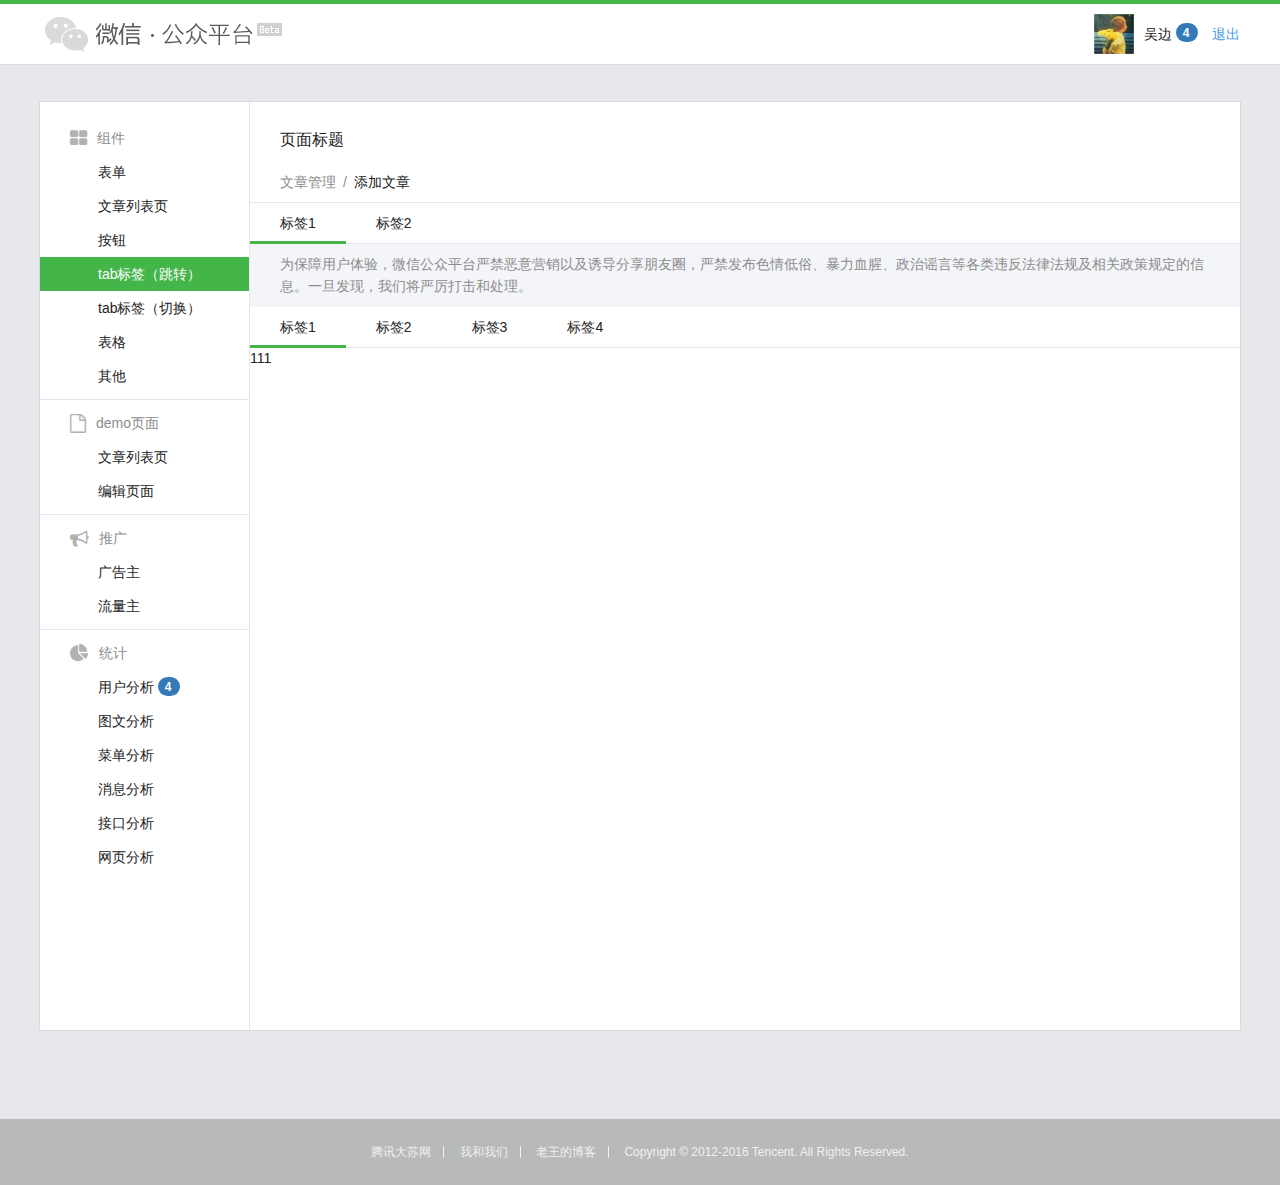
<file: index.html>
<!DOCTYPE html>
<html>
<head>
    <meta charset="utf-8">
    <meta http-equiv="X-UA-Compatible" content="IE=edge,chrome=1">
    <meta name="renderer" content="webkit">
    <title>管理后台</title>
    <link href="images/favicon.ico" rel="Shortcut Icon">
    <link rel="stylesheet" href="css/style.css">
    <link rel="stylesheet" href="css/font-awesome.min.css">
    <script src="js/jquery-1.7.1.min.js"></script>
    <script src="js/layer/layer.js"></script>
</head>
<body>
    <div class="header">
        <div class="header-wrap f-ma">
            <div class="logo f-oh f-fl">
                <a href=""><img src="images/logo.png" alt="logo" /></a>
            </div>
            <div class="user-info f-fr">
                <div class="user-avatar f-fl">
                    <img src="images/avatar.jpg" alt="avatar" />
                </div>
                <div class="user-name f-fl f-dt">
                    <p>吴边<span class="badge badge-primary">4</span></p>
                </div>
                <div class="user-action f-fl">
                    <a href="javascript:void(0)">退出</a>
                </div>
            </div>
        </div>
    </div>

    <div class="bd f-ma">
        <div class="container f-cb">
            <div class="sidebar">
                <div class="menu-box">
                    <dl class="menu no-extra">
                        <dt class="menu-title f-toe"><i class="fa fa-th-large fa-lg"></i>组件</dt>
                        <dd class="menu-item"><a href="form.html">表单</a></dd>
                        <dd class="menu-item"><a href="list.html">文章列表页</a></dd>
                        <dd class="menu-item"><a href="button.html">按钮</a></dd>
                        <dd class="menu-item selected"><a href="tab_link.html">tab标签（跳转）</a></dd>
                        <dd class="menu-item"><a href="tab.html">tab标签（切换）</a></dd>
                        <dd class="menu-item"><a href="table.html">表格</a></dd>
                        <dd class="menu-item"><a href="others.html">其他</a></dd>
                    </dl>
                    <dl class="menu">
                        <dt class="menu-title f-toe"><i class="fa fa-file-o fa-lg"></i>demo页面</dt>
                        <dd class="menu-item"><a href="article.html">文章列表页</a></dd>
                        <dd class="menu-item"><a href="edit.html">编辑页面</a></dd>
                    </dl>
                    <dl class="menu">
                        <dt class="menu-title f-toe"><i class="fa fa-bullhorn fa-lg"></i>推广</dt>
                        <dd class="menu-item"><a href="#">广告主</a></dd>
                        <dd class="menu-item"><a href="#">流量主</a></dd>
                    </dl>
                    <dl class="menu">
                        <dt class="menu-title f-toe"><i class="fa fa-pie-chart fa-lg"></i>统计</dt>
                        <dd class="menu-item"><a href="#">用户分析<span class="badge badge-primary">4</span></a></dd>
                        <dd class="menu-item"><a href="#">图文分析</a></dd>
                        <dd class="menu-item"><a href="#">菜单分析</a></dd>
                        <dd class="menu-item"><a href="#">消息分析</a></dd>
                        <dd class="menu-item"><a href="#">接口分析</a></dd>
                        <dd class="menu-item"><a href="#">网页分析</a></dd>
                    </dl>
                </div>
            </div>



<div class="main">
    <div class="page-title">
        <h2>页面标题</h2>
    </div>
    <!-- 面包屑导航 -->
    <div class="bread">
        <a href="#">文章管理</a>
        <span>/</span>
        添加文章
    </div>
    <!-- tab标签 -->
    <div class="link-tabs">
        <span class="link-tab selected">
            <a href="#">标签1</a>
        </span>
        <span class="link-tab">
            <a href="#">标签2</a>
        </span>
    </div>
    <!-- 提示信息区域 -->
    <div class="info-area">
        <p color>为保障用户体验，微信公众平台严禁恶意营销以及诱导分享朋友圈，严禁发布色情低俗、暴力血腥、政治谣言等各类违反法律法规及相关政策规定的信息。一旦发现，我们将严厉打击和处理。</p>
    </div>

    <div class="tab-group" data-role="tab-group">
        <div class="tab-wrap" data-role="tab-wrap">
            <span class="tab selected" data-role="tab">
                标签1
            </span>
            <span class="tab" data-role="tab">
                标签2
            </span>
            <span class="tab" data-role="tab">
                标签3
            </span>
            <span class="tab" data-role="tab">
                标签4
            </span>
        </div>
        <div class="tab-body" data-role="tab-body">
            <div class="tab-content active" data-role="tab-content">
                111
            </div>
            <div class="tab-content" data-role="tab-content">
                222
            </div>
            <div class="tab-content" data-role="tab-content">
                333
            </div>
            <div class="tab-content" data-role="tab-content">
                444
            </div>
        </div>
    </div>
</div>



        </div>
    </div>

    <div class="footer">
        <ul class="footer-link f-ma f-tac">
            <li><a href="#">腾讯大苏网</a></li>
            <li><a href="http://wohewomen.cn">我和我们</a></li>
            <li><a href="http://wangqiangblog.cn/">老王的博客</a></li>
            <p>Copyright © 2012-2016 Tencent. All Rights Reserved.</p>
        </ul>
    </div>
</body>
<script src="js/common.js"></script>
</html>
</file>
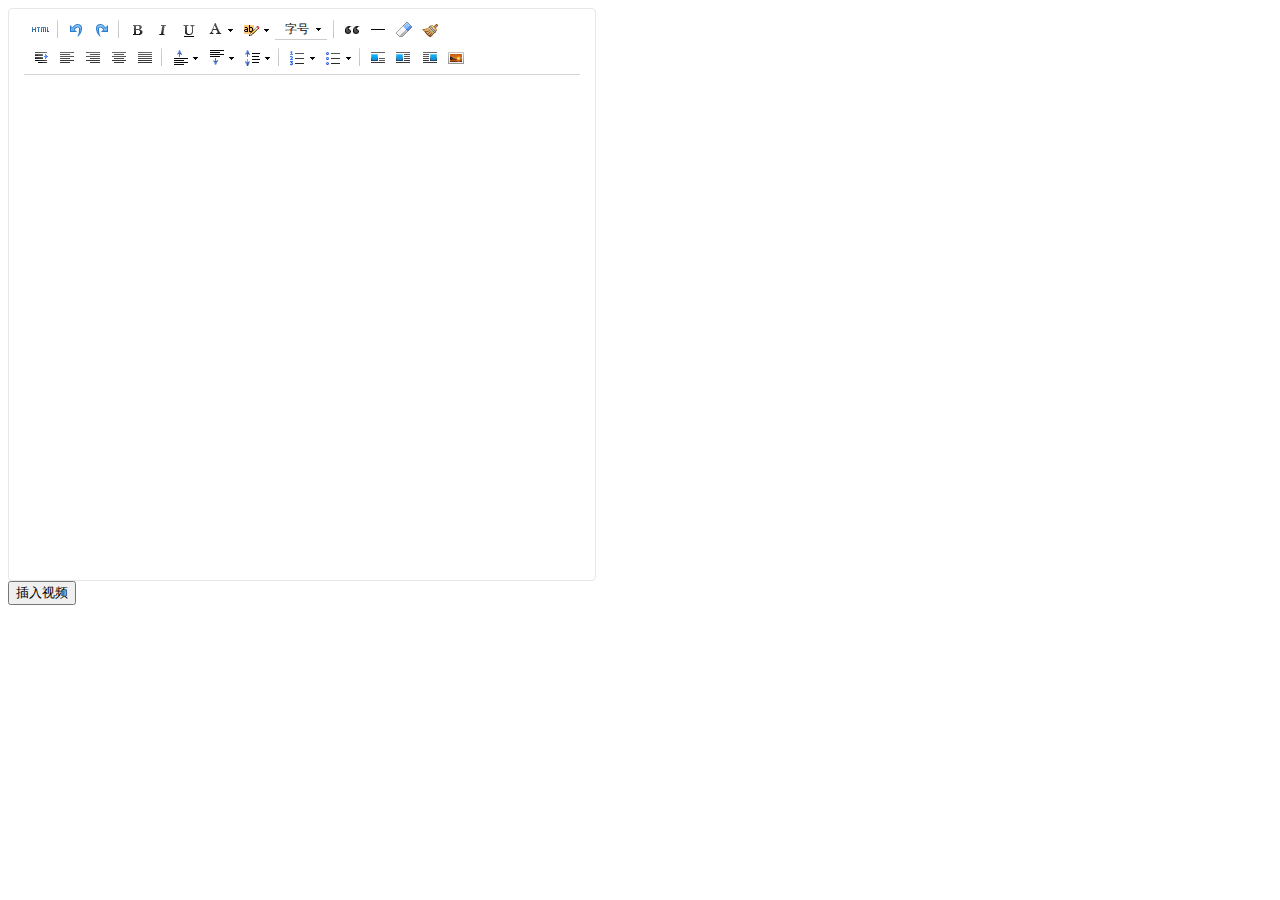
<file: js/ueditor/index.html>
<!DOCTYPE HTML PUBLIC "-//W3C//DTD HTML 4.01 Transitional//EN"
        "http://www.w3.org/TR/html4/loose.dtd">
<html>
<head>
    <title>完整demo</title>
    <meta http-equiv="Content-Type" content="text/html;charset=utf-8"/>
    <script type="text/javascript" charset="utf-8" src="ueditor.config.js"></script>
    <script type="text/javascript" charset="utf-8" src="ueditor.all.js"> </script>
    <!--建议手动加在语言，避免在ie下有时因为加载语言失败导致编辑器加载失败-->
    <!--这里加载的语言文件会覆盖你在配置项目里添加的语言类型，比如你在配置项目里配置的是英文，这里加载的中文，那最后就是中文-->
    <script type="text/javascript" charset="utf-8" src="lang/zh-cn/zh-cn.js"></script>

    <style type="text/css">
        div{
            width:100%;
        }
    </style>
</head>
<body>
<div>
    <script id="editor" type="text/plain" style="width:600px;height:500px;"></script>
</div>
<div id="btns">

    <div>
        <button onclick="insertHtml()" >插入视频</button>
    </div>

</div>

<script type="text/javascript">

    //实例化编辑器
    //建议使用工厂方法getEditor创建和引用编辑器实例，如果在某个闭包下引用该编辑器，直接调用UE.getEditor('editor')就能拿到相关的实例
    var ue = UE.getEditor('editor');


    function insertHtml() {
        var value = prompt('插入html代码', '');
        UE.getEditor('editor').execCommand('insertHtml', value)
    }
</script>
</body>
</html>
</file>
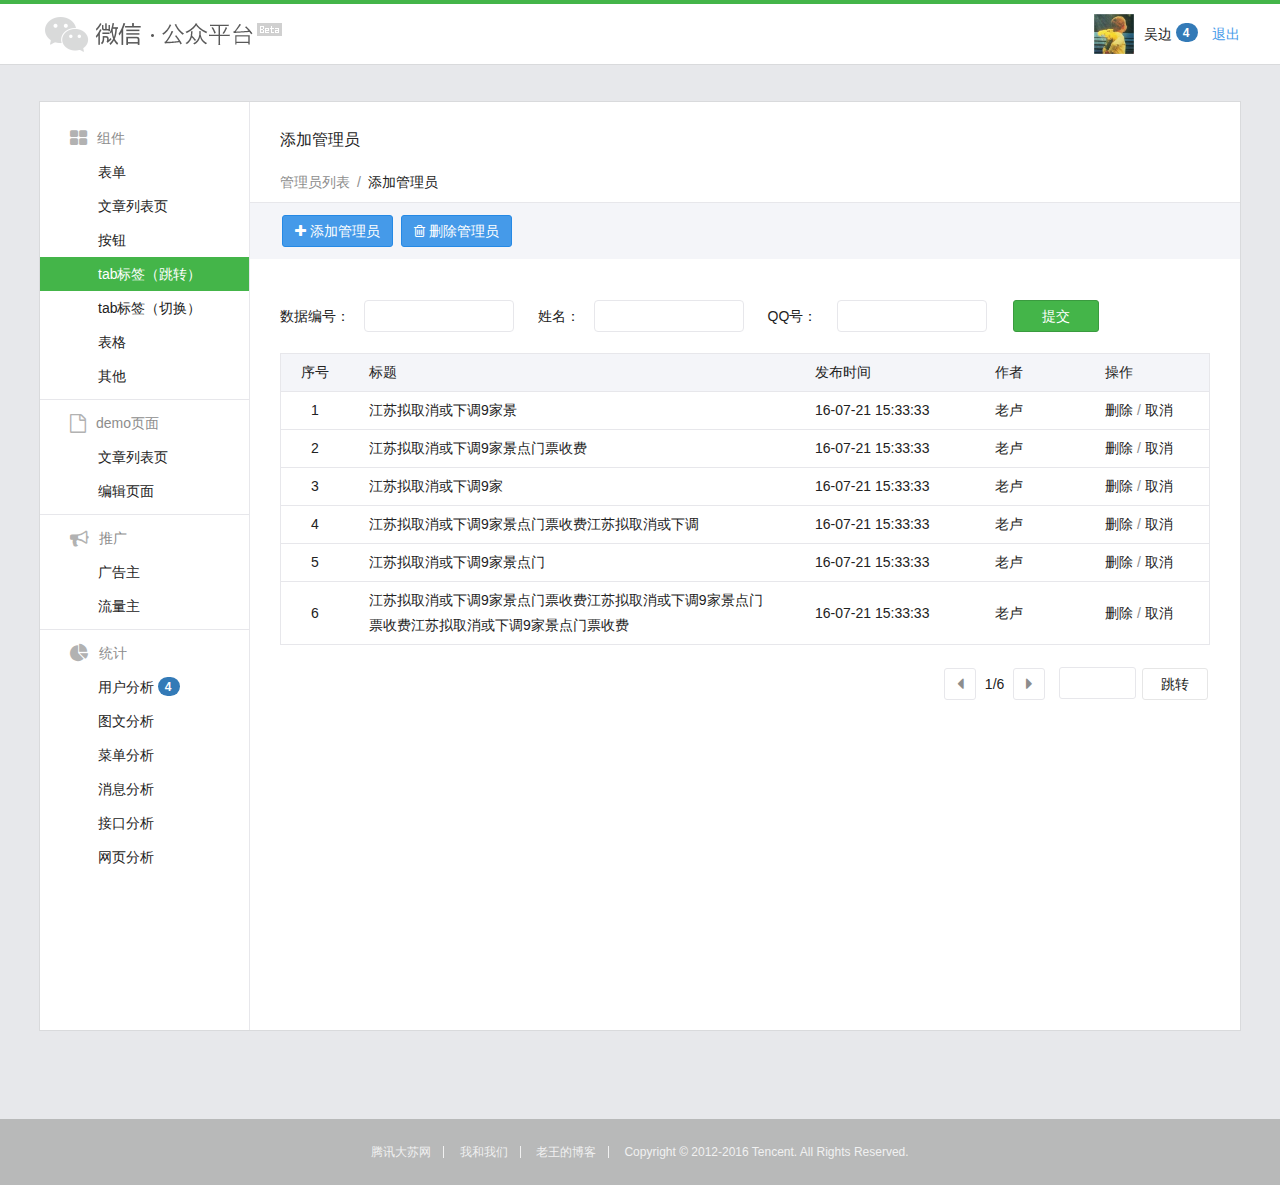
<file: article.html>
<!DOCTYPE html>
<html>
<head>
    <meta charset="utf-8">
    <meta http-equiv="X-UA-Compatible" content="IE=edge,chrome=1">
    <meta name="renderer" content="webkit">
    <title>管理后台</title>
    <link href="images/favicon.ico" rel="Shortcut Icon">
    <link rel="stylesheet" href="css/style.css">
    <link rel="stylesheet" href="css/font-awesome.min.css">
    <script src="js/jquery-1.7.1.min.js"></script>
    <script src="js/layer/layer.js"></script>
</head>
<body>
    <div class="header">
        <div class="header-wrap f-ma">
            <div class="logo f-oh f-fl">
                <a href=""><img src="images/logo.png" alt="logo" /></a>
            </div>
            <div class="user-info f-fr">
                <div class="user-avatar f-fl">
                    <img src="images/avatar.jpg" alt="avatar" />
                </div>
                <div class="user-name f-fl f-dt">
                    <p>吴边<span class="badge badge-primary">4</span></p>
                </div>
                <div class="user-action f-fl">
                    <a href="javascript:void(0)">退出</a>
                </div>
            </div>
        </div>
    </div>

    <div class="bd f-ma">
        <div class="container f-cb">
            <div class="sidebar">
                <div class="menu-box">
                    <dl class="menu no-extra">
                        <dt class="menu-title f-toe"><i class="fa fa-th-large fa-lg"></i>组件</dt>
                        <dd class="menu-item"><a href="form.html">表单</a></dd>
                        <dd class="menu-item"><a href="list.html">文章列表页</a></dd>
                        <dd class="menu-item"><a href="button.html">按钮</a></dd>
                        <dd class="menu-item selected"><a href="tab_link.html">tab标签（跳转）</a></dd>
                        <dd class="menu-item"><a href="tab.html">tab标签（切换）</a></dd>
                        <dd class="menu-item"><a href="table.html">表格</a></dd>
                        <dd class="menu-item"><a href="others.html">其他</a></dd>
                    </dl>
                    <dl class="menu">
                        <dt class="menu-title f-toe"><i class="fa fa-file-o fa-lg"></i>demo页面</dt>
                        <dd class="menu-item"><a href="article.html">文章列表页</a></dd>
                        <dd class="menu-item"><a href="edit.html">编辑页面</a></dd>
                    </dl>
                    <dl class="menu">
                        <dt class="menu-title f-toe"><i class="fa fa-bullhorn fa-lg"></i>推广</dt>
                        <dd class="menu-item"><a href="#">广告主</a></dd>
                        <dd class="menu-item"><a href="#">流量主</a></dd>
                    </dl>
                    <dl class="menu">
                        <dt class="menu-title f-toe"><i class="fa fa-pie-chart fa-lg"></i>统计</dt>
                        <dd class="menu-item"><a href="#">用户分析<span class="badge badge-primary">4</span></a></dd>
                        <dd class="menu-item"><a href="#">图文分析</a></dd>
                        <dd class="menu-item"><a href="#">菜单分析</a></dd>
                        <dd class="menu-item"><a href="#">消息分析</a></dd>
                        <dd class="menu-item"><a href="#">接口分析</a></dd>
                        <dd class="menu-item"><a href="#">网页分析</a></dd>
                    </dl>
                </div>
            </div>


<div class="main">
    <div class="page-title">
        <h2>添加管理员</h2>
    </div>

    <div class="bread">
        <a href="#">管理员列表</a>
        <span>/</span>
        添加管理员
    </div>

    <!-- 提示信息区域 -->
    <div class="info-area">
        <a href="#" class="btn btn-info"><i class="fa fa-plus"></i> 添加管理员</a>
        <a href="#" class="btn btn-info"><i class="fa fa-trash-o"></i> 删除管理员</a>
    </div>


    <div class="main-bd">
        <div class="form-block">
            <div class="form-group">
                <label for="" class="form-label f-w5">数据编号：</label>
                <span class="form-input-box size-small">
                    <input type="text" />
                </span>
            </div>
            <div class="form-group">
                <label for="" class="form-label f-w3">姓名：</label>
                <span class="form-input-box size-small">
                    <input type="text" />
                </span>
            </div>
            <div class="form-group">
                <label for="" class="form-label f-w4">QQ号：</label>
                <span class="form-input-box size-small">
                    <input type="text" />
                </span>
            </div>
            <button class="btn btn-default">提交</button>
        </div>

        <div class="table-wrap">
            <table class="table table-border" cellspacing="0">
                <thead>
                    <tr>
                        <th class="f-w2 f-tac">序号</th>
                        <th>标题</th>
                        <th class="f-w10">发布时间</th>
                        <th class="f-w5">作者</th>
                        <th class="f-w6">操作</th>
                    </tr>
                </thead>
                <tbody>
                    <tr>
                        <td class="f-tac">1</td>
                        <td>江苏拟取消或下调9家景</td>
                        <td>16-07-21 15:33:33</td>
                        <td>老卢</td>
                        <td>
                            <a href="#">删除</a>
                            <span class="divider">/</span>
                            <a href="#">取消</a>
                        </td>
                    </tr>
                    <tr>
                        <td class="f-tac">2</td>
                        <td>江苏拟取消或下调9家景点门票收费</td>
                        <td>16-07-21 15:33:33</td>
                        <td>老卢</td>
                        <td>
                            <a href="#">删除</a>
                            <span class="divider">/</span>
                            <a href="#">取消</a>
                        </td>
                    </tr>
                    <tr>
                        <td class="f-tac">3</td>
                        <td>江苏拟取消或下调9家</td>
                        <td>16-07-21 15:33:33</td>
                        <td>老卢</td>
                        <td>
                            <a href="#">删除</a>
                            <span class="divider">/</span>
                            <a href="#">取消</a>
                        </td>
                    </tr>
                    <tr>
                        <td class="f-tac">4</td>
                        <td>江苏拟取消或下调9家景点门票收费江苏拟取消或下调</td>
                        <td>16-07-21 15:33:33</td>
                        <td>老卢</td>
                        <td>
                            <a href="#">删除</a>
                            <span class="divider">/</span>
                            <a href="#">取消</a>
                        </td>
                    </tr>
                    <tr>
                        <td class="f-tac">5</td>
                        <td>江苏拟取消或下调9家景点门</td>
                        <td>16-07-21 15:33:33</td>
                        <td>老卢</td>
                        <td>
                            <a href="#">删除</a>
                            <span class="divider">/</span>
                            <a href="#">取消</a>
                        </td>
                    </tr>
                    <tr>
                        <td class="f-tac">6</td>
                        <td>江苏拟取消或下调9家景点门票收费江苏拟取消或下调9家景点门票收费江苏拟取消或下调9家景点门票收费</td>
                        <td>16-07-21 15:33:33</td>
                        <td>老卢</td>
                        <td>
                            <a href="#">删除</a>
                            <span class="divider">/</span>
                            <a href="#">取消</a>
                        </td>
                    </tr>
                </tbody>
            </table>
        </div>

        <div class="page-wrap f-tar">
            <div class="page-con">
                <span class="page-nav-area">
                    <a href="javascript:void(0);" class="page-prev"><i class="fa fa-caret-left"></i></a>
                    <span class="page-num">1/6</span>
                    <a href="javascript:void(0);" class="page-next"><i class="fa fa-caret-right"></i></a>
                </span>
                <span class="page-go-area">
                    <input type="text" />
                    <a href="javascript:void(0)" class="btn btn-short">跳转</a>
                </span>
            </div>
        </div>
    </div>
</div>

        </div>
    </div>

    <div class="footer">
        <ul class="footer-link f-ma f-tac">
            <li><a href="#">腾讯大苏网</a></li>
            <li><a href="http://wohewomen.cn">我和我们</a></li>
            <li><a href="http://wangqiangblog.cn/">老王的博客</a></li>
            <p>Copyright © 2012-2016 Tencent. All Rights Reserved.</p>
        </ul>
    </div>
</body>
<script src="js/common.js"></script>
</html>
</file>
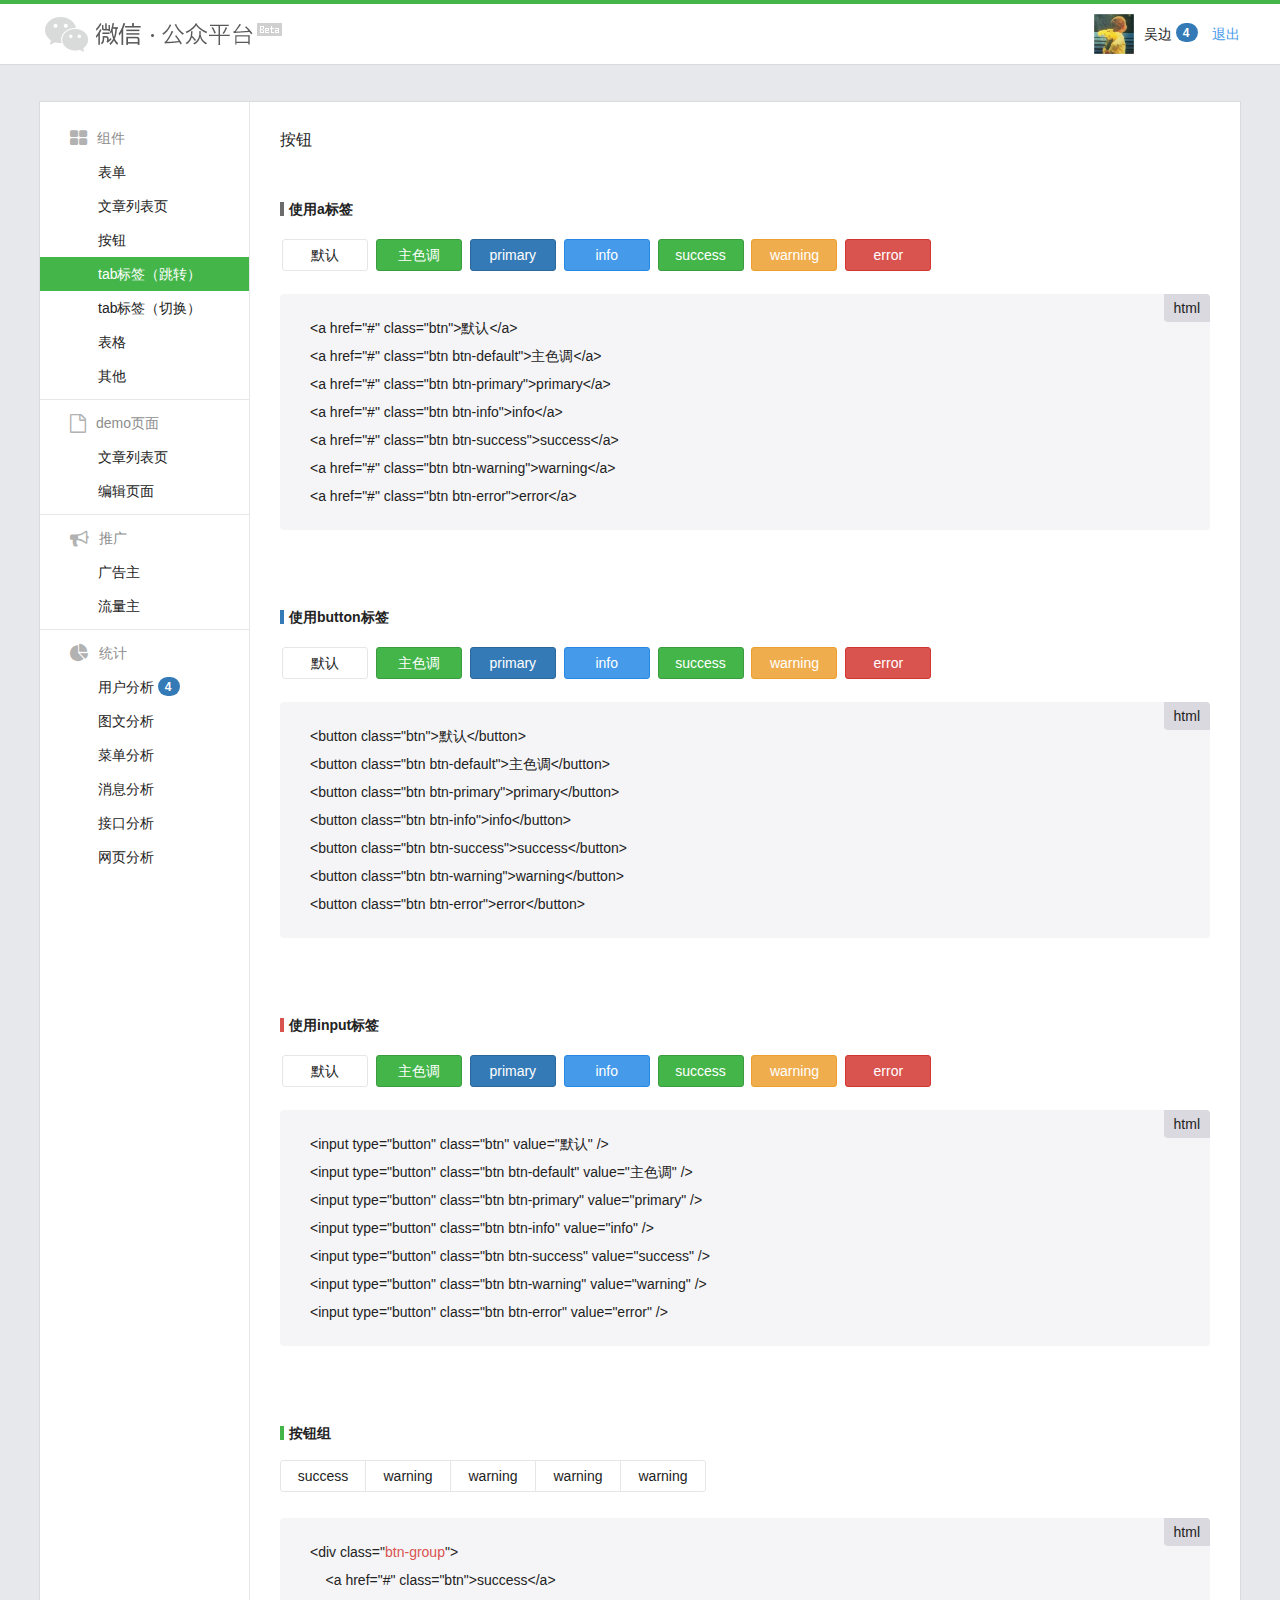
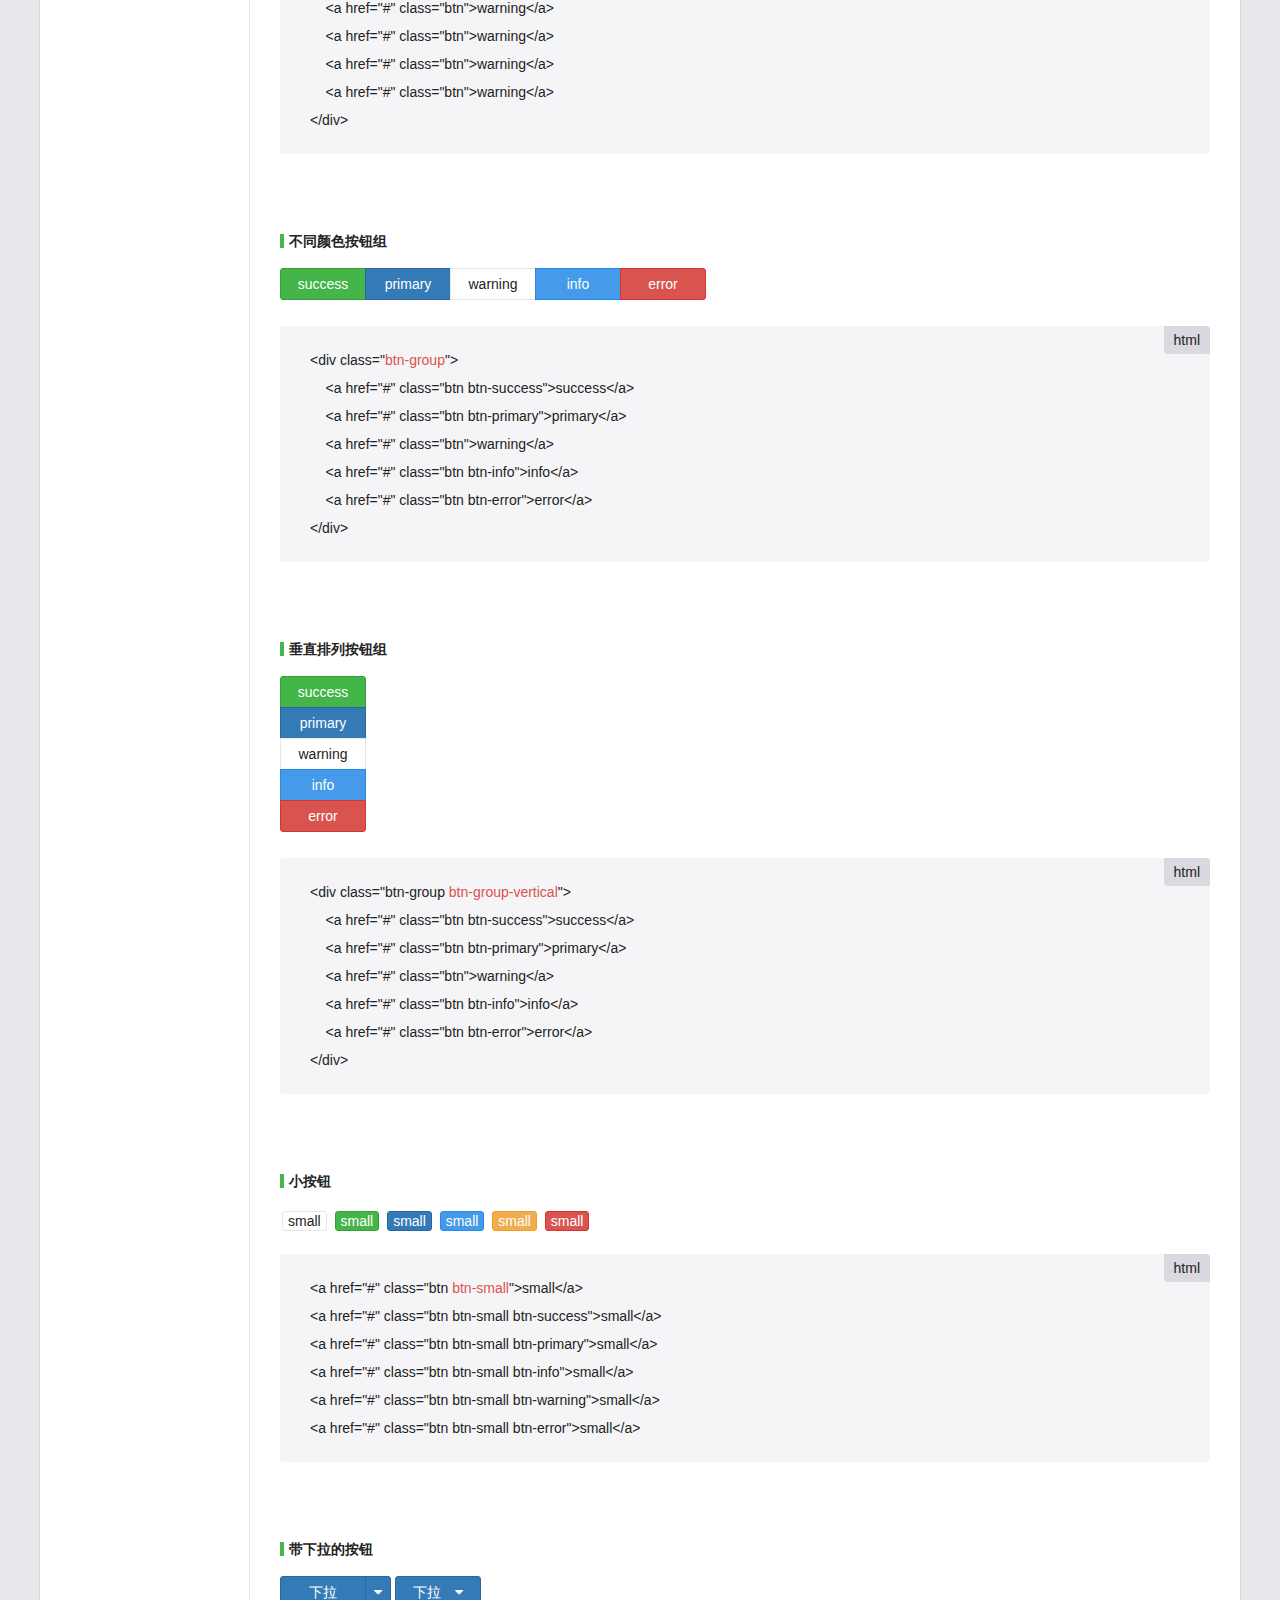
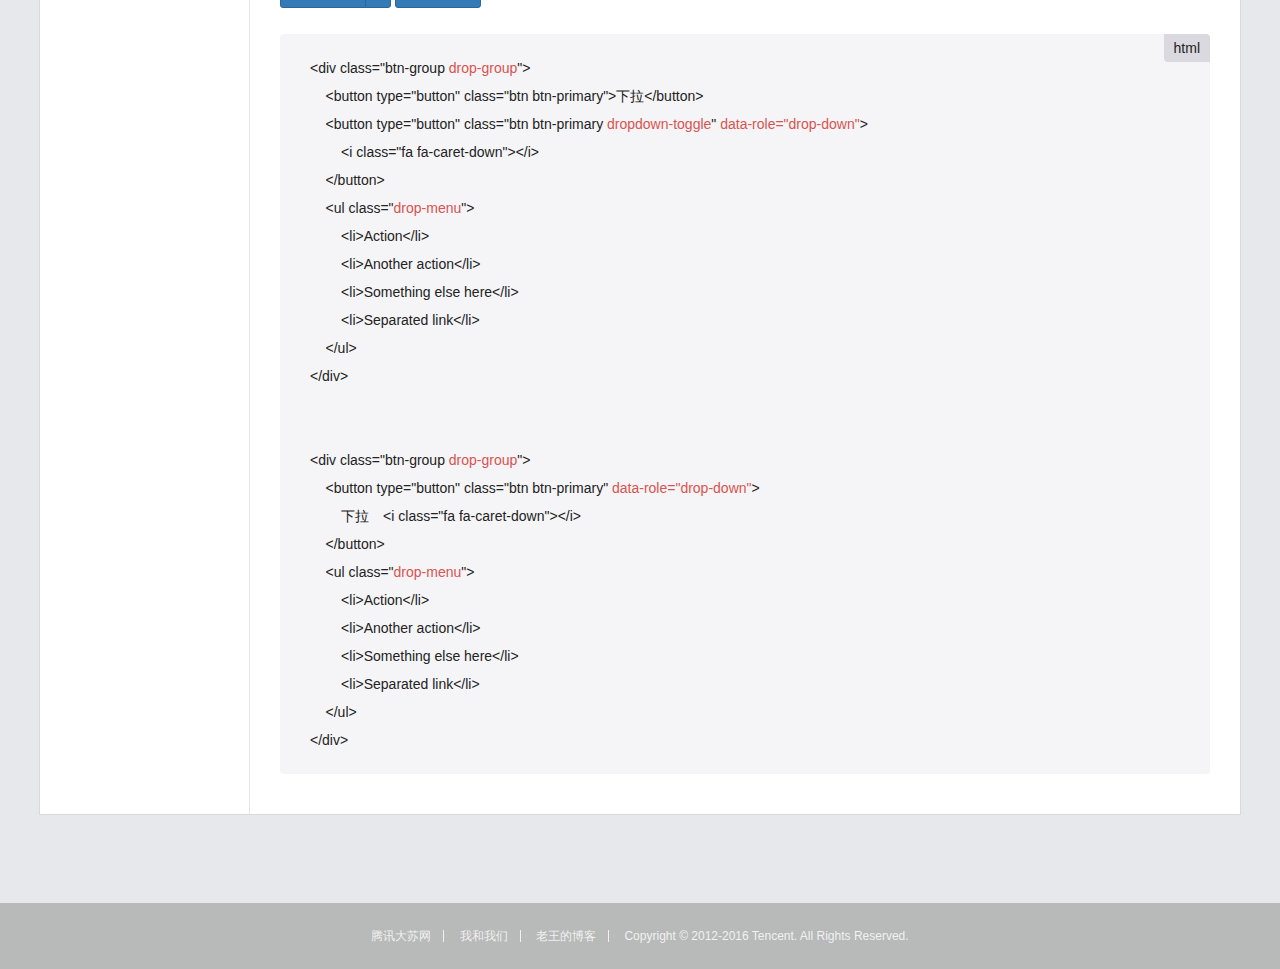
<file: button.html>
<!DOCTYPE html>
<html>
<head>
    <meta charset="utf-8">
    <meta http-equiv="X-UA-Compatible" content="IE=edge,chrome=1">
    <meta name="renderer" content="webkit">
    <title>管理后台</title>
    <link href="images/favicon.ico" rel="Shortcut Icon">
    <link rel="stylesheet" href="css/style.css">
    <link rel="stylesheet" href="css/font-awesome.min.css">
    <script src="js/jquery-1.7.1.min.js"></script>
    <script src="js/layer/layer.js"></script>
</head>
<body>
    <div class="header">
        <div class="header-wrap f-ma">
            <div class="logo f-oh f-fl">
                <a href=""><img src="images/logo.png" alt="logo" /></a>
            </div>
            <div class="user-info f-fr">
                <div class="user-avatar f-fl">
                    <img src="images/avatar.jpg" alt="avatar" />
                </div>
                <div class="user-name f-fl f-dt">
                    <p>吴边<span class="badge badge-primary">4</span></p>
                </div>
                <div class="user-action f-fl">
                    <a href="javascript:void(0)">退出</a>
                </div>
            </div>
        </div>
    </div>

    <div class="bd f-ma">
        <div class="container f-cb">
            <div class="sidebar">
                <div class="menu-box">
                    <dl class="menu no-extra">
                        <dt class="menu-title f-toe"><i class="fa fa-th-large fa-lg"></i>组件</dt>
                        <dd class="menu-item"><a href="form.html">表单</a></dd>
                        <dd class="menu-item"><a href="list.html">文章列表页</a></dd>
                        <dd class="menu-item"><a href="button.html">按钮</a></dd>
                        <dd class="menu-item selected"><a href="tab_link.html">tab标签（跳转）</a></dd>
                        <dd class="menu-item"><a href="tab.html">tab标签（切换）</a></dd>
                        <dd class="menu-item"><a href="table.html">表格</a></dd>
                        <dd class="menu-item"><a href="others.html">其他</a></dd>
                    </dl>
                    <dl class="menu">
                        <dt class="menu-title f-toe"><i class="fa fa-file-o fa-lg"></i>demo页面</dt>
                        <dd class="menu-item"><a href="article.html">文章列表页</a></dd>
                        <dd class="menu-item"><a href="edit.html">编辑页面</a></dd>
                    </dl>
                    <dl class="menu">
                        <dt class="menu-title f-toe"><i class="fa fa-bullhorn fa-lg"></i>推广</dt>
                        <dd class="menu-item"><a href="#">广告主</a></dd>
                        <dd class="menu-item"><a href="#">流量主</a></dd>
                    </dl>
                    <dl class="menu">
                        <dt class="menu-title f-toe"><i class="fa fa-pie-chart fa-lg"></i>统计</dt>
                        <dd class="menu-item"><a href="#">用户分析<span class="badge badge-primary">4</span></a></dd>
                        <dd class="menu-item"><a href="#">图文分析</a></dd>
                        <dd class="menu-item"><a href="#">菜单分析</a></dd>
                        <dd class="menu-item"><a href="#">消息分析</a></dd>
                        <dd class="menu-item"><a href="#">接口分析</a></dd>
                        <dd class="menu-item"><a href="#">网页分析</a></dd>
                    </dl>
                </div>
            </div>


<div class="main">
    <div class="page-title">
        <h2>按钮</h2>
    </div>


    <div class="main-bd">
        <div class="sub-title">
            <h2>使用a标签</h2>
        </div>
        <a href="#" class="btn">默认</a>
        <a href="#" class="btn btn-default">主色调</a>
        <a href="#" class="btn btn-primary">primary</a>
        <a href="#" class="btn btn-info">info</a>
        <a href="#" class="btn btn-success">success</a>
        <a href="#" class="btn btn-warning">warning</a>
        <a href="#" class="btn btn-error">error</a>

        <pre>
&lt;a href="#" class="btn">默认&lt;/a&gt;
&lt;a href="#" class="btn btn-default"&gt;主色调&lt;/a&gt;
&lt;a href="#" class="btn btn-primary"&gt;primary&lt;/a&gt;
&lt;a href="#" class="btn btn-info"&gt;info&lt;/a&gt;
&lt;a href="#" class="btn btn-success"&gt;success&lt;/a&gt;
&lt;a href="#" class="btn btn-warning"&gt;warning&lt;/a&gt;
&lt;a href="#" class="btn btn-error"&gt;error&lt;/a&gt;
<span class="code-type">html</span></pre>


    </div>
    <div class="main-bd">
        <div class="sub-title sub-title-primary">
            <h2>使用button标签</h2>
        </div>
        <button class="btn">默认</button>
        <button class="btn btn-default">主色调</button>
        <button class="btn btn-primary">primary</button>
        <button class="btn btn-info">info</button>
        <button class="btn btn-success">success</button>
        <button class="btn btn-warning">warning</button>
        <button class="btn btn-error">error</button>

        <pre>
&lt;button class="btn">默认&lt;/button&gt;
&lt;button class="btn btn-default"&gt;主色调&lt;/button&gt;
&lt;button class="btn btn-primary"&gt;primary&lt;/button&gt;
&lt;button class="btn btn-info"&gt;info&lt;/button&gt;
&lt;button class="btn btn-success"&gt;success&lt;/button&gt;
&lt;button class="btn btn-warning"&gt;warning&lt;/button&gt;
&lt;button class="btn btn-error"&gt;error&lt;/button&gt;
<span class="code-type">html</span></pre>
    </div>
    <div class="main-bd">
        <div class="sub-title sub-title-error">
            <h2>使用input标签</h2>
        </div>
        <input type="button" class="btn" value="默认" />
        <input type="button" class="btn btn-default" value="主色调" />
        <input type="button" class="btn btn-primary" value="primary" />
        <input type="button" class="btn btn-info" value="info" />
        <input type="button" class="btn btn-success" value="success" />
        <input type="button" class="btn btn-warning" value="warning" />
        <input type="button" class="btn btn-error" value="error" />

        <pre>
&lt;input type="button" class="btn" value="默认" /&gt;
&lt;input type="button" class="btn btn-default" value="主色调" /&gt;
&lt;input type="button" class="btn btn-primary" value="primary" /&gt;
&lt;input type="button" class="btn btn-info" value="info" /&gt;
&lt;input type="button" class="btn btn-success" value="success" /&gt;
&lt;input type="button" class="btn btn-warning" value="warning" /&gt;
&lt;input type="button" class="btn btn-error" value="error" /&gt;
<span class="code-type">html</span></pre>

    </div>

    <div class="main-bd">
        <div class="sub-title sub-title-success">
            <h2>按钮组</h2>
        </div>

        <div class="btn-group">
            <a href="#" class="btn">success</a>
            <a href="#" class="btn">warning</a>
            <a href="#" class="btn">warning</a>
            <a href="#" class="btn">warning</a>
            <a href="#" class="btn">warning</a>
        </div>

        <pre>
&lt;div class="<font class="c-error">btn-group</font>"&gt;
    &lt;a href="#" class="btn"&gt;success&lt;/a&gt;
    &lt;a href="#" class="btn"&gt;warning&lt;/a&gt;
    &lt;a href="#" class="btn"&gt;warning&lt;/a&gt;
    &lt;a href="#" class="btn"&gt;warning&lt;/a&gt;
    &lt;a href="#" class="btn"&gt;warning&lt;/a&gt;
&lt;/div&gt;
<span class="code-type">html</span></pre>
    </div>

    <div class="main-bd">
        <div class="sub-title sub-title-success">
            <h2>不同颜色按钮组</h2>
        </div>

        <div class="btn-group">
            <a href="#" class="btn btn-success">success</a>
            <a href="#" class="btn btn-primary">primary</a>
            <a href="#" class="btn">warning</a>
            <a href="#" class="btn btn-info">info</a>
            <a href="#" class="btn btn-error">error</a>
        </div>

        <pre>
&lt;div class="<font class="c-error">btn-group</font>"&gt;
    &lt;a href="#" class="btn btn-success"&gt;success&lt;/a&gt;
    &lt;a href="#" class="btn btn-primary"&gt;primary&lt;/a&gt;
    &lt;a href="#" class="btn"&gt;warning&lt;/a&gt;
    &lt;a href="#" class="btn btn-info"&gt;info&lt;/a&gt;
    &lt;a href="#" class="btn btn-error"&gt;error&lt;/a&gt;
&lt;/div&gt;
<span class="code-type">html</span></pre>

    </div>

    <div class="main-bd">
        <div class="sub-title sub-title-success">
            <h2>垂直排列按钮组</h2>
        </div>

        <div class="btn-group btn-group-vertical">
            <a href="#" class="btn btn-success">success</a>
            <a href="#" class="btn btn-primary">primary</a>
            <a href="#" class="btn">warning</a>
            <a href="#" class="btn btn-info">info</a>
            <a href="#" class="btn btn-error">error</a>
        </div>

        <pre>
&lt;div class="btn-group <font class="c-error">btn-group-vertical</font>"&gt;
    &lt;a href="#" class="btn btn-success"&gt;success&lt;/a&gt;
    &lt;a href="#" class="btn btn-primary"&gt;primary&lt;/a&gt;
    &lt;a href="#" class="btn"&gt;warning&lt;/a&gt;
    &lt;a href="#" class="btn btn-info"&gt;info&lt;/a&gt;
    &lt;a href="#" class="btn btn-error"&gt;error&lt;/a&gt;
&lt;/div&gt;
<span class="code-type">html</span></pre>
    </div>

    <div class="main-bd">
        <div class="sub-title sub-title-success">
            <h2>小按钮</h2>
        </div>

        <a href="#" class="btn btn-small">small</a>
        <a href="#" class="btn btn-small btn-success">small</a>
        <a href="#" class="btn btn-small btn-primary">small</a>
        <a href="#" class="btn btn-small btn-info">small</a>
        <a href="#" class="btn btn-small btn-warning">small</a>
        <a href="#" class="btn btn-small btn-error">small</a>

        <pre>
&lt;a href="#" class="btn <font class="c-error">btn-small</font>"&gt;small&lt;/a&gt;
&lt;a href="#" class="btn btn-small btn-success"&gt;small&lt;/a&gt;
&lt;a href="#" class="btn btn-small btn-primary"&gt;small&lt;/a&gt;
&lt;a href="#" class="btn btn-small btn-info"&gt;small&lt;/a&gt;
&lt;a href="#" class="btn btn-small btn-warning"&gt;small&lt;/a&gt;
&lt;a href="#" class="btn btn-small btn-error"&gt;small&lt;/a&gt;
<span class="code-type">html</span></pre>
    </div>

    <div class="main-bd">
        <div class="sub-title sub-title-success">
            <h2>带下拉的按钮</h2>
        </div>

        <div class="btn-group drop-group">
            <button type="button" class="btn btn-primary">下拉</button>
            <button type="button" class="btn btn-primary dropdown-toggle" data-role="drop-down">
                <i class="fa fa-caret-down"></i>
            </button>
            <ul class="drop-menu">
                <li>Action</li>
                <li>Another action</li>
                <li>Something else here</li>
                <li>Separated link</li>
            </ul>
        </div>
        <div class="btn-group drop-group">
            <button type="button" class="btn btn-primary" data-role="drop-down">
                下拉　<i class="fa fa-caret-down"></i>
            </button>
            <ul class="drop-menu">
                <li>Action</li>
                <li>Another action</li>
                <li>Something else here</li>
                <li>Separated link</li>
            </ul>
        </div>

        <pre>
&lt;div class="btn-group <font class="c-error">drop-group</font>"&gt;
    &lt;button type="button" class="btn btn-primary"&gt;下拉&lt;/button&gt;
    &lt;button type="button" class="btn btn-primary <font class="c-error">dropdown-toggle</font>" <font class="c-error">data-role="drop-down"</font>&gt;
        &lt;i class="fa fa-caret-down"&gt;&lt;/i&gt;
    &lt;/button&gt;
    &lt;ul class="<font class="c-error">drop-menu</font>"&gt;
        &lt;li&gt;Action&lt;/li&gt;
        &lt;li&gt;Another action&lt;/li&gt;
        &lt;li&gt;Something else here&lt;/li&gt;
        &lt;li&gt;Separated link&lt;/li&gt;
    &lt;/ul&gt;
&lt;/div&gt;


&lt;div class="btn-group <font class="c-error">drop-group</font>"&gt;
    &lt;button type="button" class="btn btn-primary" <font class="c-error">data-role="drop-down"</font>&gt;
        下拉　&lt;i class="fa fa-caret-down"&gt;&lt;/i&gt;
    &lt;/button&gt;
    &lt;ul class="<font class="c-error">drop-menu</font>"&gt;
        &lt;li&gt;Action&lt;/li&gt;
        &lt;li&gt;Another action&lt;/li&gt;
        &lt;li&gt;Something else here&lt;/li&gt;
        &lt;li&gt;Separated link&lt;/li&gt;
    &lt;/ul&gt;
&lt;/div&gt;
<span class="code-type">html</span></pre>

    </div>
</div>

        </div>
    </div>

    <div class="footer">
        <ul class="footer-link f-ma f-tac">
            <li><a href="#">腾讯大苏网</a></li>
            <li><a href="http://wohewomen.cn">我和我们</a></li>
            <li><a href="http://wangqiangblog.cn/">老王的博客</a></li>
            <p>Copyright © 2012-2016 Tencent. All Rights Reserved.</p>
        </ul>
    </div>
</body>
<script src="js/common.js"></script>
</html>
</file>
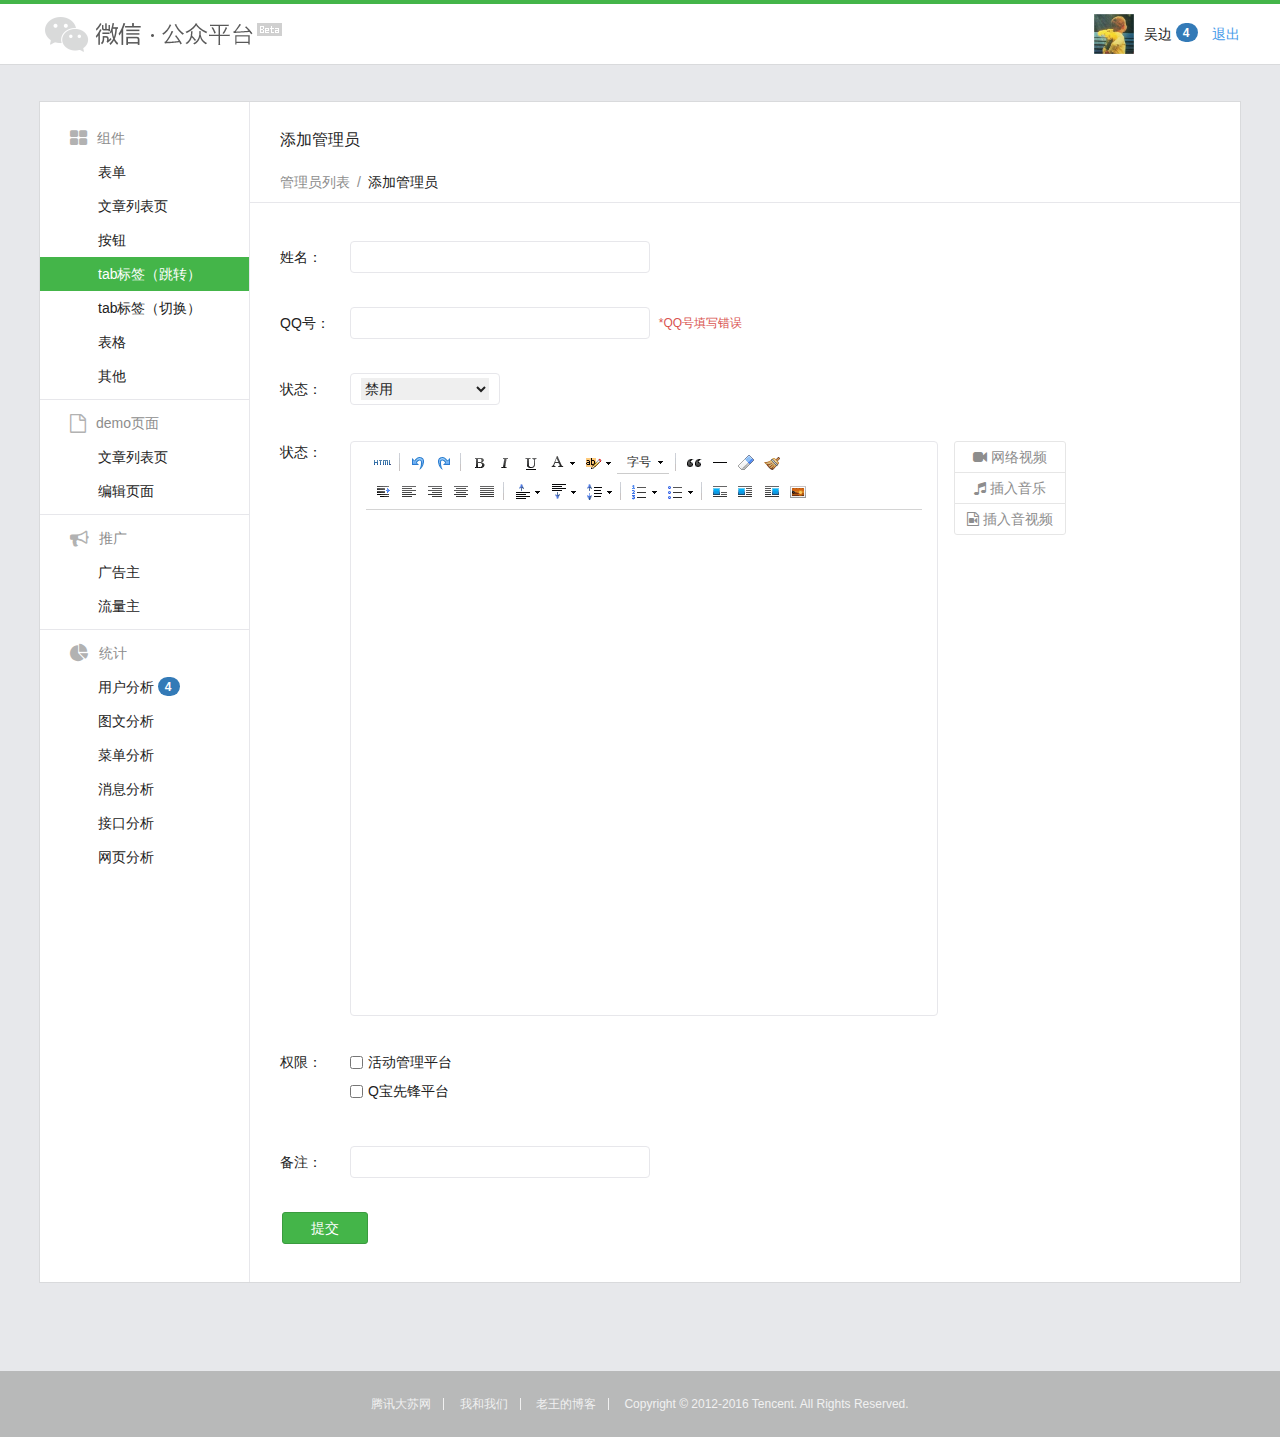
<file: edit.html>
<!DOCTYPE html>
<html>
<head>
    <meta charset="utf-8">
    <meta http-equiv="X-UA-Compatible" content="IE=edge,chrome=1">
    <meta name="renderer" content="webkit">
    <title>管理后台</title>
    <link href="images/favicon.ico" rel="Shortcut Icon">
    <link rel="stylesheet" href="css/style.css">
    <link rel="stylesheet" href="css/font-awesome.min.css">
    <script src="js/jquery-1.7.1.min.js"></script>
    <script src="js/layer/layer.js"></script>
</head>
<body>
    <div class="header">
        <div class="header-wrap f-ma">
            <div class="logo f-oh f-fl">
                <a href=""><img src="images/logo.png" alt="logo" /></a>
            </div>
            <div class="user-info f-fr">
                <div class="user-avatar f-fl">
                    <img src="images/avatar.jpg" alt="avatar" />
                </div>
                <div class="user-name f-fl f-dt">
                    <p>吴边<span class="badge badge-primary">4</span></p>
                </div>
                <div class="user-action f-fl">
                    <a href="javascript:void(0)">退出</a>
                </div>
            </div>
        </div>
    </div>

    <div class="bd f-ma">
        <div class="container f-cb">
            <div class="sidebar">
                <div class="menu-box">
                    <dl class="menu no-extra">
                        <dt class="menu-title f-toe"><i class="fa fa-th-large fa-lg"></i>组件</dt>
                        <dd class="menu-item"><a href="form.html">表单</a></dd>
                        <dd class="menu-item"><a href="list.html">文章列表页</a></dd>
                        <dd class="menu-item"><a href="button.html">按钮</a></dd>
                        <dd class="menu-item selected"><a href="tab_link.html">tab标签（跳转）</a></dd>
                        <dd class="menu-item"><a href="tab.html">tab标签（切换）</a></dd>
                        <dd class="menu-item"><a href="table.html">表格</a></dd>
                        <dd class="menu-item"><a href="others.html">其他</a></dd>
                    </dl>
                    <dl class="menu">
                        <dt class="menu-title f-toe"><i class="fa fa-file-o fa-lg"></i>demo页面</dt>
                        <dd class="menu-item"><a href="article.html">文章列表页</a></dd>
                        <dd class="menu-item"><a href="edit.html">编辑页面</a></dd>
                    </dl>
                    <dl class="menu">
                        <dt class="menu-title f-toe"><i class="fa fa-bullhorn fa-lg"></i>推广</dt>
                        <dd class="menu-item"><a href="#">广告主</a></dd>
                        <dd class="menu-item"><a href="#">流量主</a></dd>
                    </dl>
                    <dl class="menu">
                        <dt class="menu-title f-toe"><i class="fa fa-pie-chart fa-lg"></i>统计</dt>
                        <dd class="menu-item"><a href="#">用户分析<span class="badge badge-primary">4</span></a></dd>
                        <dd class="menu-item"><a href="#">图文分析</a></dd>
                        <dd class="menu-item"><a href="#">菜单分析</a></dd>
                        <dd class="menu-item"><a href="#">消息分析</a></dd>
                        <dd class="menu-item"><a href="#">接口分析</a></dd>
                        <dd class="menu-item"><a href="#">网页分析</a></dd>
                    </dl>
                </div>
            </div>


<div class="main">
    <div class="page-title">
        <h2>添加管理员</h2>
    </div>

    <div class="bread">
        <a href="#">管理员列表</a>
        <span>/</span>
        添加管理员
    </div>

    <div class="main-bd">
        <div class="form-block">
            <label for="" class="form-label f-w4">姓名：</label>
            <span class="form-input-box">
                <input type="text" value="" />
                <div class="form-tips c-error"></div>
            </span>
        </div>
        <div class="form-block">
            <label for="" class="form-label f-w4">QQ号：</label>
            <span class="form-input-box">
                <input type="text" value="" />
                <div class="form-tips c-error">*QQ号填写错误</div>
            </span>
        </div>
        <div class="form-block">
            <label for="" class="form-label f-w4">状态：</label>
            <span class="form-select-box size-small">
                <select name="" id="">
                    <option value="1">禁用</option>
                    <option value="2">启用</option>
                </select>
            </span>
        </div>
        <script type="text/javascript" charset="utf-8" src="js/ueditor/ueditor.config.js"></script>
        <script type="text/javascript" charset="utf-8" src="js/ueditor/ueditor.all.js"> </script>
        <!--建议手动加在语言，避免在ie下有时因为加载语言失败导致编辑器加载失败-->
        <!--这里加载的语言文件会覆盖你在配置项目里添加的语言类型，比如你在配置项目里配置的是英文，这里加载的中文，那最后就是中文-->
        <script type="text/javascript" charset="utf-8" src="js/ueditor/lang/zh-cn/zh-cn.js"></script>
        <div class="form-block">
            <label for="" class="form-label f-w4">状态：</label>
            <span class="form-textarea-box size-small">
                <script id="editor" type="text/plain" style="width:600px;height:500px;"></script>
            </span>
            <span class="form-textarea-box size-small">
                <div class="btn-group btn-group-vertical">
                    <a href="javascript:insertHtml();" class="btn c-gray"><i class="fa fa-video-camera"></i> 网络视频</a>
                    <a href="javascript:openMusic();" class="btn c-gray"><i class="fa fa-music"></i> 插入音乐</a>
                    <a href="javascript:insertVideo();" class="btn c-gray"><i class="fa fa-file-video-o"></i> 插入音视频</a>
                </div>
            </span>
        </div>
        <div class="form-block">
            <label for="" class="form-label f-vat f-w4">权限：</label>
            <span class="form-radio-check-box form-vertical">
                <label for="checkbox1">
                    <input type="checkbox" name="checkbox" id="checkbox1" />活动管理平台
                </label>
                <label for="checkbox2">
                    <input type="checkbox" name="checkbox" id="checkbox2" />Q宝先锋平台
                </label>
            </span>
        </div>
        <div class="form-block">
            <label for="" class="form-label f-w4">备注：</label>
            <span class="form-input-box">
                <input type="text" value="" />
                <div class="form-tips c-error"></div>
            </span>
        </div>

        <div class="main-block">
            <button class="btn btn-default">提交</button>
        </div>
    </div>
</div>

<script type="text/javascript">

    var ue = UE.getEditor('editor');

</script>

        </div>
    </div>

    <div class="footer">
        <ul class="footer-link f-ma f-tac">
            <li><a href="#">腾讯大苏网</a></li>
            <li><a href="http://wohewomen.cn">我和我们</a></li>
            <li><a href="http://wangqiangblog.cn/">老王的博客</a></li>
            <p>Copyright © 2012-2016 Tencent. All Rights Reserved.</p>
        </ul>
    </div>
</body>
<script src="js/common.js"></script>
</html>
</file>
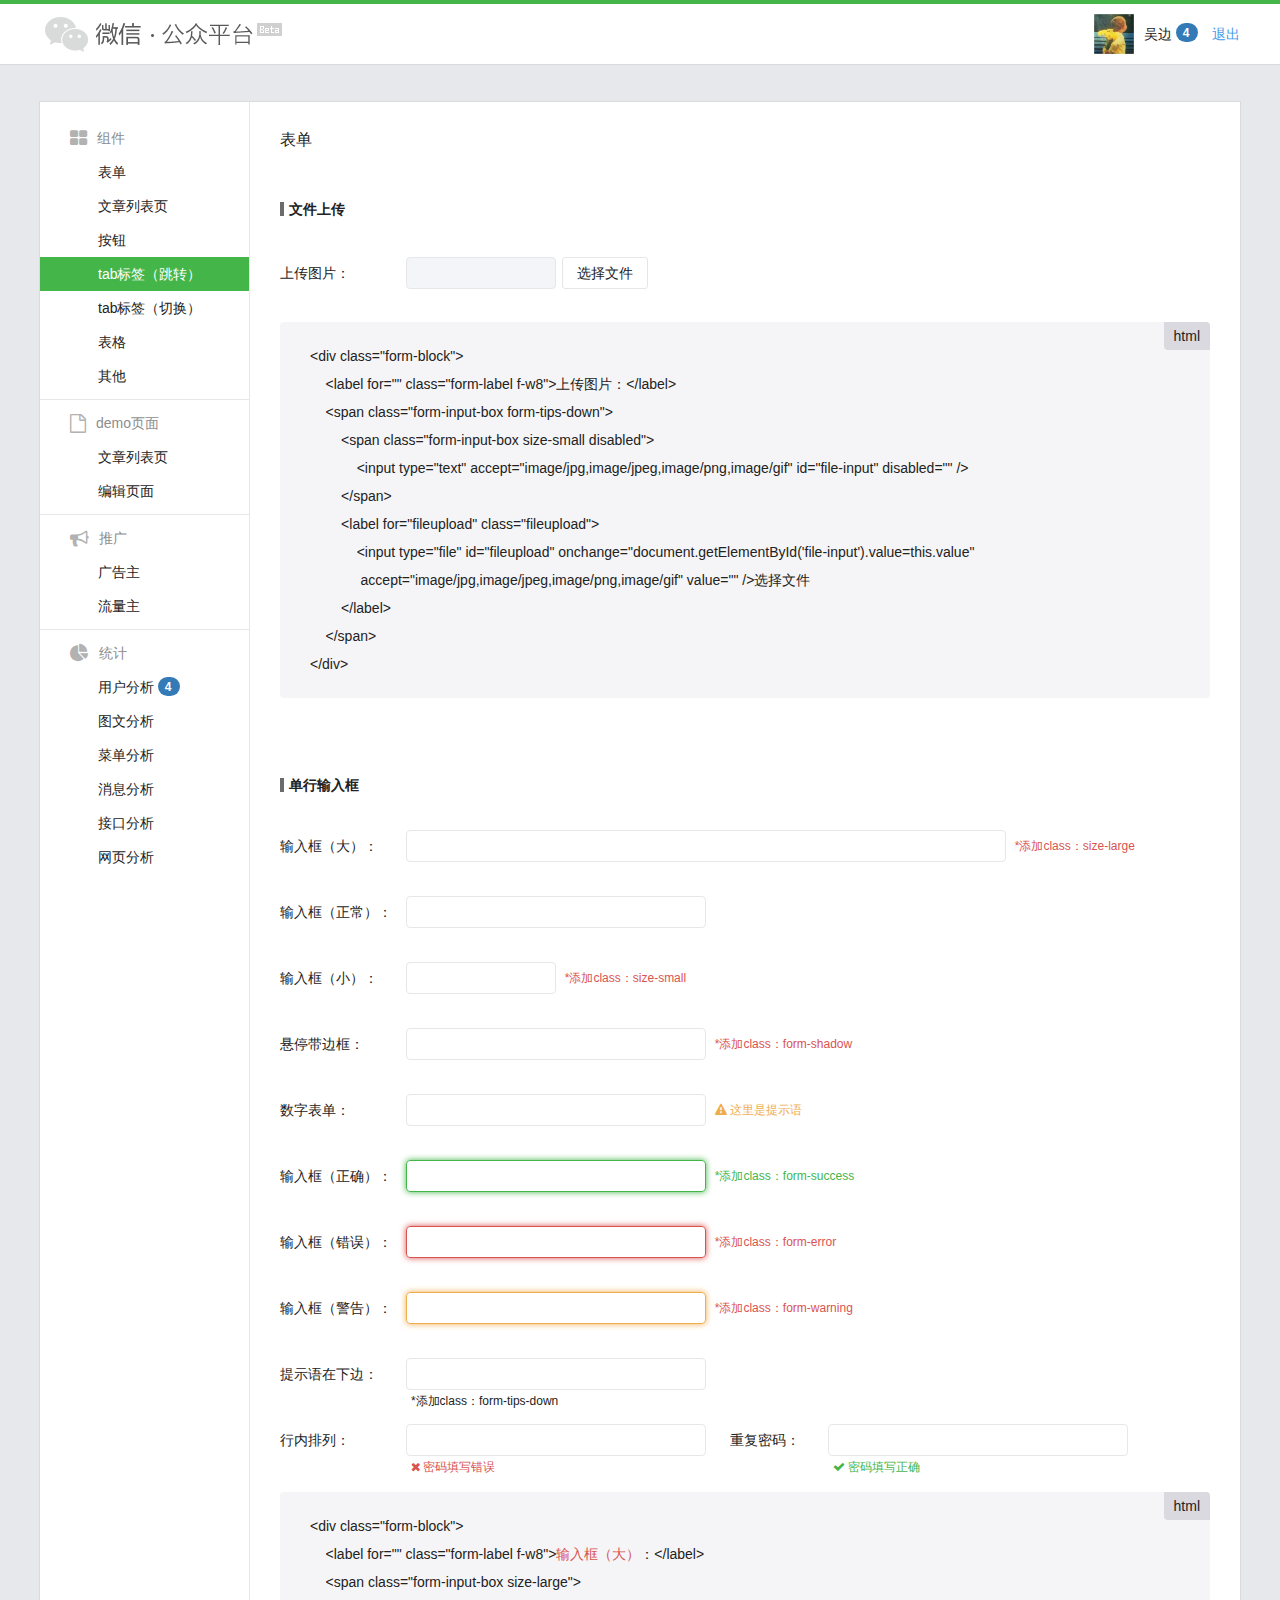
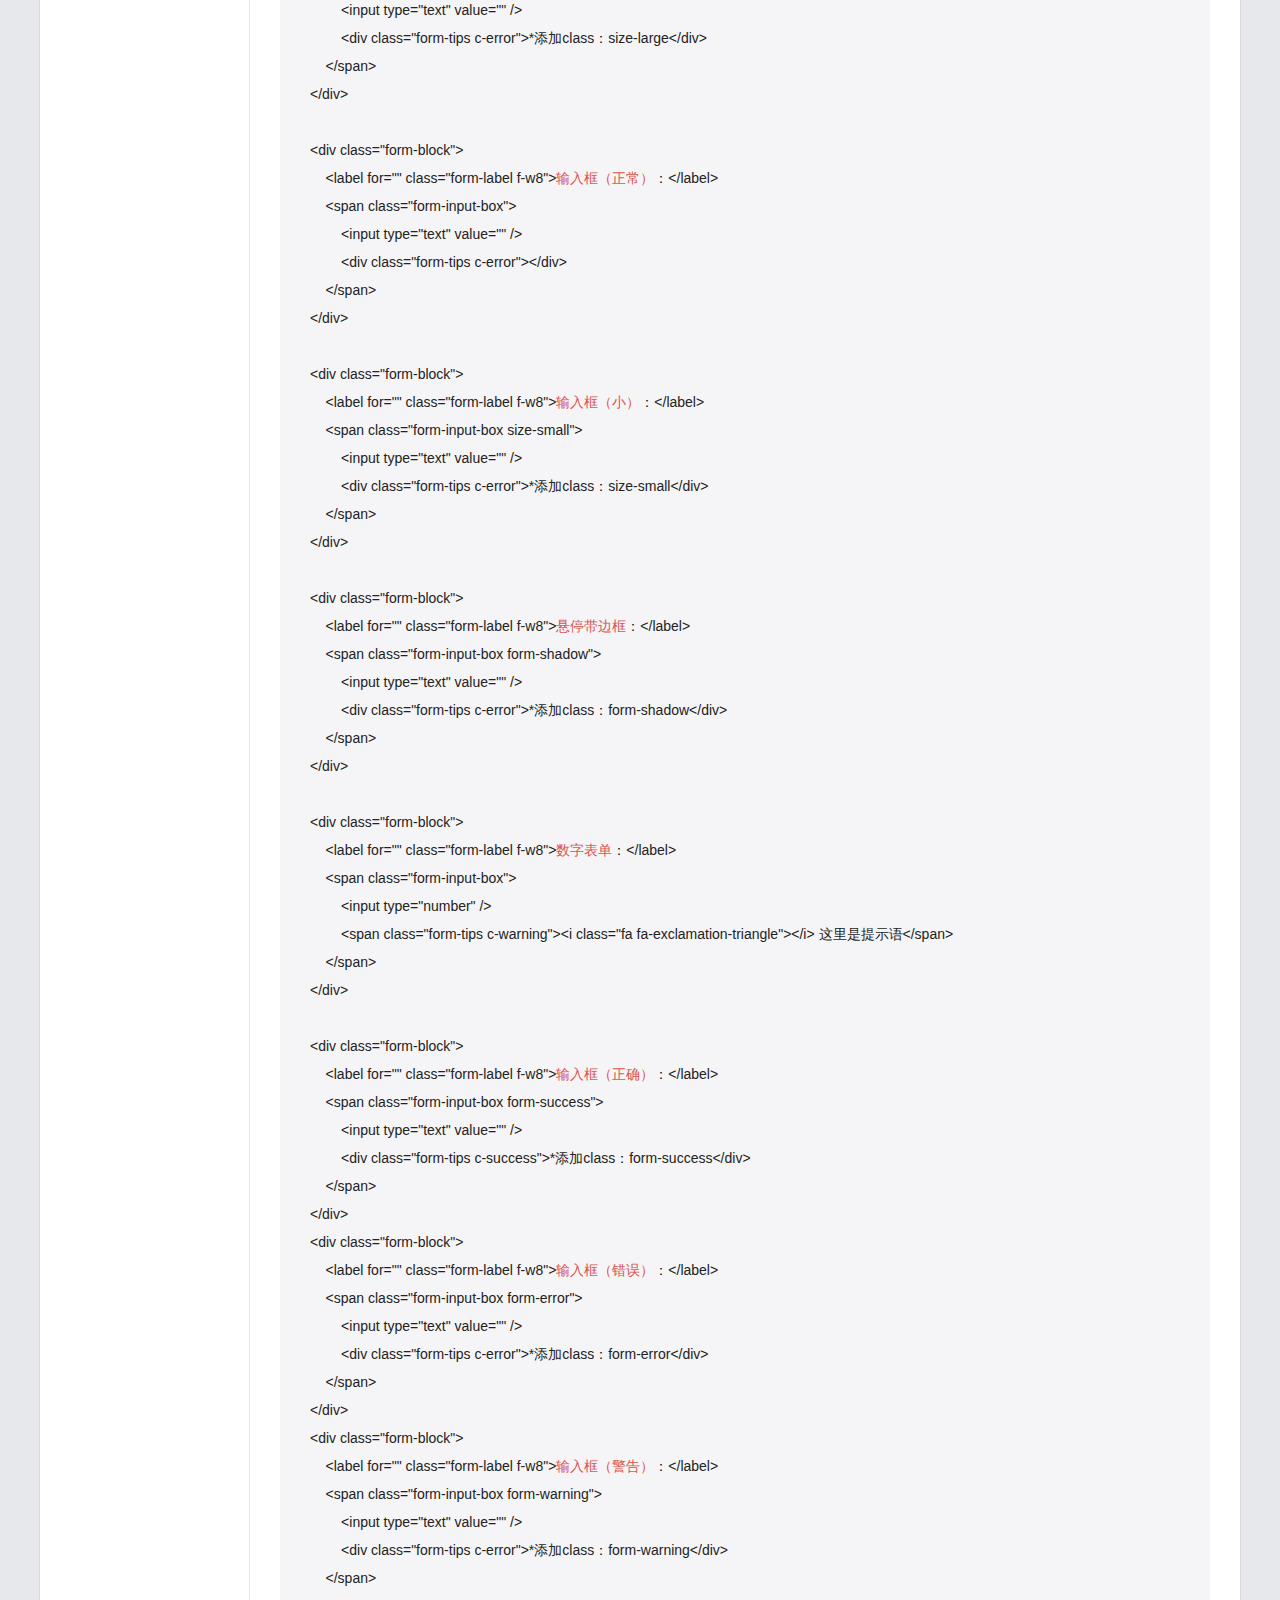
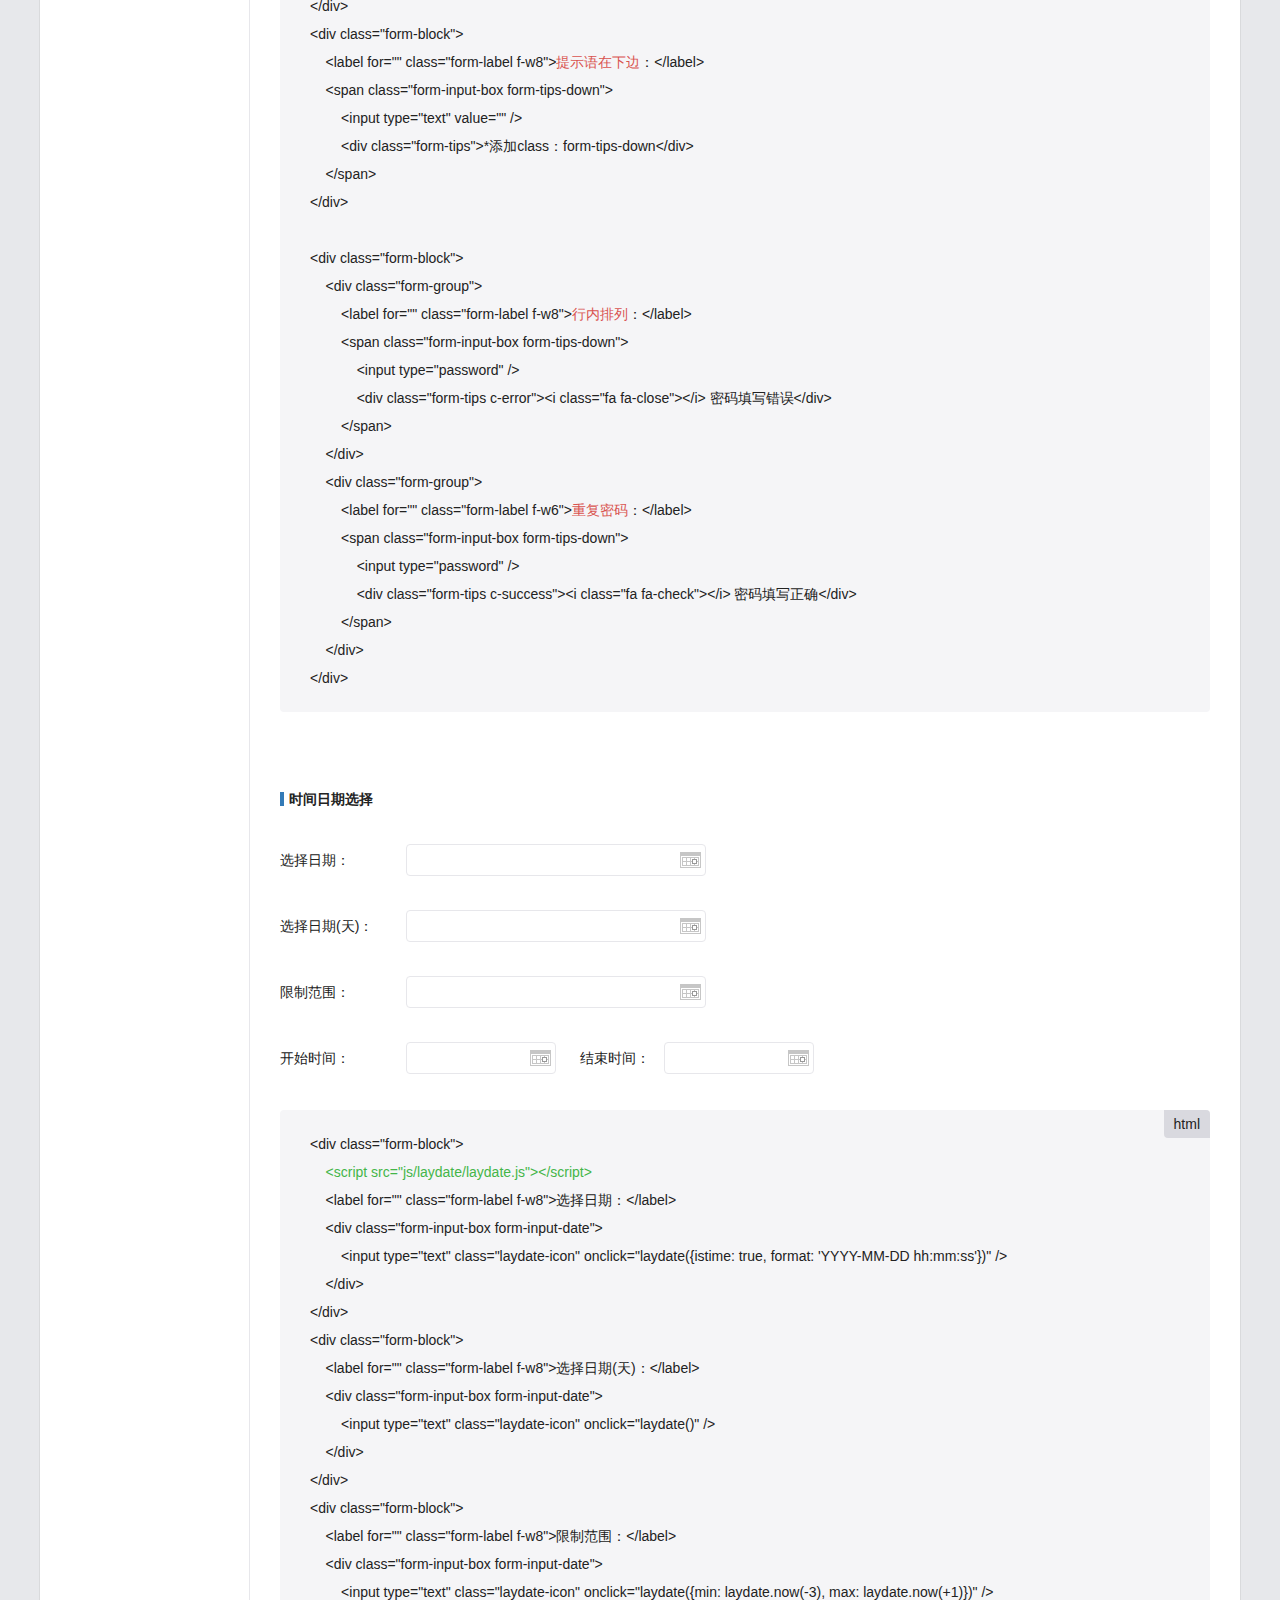
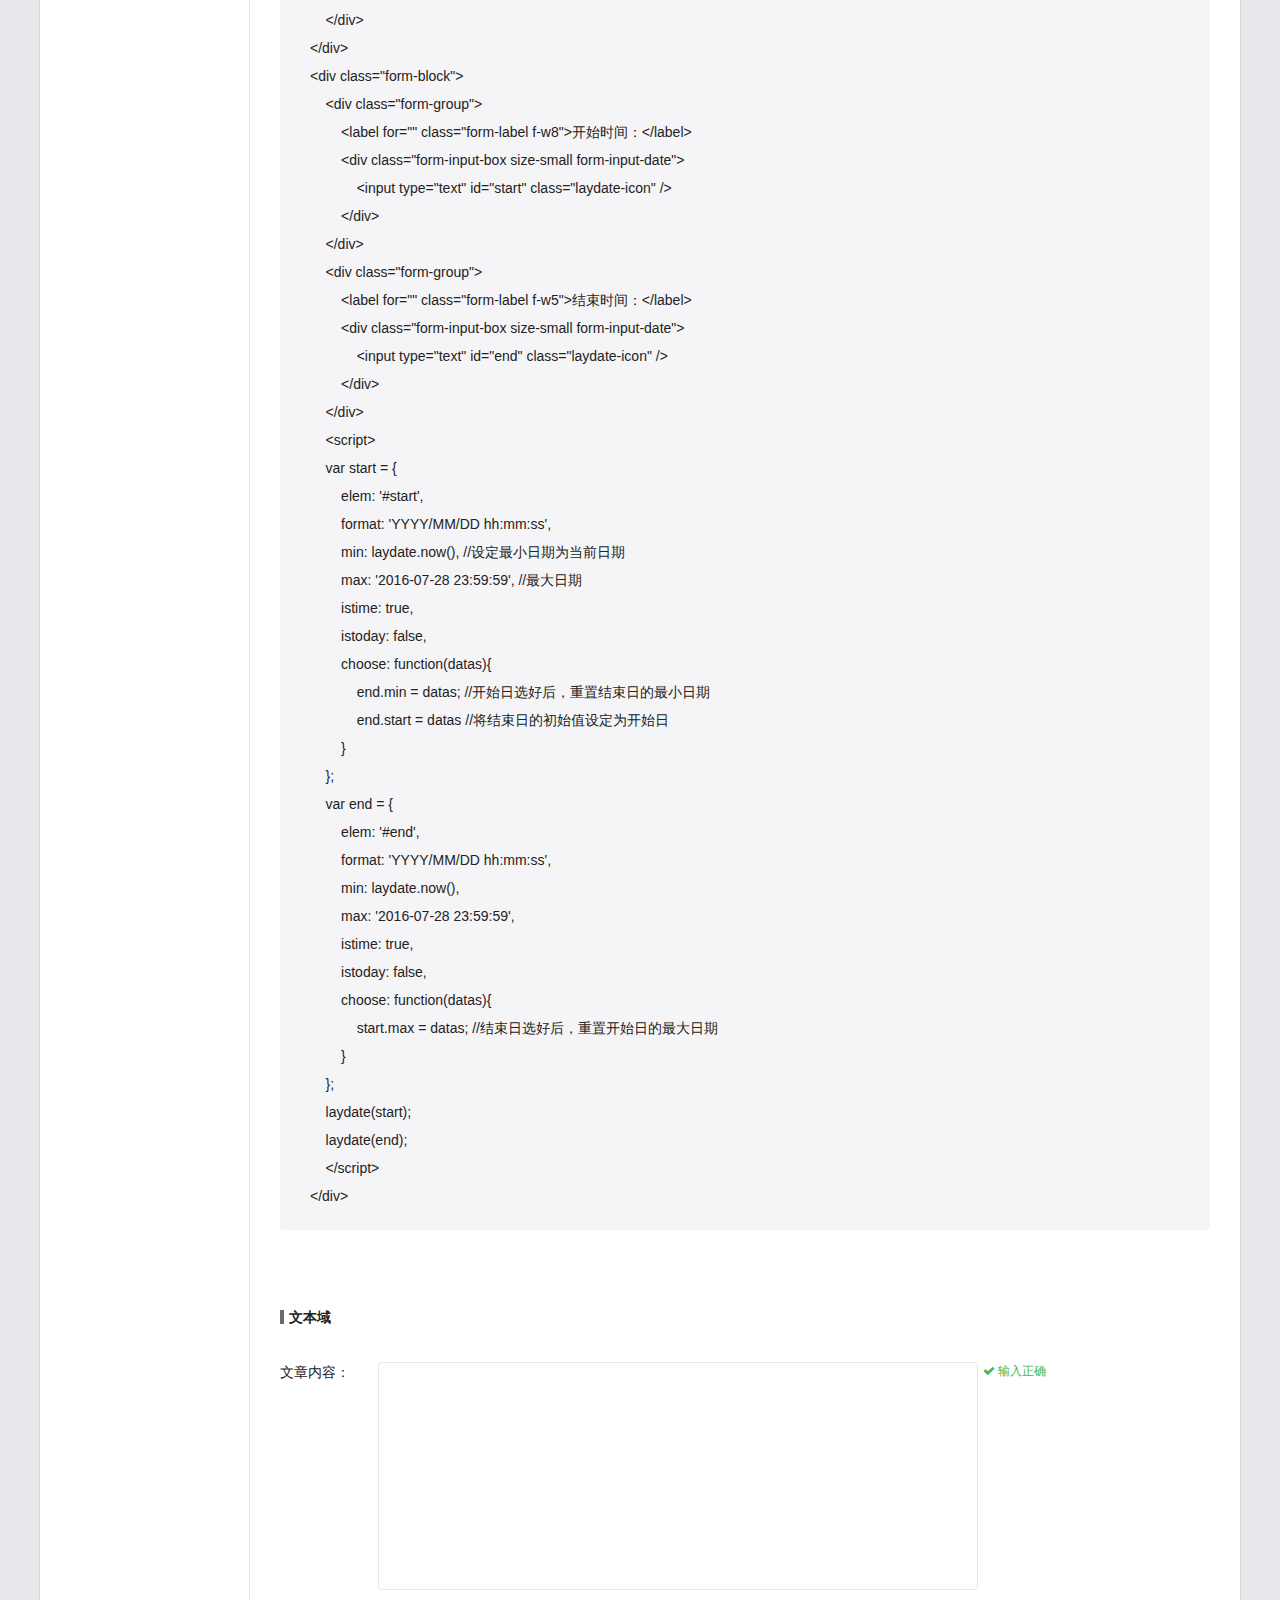
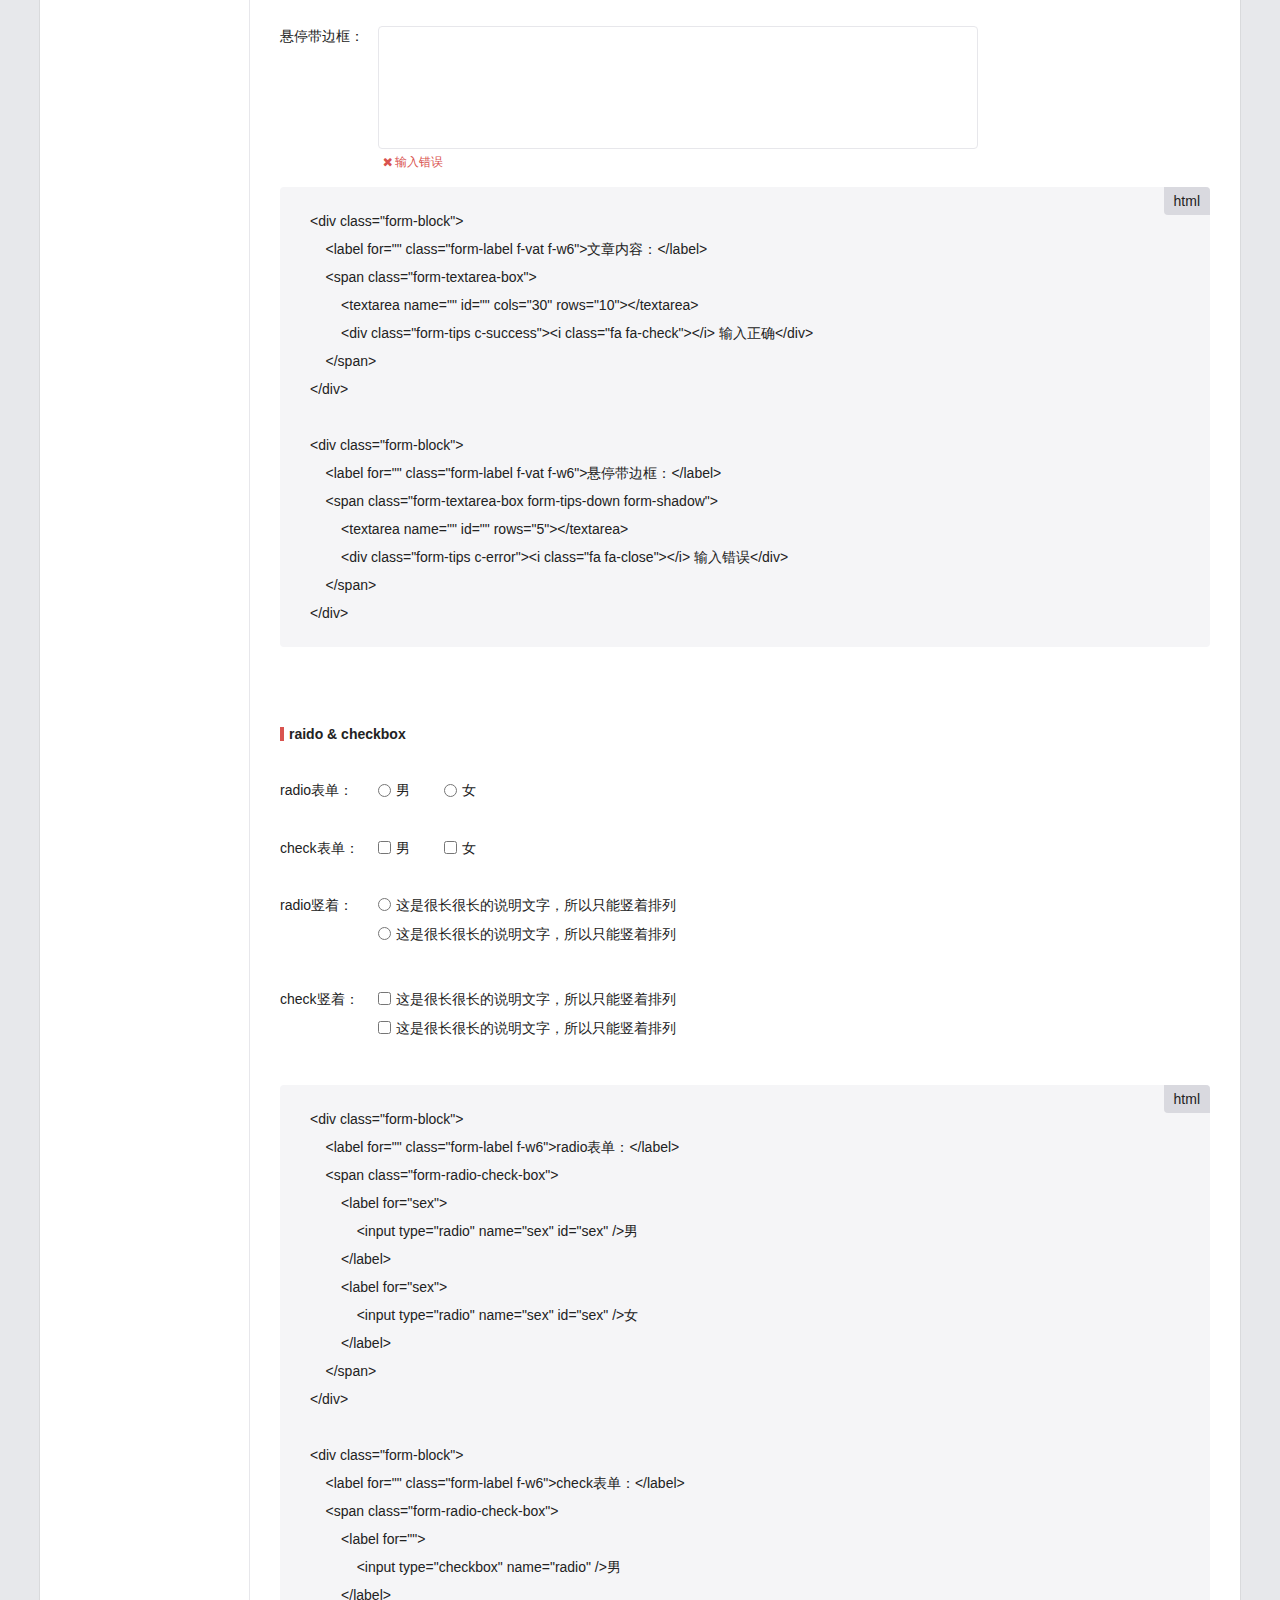
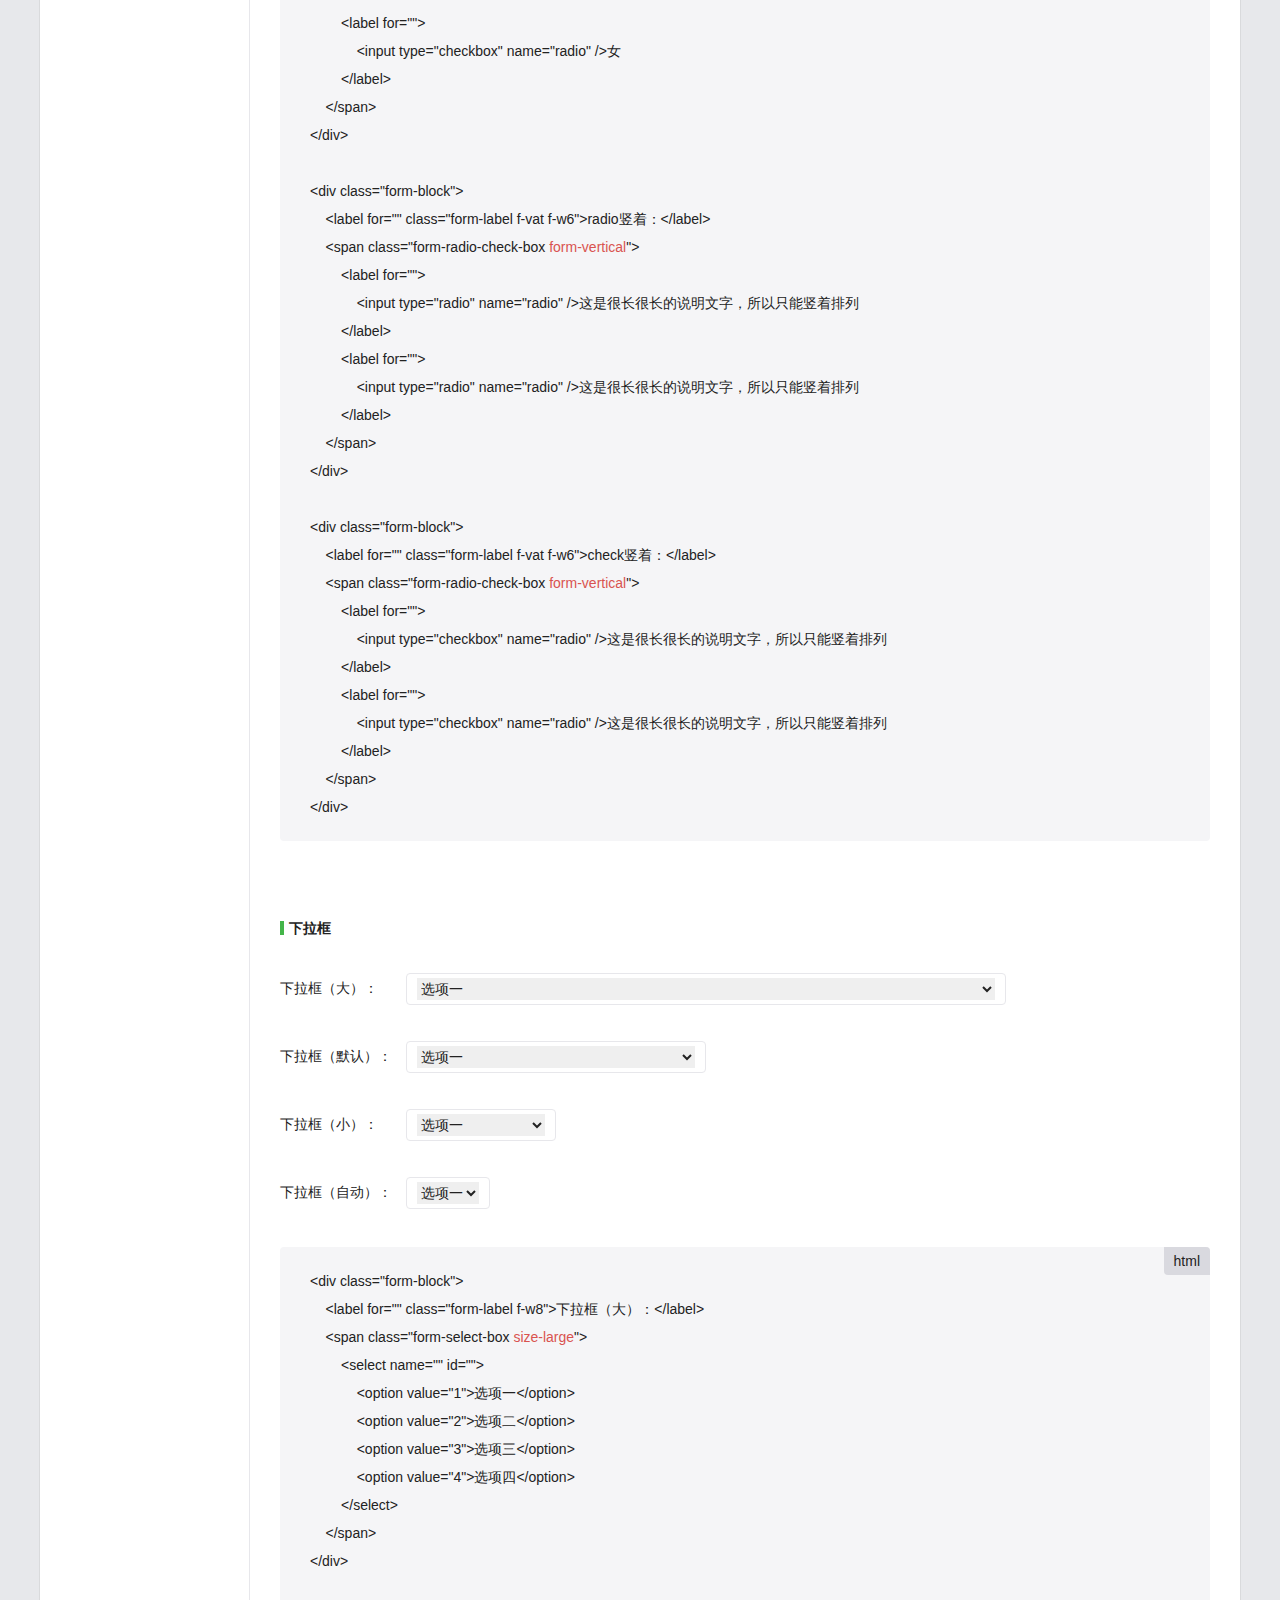
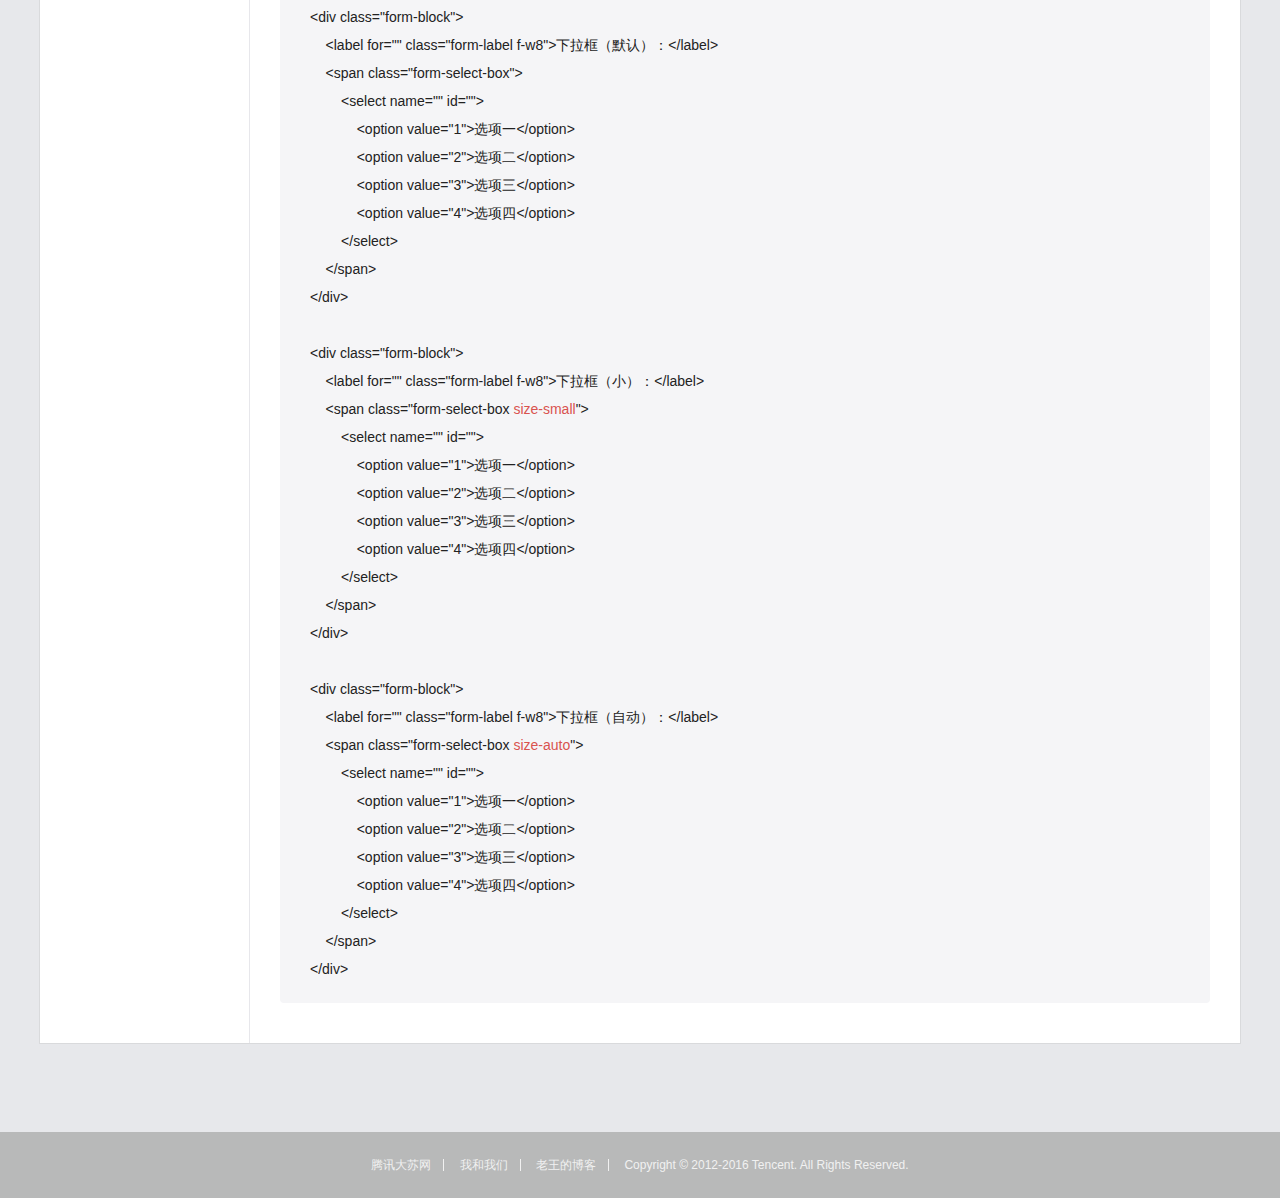
<file: form.html>
<!DOCTYPE html>
<html>
<head>
    <meta charset="utf-8">
    <meta http-equiv="X-UA-Compatible" content="IE=edge,chrome=1">
    <meta name="renderer" content="webkit">
    <title>管理后台</title>
    <link href="images/favicon.ico" rel="Shortcut Icon">
    <link rel="stylesheet" href="css/style.css">
    <link rel="stylesheet" href="css/font-awesome.min.css">
    <script src="js/jquery-1.7.1.min.js"></script>
    <script src="js/layer/layer.js"></script>
</head>
<body>
    <div class="header">
        <div class="header-wrap f-ma">
            <div class="logo f-oh f-fl">
                <a href=""><img src="images/logo.png" alt="logo" /></a>
            </div>
            <div class="user-info f-fr">
                <div class="user-avatar f-fl">
                    <img src="images/avatar.jpg" alt="avatar" />
                </div>
                <div class="user-name f-fl f-dt">
                    <p>吴边<span class="badge badge-primary">4</span></p>
                </div>
                <div class="user-action f-fl">
                    <a href="javascript:void(0)">退出</a>
                </div>
            </div>
        </div>
    </div>

    <div class="bd f-ma">
        <div class="container f-cb">
            <div class="sidebar">
                <div class="menu-box">
                    <dl class="menu no-extra">
                        <dt class="menu-title f-toe"><i class="fa fa-th-large fa-lg"></i>组件</dt>
                        <dd class="menu-item"><a href="form.html">表单</a></dd>
                        <dd class="menu-item"><a href="list.html">文章列表页</a></dd>
                        <dd class="menu-item"><a href="button.html">按钮</a></dd>
                        <dd class="menu-item selected"><a href="tab_link.html">tab标签（跳转）</a></dd>
                        <dd class="menu-item"><a href="tab.html">tab标签（切换）</a></dd>
                        <dd class="menu-item"><a href="table.html">表格</a></dd>
                        <dd class="menu-item"><a href="others.html">其他</a></dd>
                    </dl>
                    <dl class="menu">
                        <dt class="menu-title f-toe"><i class="fa fa-file-o fa-lg"></i>demo页面</dt>
                        <dd class="menu-item"><a href="article.html">文章列表页</a></dd>
                        <dd class="menu-item"><a href="edit.html">编辑页面</a></dd>
                    </dl>
                    <dl class="menu">
                        <dt class="menu-title f-toe"><i class="fa fa-bullhorn fa-lg"></i>推广</dt>
                        <dd class="menu-item"><a href="#">广告主</a></dd>
                        <dd class="menu-item"><a href="#">流量主</a></dd>
                    </dl>
                    <dl class="menu">
                        <dt class="menu-title f-toe"><i class="fa fa-pie-chart fa-lg"></i>统计</dt>
                        <dd class="menu-item"><a href="#">用户分析<span class="badge badge-primary">4</span></a></dd>
                        <dd class="menu-item"><a href="#">图文分析</a></dd>
                        <dd class="menu-item"><a href="#">菜单分析</a></dd>
                        <dd class="menu-item"><a href="#">消息分析</a></dd>
                        <dd class="menu-item"><a href="#">接口分析</a></dd>
                        <dd class="menu-item"><a href="#">网页分析</a></dd>
                    </dl>
                </div>
            </div>

<div class="main">
    <div class="page-title">
        <h2>表单</h2>
    </div>

    <div class="main-bd">
        <div class="sub-title">
            <h2>文件上传</h2>
        </div>
        <div class="form-block">
            <label for="" class="form-label f-w8">上传图片：</label>
            <span class="form-input-box form-tips-down">
                <span class="form-input-box size-small disabled">
                    <input type="text" id="file-input" disabled="" />
                </span>
                <label for="fileupload" class="fileupload">
                    <input type="file" id="fileupload" onchange="document.getElementById('file-input').value=this.value" accept="image/jpg,image/jpeg,image/png,image/gif" value="" />选择文件
                </label>
            </span>
        </div>

        <pre>
&lt;div class="form-block"&gt;
    &lt;label for="" class="form-label f-w8"&gt;上传图片：&lt;/label&gt;
    &lt;span class="form-input-box form-tips-down"&gt;
        &lt;span class="form-input-box size-small disabled"&gt;
            &lt;input type="text" accept="image/jpg,image/jpeg,image/png,image/gif" id="file-input" disabled="" /&gt;
        &lt;/span&gt;
        &lt;label for="fileupload" class="fileupload"&gt;
            &lt;input type="file" id="fileupload" onchange="document.getElementById('file-input').value=this.value"
             accept="image/jpg,image/jpeg,image/png,image/gif" value="" /&gt;选择文件
        &lt;/label&gt;
    &lt;/span&gt;
&lt;/div&gt;
<span class="code-type">html</span></pre>

    </div>

    <div class="main-bd">
        <div class="sub-title">
            <h2>单行输入框</h2>
        </div>
        <div class="form-block">
            <label for="" class="form-label f-w8">输入框（大）：</label>
            <span class="form-input-box size-large">
                <input type="text" value=""/>
                <div class="form-tips c-error">*添加class：size-large</div>
            </span>
        </div>
        <div class="form-block">
            <label for="" class="form-label f-w8">输入框（正常）：</label>
            <span class="form-input-box">
                <input type="text" value="" />
                <div class="form-tips c-error"></div>
            </span>
        </div>
        <div class="form-block">
            <label for="" class="form-label f-w8">输入框（小）：</label>
            <span class="form-input-box size-small">
                <input type="text" value="" />
                <div class="form-tips c-error">*添加class：size-small</div>
            </span>
        </div>
        <div class="form-block">
            <label for="" class="form-label f-w8">悬停带边框：</label>
            <span class="form-input-box form-shadow">
                <input type="text" value="" />
                <div class="form-tips c-error">*添加class：form-shadow</div>
            </span>
        </div>
        <div class="form-block">
            <label for="" class="form-label f-w8">数字表单：</label>
            <span class="form-input-box">
                <input type="number" />
                <span class="form-tips c-warning"><i class="fa fa-exclamation-triangle"></i> 这里是提示语</span>
            </span>
        </div>
        <div class="form-block">
            <label for="" class="form-label f-w8">输入框（正确）：</label>
            <span class="form-input-box form-success">
                <input type="text" value="" />
                <div class="form-tips c-success">*添加class：form-success</div>
            </span>
        </div>
        <div class="form-block">
            <label for="" class="form-label f-w8">输入框（错误）：</label>
            <span class="form-input-box form-error">
                <input type="text" value="" />
                <div class="form-tips c-error">*添加class：form-error</div>
            </span>
        </div>
        <div class="form-block">
            <label for="" class="form-label f-w8">输入框（警告）：</label>
            <span class="form-input-box form-warning">
                <input type="text" value="" />
                <div class="form-tips c-error">*添加class：form-warning</div>
            </span>
        </div>
        <div class="form-block">
            <label for="" class="form-label f-w8">提示语在下边：</label>
            <span class="form-input-box form-tips-down">
                <input type="text" value="" />
                <div class="form-tips">*添加class：form-tips-down</div>
            </span>
        </div>

        <div class="form-block">
            <div class="form-group">
                <label for="" class="form-label f-w8">行内排列：</label>
                <span class="form-input-box form-tips-down">
                    <input type="password" />
                    <div class="form-tips c-error"><i class="fa fa-close"></i> 密码填写错误</div>
                </span>
            </div>
            <div class="form-group">
                <label for="" class="form-label f-w6">重复密码：</label>
                <span class="form-input-box form-tips-down">
                    <input type="password" />
                    <div class="form-tips c-success"><i class="fa fa-check"></i> 密码填写正确</div>
                </span>
            </div>
        </div>

        <pre>
&lt;div class="form-block"&gt;
    &lt;label for="" class="form-label f-w8"&gt;<font class="c-error">输入框（大）</font>：&lt;/label&gt;
    &lt;span class="form-input-box size-large"&gt;
        &lt;input type="text" value="" /&gt;
        &lt;div class="form-tips c-error"&gt;*添加class：size-large&lt;/div&gt;
    &lt;/span&gt;
&lt;/div&gt;

&lt;div class="form-block"&gt;
    &lt;label for="" class="form-label f-w8"&gt;<font class="c-error">输入框（正常）</font>：&lt;/label&gt;
    &lt;span class="form-input-box"&gt;
        &lt;input type="text" value="" /&gt;
        &lt;div class="form-tips c-error"&gt;&lt;/div&gt;
    &lt;/span&gt;
&lt;/div&gt;

&lt;div class="form-block"&gt;
    &lt;label for="" class="form-label f-w8"&gt;<font class="c-error">输入框（小）</font>：&lt;/label&gt;
    &lt;span class="form-input-box size-small"&gt;
        &lt;input type="text" value="" /&gt;
        &lt;div class="form-tips c-error"&gt;*添加class：size-small&lt;/div&gt;
    &lt;/span&gt;
&lt;/div&gt;

&lt;div class="form-block"&gt;
    &lt;label for="" class="form-label f-w8"&gt;<font class="c-error">悬停带边框</font>：&lt;/label&gt;
    &lt;span class="form-input-box form-shadow"&gt;
        &lt;input type="text" value="" /&gt;
        &lt;div class="form-tips c-error"&gt;*添加class：form-shadow&lt;/div&gt;
    &lt;/span&gt;
&lt;/div&gt;

&lt;div class="form-block"&gt;
    &lt;label for="" class="form-label f-w8"&gt;<font class="c-error">数字表单</font>：&lt;/label&gt;
    &lt;span class="form-input-box"&gt;
        &lt;input type="number" /&gt;
        &lt;span class="form-tips c-warning"&gt;&lt;i class="fa fa-exclamation-triangle"&gt;&lt;/i&gt; 这里是提示语&lt;/span&gt;
    &lt;/span&gt;
&lt;/div&gt;

&lt;div class="form-block"&gt;
    &lt;label for="" class="form-label f-w8"&gt;<font class="c-error">输入框（正确）</font>：&lt;/label&gt;
    &lt;span class="form-input-box form-success"&gt;
        &lt;input type="text" value="" /&gt;
        &lt;div class="form-tips c-success"&gt;*添加class：form-success&lt;/div&gt;
    &lt;/span&gt;
&lt;/div&gt;
&lt;div class="form-block"&gt;
    &lt;label for="" class="form-label f-w8"&gt;<font class="c-error">输入框（错误）</font>：&lt;/label&gt;
    &lt;span class="form-input-box form-error"&gt;
        &lt;input type="text" value="" /&gt;
        &lt;div class="form-tips c-error"&gt;*添加class：form-error&lt;/div&gt;
    &lt;/span&gt;
&lt;/div&gt;
&lt;div class="form-block"&gt;
    &lt;label for="" class="form-label f-w8"&gt;<font class="c-error">输入框（警告）</font>：&lt;/label&gt;
    &lt;span class="form-input-box form-warning"&gt;
        &lt;input type="text" value="" /&gt;
        &lt;div class="form-tips c-error"&gt;*添加class：form-warning&lt;/div&gt;
    &lt;/span&gt;
&lt;/div&gt;
&lt;div class="form-block"&gt;
    &lt;label for="" class="form-label f-w8"&gt;<font class="c-error">提示语在下边</font>：&lt;/label&gt;
    &lt;span class="form-input-box form-tips-down"&gt;
        &lt;input type="text" value="" /&gt;
        &lt;div class="form-tips"&gt;*添加class：form-tips-down&lt;/div&gt;
    &lt;/span&gt;
&lt;/div&gt;

&lt;div class="form-block"&gt;
    &lt;div class="form-group"&gt;
        &lt;label for="" class="form-label f-w8"&gt;<font class="c-error">行内排列</font>：&lt;/label&gt;
        &lt;span class="form-input-box form-tips-down"&gt;
            &lt;input type="password" /&gt;
            &lt;div class="form-tips c-error"&gt;&lt;i class="fa fa-close"&gt;&lt;/i&gt; 密码填写错误&lt;/div&gt;
        &lt;/span&gt;
    &lt;/div&gt;
    &lt;div class="form-group"&gt;
        &lt;label for="" class="form-label f-w6"&gt;<font class="c-error">重复密码</font>：&lt;/label&gt;
        &lt;span class="form-input-box form-tips-down"&gt;
            &lt;input type="password" /&gt;
            &lt;div class="form-tips c-success"&gt;&lt;i class="fa fa-check"&gt;&lt;/i&gt; 密码填写正确&lt;/div&gt;
        &lt;/span&gt;
    &lt;/div&gt;
&lt;/div&gt;
<span class="code-type">html</span></pre>
    </div>

    <div class="main-bd">
        <div class="sub-title sub-title-primary">
            <h2>时间日期选择</h2>
        </div>
        <div class="form-block">
            <script src="js/laydate/laydate.js"></script>
            <label for="" class="form-label f-w8">选择日期：</label>
            <div class="form-input-box form-input-date">
                <input type="text" class="laydate-icon" onclick="laydate({istime: true, format: 'YYYY-MM-DD hh:mm:ss'})" />
            </div>
        </div>
        <div class="form-block">
            <label for="" class="form-label f-w8">选择日期(天)：</label>
            <div class="form-input-box form-input-date">
                <input type="text" class="laydate-icon" onclick="laydate()" />
            </div>
        </div>
        <div class="form-block">
            <label for="" class="form-label f-w8">限制范围：</label>
            <div class="form-input-box form-input-date">
                <input type="text" class="laydate-icon" onclick="laydate({min: laydate.now(-3), max: laydate.now(+1)})" />
            </div>
        </div>
        <div class="form-block">
            <div class="form-group">
                <label for="" class="form-label f-w8">开始时间：</label>
                <div class="form-input-box size-small form-input-date">
                    <input type="text" id="start" class="laydate-icon" />
                </div>
            </div>
            <div class="form-group">
                <label for="" class="form-label f-w5">结束时间：</label>
                <div class="form-input-box size-small form-input-date">
                    <input type="text" id="end" class="laydate-icon" />
                </div>
            </div>
            <script>
            var start = {
                elem: '#start',
                format: 'YYYY/MM/DD hh:mm:ss',
                min: laydate.now(), //设定最小日期为当前日期
                max: '2016-07-28 23:59:59', //最大日期
                istime: true,
                istoday: false,
                choose: function(datas){
                    end.min = datas; //开始日选好后，重置结束日的最小日期
                    end.start = datas //将结束日的初始值设定为开始日
                }
            };
            var end = {
                elem: '#end',
                format: 'YYYY/MM/DD hh:mm:ss',
                min: laydate.now(),
                max: '2016-07-28 23:59:59',
                istime: true,
                istoday: false,
                choose: function(datas){
                    start.max = datas; //结束日选好后，重置开始日的最大日期
                }
            };
            laydate(start);
            laydate(end);
            </script>
        </div>
        <pre>
&lt;div class="form-block"&gt;
    <font class="c-success">&lt;script src="js/laydate/laydate.js"&gt;&lt;/script&gt;</font>
    &lt;label for="" class="form-label f-w8"&gt;选择日期：&lt;/label&gt;
    &lt;div class="form-input-box form-input-date"&gt;
        &lt;input type="text" class="laydate-icon" onclick="laydate({istime: true, format: 'YYYY-MM-DD hh:mm:ss'})" /&gt;
    &lt;/div&gt;
&lt;/div&gt;
&lt;div class="form-block"&gt;
    &lt;label for="" class="form-label f-w8"&gt;选择日期(天)：&lt;/label&gt;
    &lt;div class="form-input-box form-input-date"&gt;
        &lt;input type="text" class="laydate-icon" onclick="laydate()" /&gt;
    &lt;/div&gt;
&lt;/div&gt;
&lt;div class="form-block"&gt;
    &lt;label for="" class="form-label f-w8"&gt;限制范围：&lt;/label&gt;
    &lt;div class="form-input-box form-input-date"&gt;
        &lt;input type="text" class="laydate-icon" onclick="laydate({min: laydate.now(-3), max: laydate.now(+1)})" /&gt;
    &lt;/div&gt;
&lt;/div&gt;
&lt;div class="form-block"&gt;
    &lt;div class="form-group"&gt;
        &lt;label for="" class="form-label f-w8"&gt;开始时间：&lt;/label&gt;
        &lt;div class="form-input-box size-small form-input-date"&gt;
            &lt;input type="text" id="start" class="laydate-icon" /&gt;
        &lt;/div&gt;
    &lt;/div&gt;
    &lt;div class="form-group"&gt;
        &lt;label for="" class="form-label f-w5"&gt;结束时间：&lt;/label&gt;
        &lt;div class="form-input-box size-small form-input-date"&gt;
            &lt;input type="text" id="end" class="laydate-icon" /&gt;
        &lt;/div&gt;
    &lt;/div&gt;
    &lt;script&gt;
    var start = {
        elem: '#start',
        format: 'YYYY/MM/DD hh:mm:ss',
        min: laydate.now(), //设定最小日期为当前日期
        max: '2016-07-28 23:59:59', //最大日期
        istime: true,
        istoday: false,
        choose: function(datas){
            end.min = datas; //开始日选好后，重置结束日的最小日期
            end.start = datas //将结束日的初始值设定为开始日
        }
    };
    var end = {
        elem: '#end',
        format: 'YYYY/MM/DD hh:mm:ss',
        min: laydate.now(),
        max: '2016-07-28 23:59:59',
        istime: true,
        istoday: false,
        choose: function(datas){
            start.max = datas; //结束日选好后，重置开始日的最大日期
        }
    };
    laydate(start);
    laydate(end);
    &lt;/script&gt;
&lt;/div&gt;
<span class="code-type">html</span></pre>
    </div>


    <div class="main-bd">
        <div class="sub-title">
            <h2>文本域</h2>
        </div>
        <div class="form-block">
            <label for="" class="form-label f-vat f-w6">文章内容：</label>
            <span class="form-textarea-box">
                <textarea name="" id="" cols="30" rows="10"></textarea>
                <div class="form-tips c-success"><i class="fa fa-check"></i> 输入正确</div>
            </span>
        </div>

        <div class="form-block">
            <label for="" class="form-label f-vat f-w6">悬停带边框：</label>
            <span class="form-textarea-box form-tips-down form-shadow">
                <textarea name="" id="" rows="5"></textarea>
                <div class="form-tips c-error"><i class="fa fa-close"></i> 输入错误</div>
            </span>
        </div>
        <pre>
&lt;div class="form-block"&gt;
    &lt;label for="" class="form-label f-vat f-w6"&gt;文章内容：&lt;/label&gt;
    &lt;span class="form-textarea-box"&gt;
        &lt;textarea name="" id="" cols="30" rows="10"&gt;&lt;/textarea&gt;
        &lt;div class="form-tips c-success"&gt;&lt;i class="fa fa-check"&gt;&lt;/i&gt; 输入正确&lt;/div&gt;
    &lt;/span&gt;
&lt;/div&gt;

&lt;div class="form-block"&gt;
    &lt;label for="" class="form-label f-vat f-w6"&gt;悬停带边框：&lt;/label&gt;
    &lt;span class="form-textarea-box form-tips-down form-shadow"&gt;
        &lt;textarea name="" id="" rows="5"&gt;&lt;/textarea&gt;
        &lt;div class="form-tips c-error"&gt;&lt;i class="fa fa-close"&gt;&lt;/i&gt; 输入错误&lt;/div&gt;
    &lt;/span&gt;
&lt;/div&gt;
<span class="code-type">html</span></pre>
    </div>



    <div class="main-bd">
        <div class="sub-title sub-title-error">
            <h2>raido & checkbox</h2>
        </div>
        <div class="form-block">
            <label for="" class="form-label f-w6">radio表单：</label>
            <span class="form-radio-check-box">
                <label for="sex">
                    <input type="radio" name="sex" id="sex" />男
                </label>
                <label for="sex">
                    <input type="radio" name="sex" id="sex" />女
                </label>
            </span>
        </div>
        <div class="form-block">
            <label for="" class="form-label f-w6">check表单：</label>
            <span class="form-radio-check-box">
                <label for="">
                    <input type="checkbox" name="radio" />男
                </label>
                <label for="">
                    <input type="checkbox" name="radio" />女
                </label>
            </span>
        </div>
        <div class="form-block">
            <label for="" class="form-label f-vat f-w6">radio竖着：</label>
            <span class="form-radio-check-box form-vertical">
                <label for="">
                    <input type="radio" name="radio" />这是很长很长的说明文字，所以只能竖着排列
                </label>
                <label for="">
                    <input type="radio" name="radio" />这是很长很长的说明文字，所以只能竖着排列
                </label>
            </span>
        </div>
        <div class="form-block">
            <label for="" class="form-label f-vat f-w6">check竖着：</label>
            <span class="form-radio-check-box form-vertical">
                <label for="">
                    <input type="checkbox" name="radio" />这是很长很长的说明文字，所以只能竖着排列
                </label>
                <label for="">
                    <input type="checkbox" name="radio" />这是很长很长的说明文字，所以只能竖着排列
                </label>
            </span>
        </div>
        <pre>
&lt;div class="form-block"&gt;
    &lt;label for="" class="form-label f-w6"&gt;radio表单：&lt;/label&gt;
    &lt;span class="form-radio-check-box"&gt;
        &lt;label for="sex"&gt;
            &lt;input type="radio" name="sex" id="sex" /&gt;男
        &lt;/label&gt;
        &lt;label for="sex"&gt;
            &lt;input type="radio" name="sex" id="sex" /&gt;女
        &lt;/label&gt;
    &lt;/span&gt;
&lt;/div&gt;

&lt;div class="form-block"&gt;
    &lt;label for="" class="form-label f-w6"&gt;check表单：&lt;/label&gt;
    &lt;span class="form-radio-check-box"&gt;
        &lt;label for=""&gt;
            &lt;input type="checkbox" name="radio" /&gt;男
        &lt;/label&gt;
        &lt;label for=""&gt;
            &lt;input type="checkbox" name="radio" /&gt;女
        &lt;/label&gt;
    &lt;/span&gt;
&lt;/div&gt;

&lt;div class="form-block"&gt;
    &lt;label for="" class="form-label f-vat f-w6"&gt;radio竖着：&lt;/label&gt;
    &lt;span class="form-radio-check-box <font class="c-error">form-vertical</font>"&gt;
        &lt;label for=""&gt;
            &lt;input type="radio" name="radio" /&gt;这是很长很长的说明文字，所以只能竖着排列
        &lt;/label&gt;
        &lt;label for=""&gt;
            &lt;input type="radio" name="radio" /&gt;这是很长很长的说明文字，所以只能竖着排列
        &lt;/label&gt;
    &lt;/span&gt;
&lt;/div&gt;

&lt;div class="form-block"&gt;
    &lt;label for="" class="form-label f-vat f-w6"&gt;check竖着：&lt;/label&gt;
    &lt;span class="form-radio-check-box <font class="c-error">form-vertical</font>"&gt;
        &lt;label for=""&gt;
            &lt;input type="checkbox" name="radio" /&gt;这是很长很长的说明文字，所以只能竖着排列
        &lt;/label&gt;
        &lt;label for=""&gt;
            &lt;input type="checkbox" name="radio" /&gt;这是很长很长的说明文字，所以只能竖着排列
        &lt;/label&gt;
    &lt;/span&gt;
&lt;/div&gt;
<span class="code-type">html</span></pre>
    </div>
    <div class="main-bd">
        <div class="sub-title sub-title-success">
            <h2>下拉框</h2>
        </div>
        <div class="form-block">
            <label for="" class="form-label f-w8">下拉框（大）：</label>
            <span class="form-select-box size-large">
                <select name="" id="">
                    <option value="1">选项一</option>
                    <option value="2">选项二</option>
                    <option value="3">选项三</option>
                    <option value="4">选项四</option>
                </select>
            </span>
        </div>
        <div class="form-block">
            <label for="" class="form-label f-w8">下拉框（默认）：</label>
            <span class="form-select-box">
                <select name="" id="">
                    <option value="1">选项一</option>
                    <option value="2">选项二</option>
                    <option value="3">选项三</option>
                    <option value="4">选项四</option>
                </select>
            </span>
        </div>
        <div class="form-block">
            <label for="" class="form-label f-w8">下拉框（小）：</label>
            <span class="form-select-box size-small">
                <select name="" id="">
                    <option value="1">选项一</option>
                    <option value="2">选项二</option>
                    <option value="3">选项三</option>
                    <option value="4">选项四</option>
                </select>
            </span>
        </div>

        <div class="form-block">
            <label for="" class="form-label f-w8">下拉框（自动）：</label>
            <span class="form-select-box size-auto">
                <select name="" id="">
                    <option value="1">选项一</option>
                    <option value="2">选项二</option>
                    <option value="3">选项三</option>
                    <option value="4">选项四</option>
                </select>
            </span>
        </div>

        <pre>
&lt;div class="form-block"&gt;
    &lt;label for="" class="form-label f-w8"&gt;下拉框（大）：&lt;/label&gt;
    &lt;span class="form-select-box <font class="c-error">size-large</font>"&gt;
        &lt;select name="" id=""&gt;
            &lt;option value="1"&gt;选项一&lt;/option&gt;
            &lt;option value="2"&gt;选项二&lt;/option&gt;
            &lt;option value="3"&gt;选项三&lt;/option&gt;
            &lt;option value="4"&gt;选项四&lt;/option&gt;
        &lt;/select&gt;
    &lt;/span&gt;
&lt;/div&gt;

&lt;div class="form-block"&gt;
    &lt;label for="" class="form-label f-w8"&gt;下拉框（默认）：&lt;/label&gt;
    &lt;span class="form-select-box"&gt;
        &lt;select name="" id=""&gt;
            &lt;option value="1"&gt;选项一&lt;/option&gt;
            &lt;option value="2"&gt;选项二&lt;/option&gt;
            &lt;option value="3"&gt;选项三&lt;/option&gt;
            &lt;option value="4"&gt;选项四&lt;/option&gt;
        &lt;/select&gt;
    &lt;/span&gt;
&lt;/div&gt;

&lt;div class="form-block"&gt;
    &lt;label for="" class="form-label f-w8"&gt;下拉框（小）：&lt;/label&gt;
    &lt;span class="form-select-box <font class="c-error">size-small</font>"&gt;
        &lt;select name="" id=""&gt;
            &lt;option value="1"&gt;选项一&lt;/option&gt;
            &lt;option value="2"&gt;选项二&lt;/option&gt;
            &lt;option value="3"&gt;选项三&lt;/option&gt;
            &lt;option value="4"&gt;选项四&lt;/option&gt;
        &lt;/select&gt;
    &lt;/span&gt;
&lt;/div&gt;

&lt;div class="form-block"&gt;
    &lt;label for="" class="form-label f-w8"&gt;下拉框（自动）：&lt;/label&gt;
    &lt;span class="form-select-box <font class="c-error">size-auto</font>"&gt;
        &lt;select name="" id=""&gt;
            &lt;option value="1"&gt;选项一&lt;/option&gt;
            &lt;option value="2"&gt;选项二&lt;/option&gt;
            &lt;option value="3"&gt;选项三&lt;/option&gt;
            &lt;option value="4"&gt;选项四&lt;/option&gt;
        &lt;/select&gt;
    &lt;/span&gt;
&lt;/div&gt;
<span class="code-type">html</span></pre>
    </div>

</div>
<script>
/*$(function(){

    $.alert({
        index: "aaa"
    })
})*/
</script>

        </div>
    </div>

    <div class="footer">
        <ul class="footer-link f-ma f-tac">
            <li><a href="#">腾讯大苏网</a></li>
            <li><a href="http://wohewomen.cn">我和我们</a></li>
            <li><a href="http://wangqiangblog.cn/">老王的博客</a></li>
            <p>Copyright © 2012-2016 Tencent. All Rights Reserved.</p>
        </ul>
    </div>
</body>
<script src="js/common.js"></script>
</html>
</file>
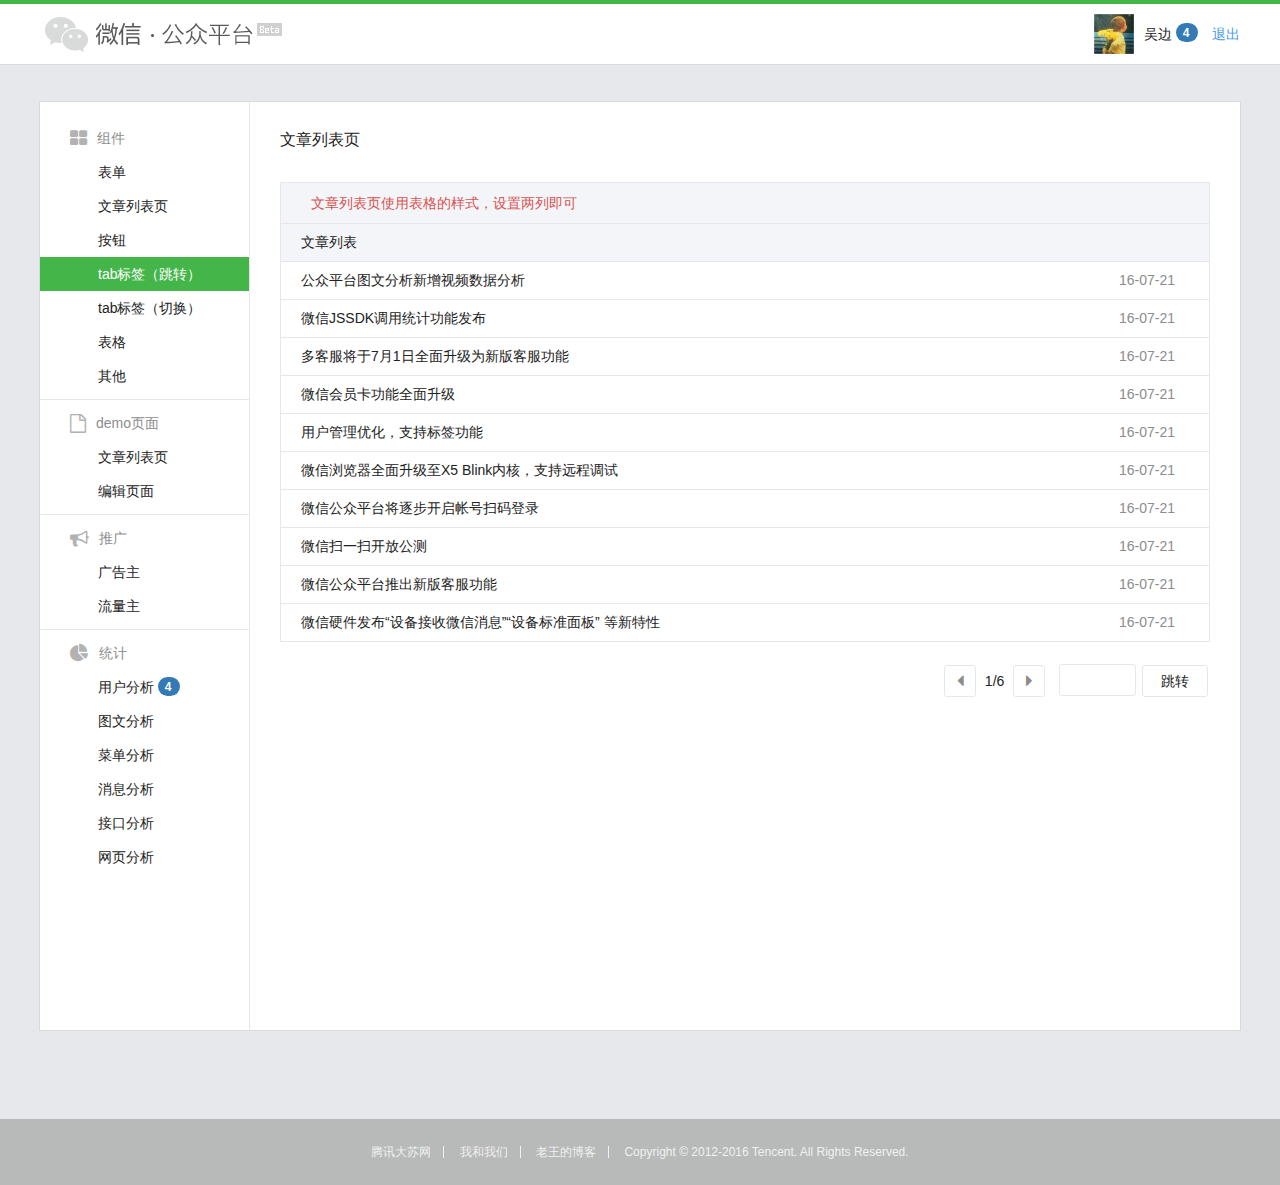
<file: list.html>
<!DOCTYPE html>
<html>
<head>
    <meta charset="utf-8">
    <meta http-equiv="X-UA-Compatible" content="IE=edge,chrome=1">
    <meta name="renderer" content="webkit">
    <title>管理后台</title>
    <link href="images/favicon.ico" rel="Shortcut Icon">
    <link rel="stylesheet" href="css/style.css">
    <link rel="stylesheet" href="css/font-awesome.min.css">
    <script src="js/jquery-1.7.1.min.js"></script>
    <script src="js/layer/layer.js"></script>
</head>
<body>
    <div class="header">
        <div class="header-wrap f-ma">
            <div class="logo f-oh f-fl">
                <a href=""><img src="images/logo.png" alt="logo" /></a>
            </div>
            <div class="user-info f-fr">
                <div class="user-avatar f-fl">
                    <img src="images/avatar.jpg" alt="avatar" />
                </div>
                <div class="user-name f-fl f-dt">
                    <p>吴边<span class="badge badge-primary">4</span></p>
                </div>
                <div class="user-action f-fl">
                    <a href="javascript:void(0)">退出</a>
                </div>
            </div>
        </div>
    </div>

    <div class="bd f-ma">
        <div class="container f-cb">
            <div class="sidebar">
                <div class="menu-box">
                    <dl class="menu no-extra">
                        <dt class="menu-title f-toe"><i class="fa fa-th-large fa-lg"></i>组件</dt>
                        <dd class="menu-item"><a href="form.html">表单</a></dd>
                        <dd class="menu-item"><a href="list.html">文章列表页</a></dd>
                        <dd class="menu-item"><a href="button.html">按钮</a></dd>
                        <dd class="menu-item selected"><a href="tab_link.html">tab标签（跳转）</a></dd>
                        <dd class="menu-item"><a href="tab.html">tab标签（切换）</a></dd>
                        <dd class="menu-item"><a href="table.html">表格</a></dd>
                        <dd class="menu-item"><a href="others.html">其他</a></dd>
                    </dl>
                    <dl class="menu">
                        <dt class="menu-title f-toe"><i class="fa fa-file-o fa-lg"></i>demo页面</dt>
                        <dd class="menu-item"><a href="article.html">文章列表页</a></dd>
                        <dd class="menu-item"><a href="edit.html">编辑页面</a></dd>
                    </dl>
                    <dl class="menu">
                        <dt class="menu-title f-toe"><i class="fa fa-bullhorn fa-lg"></i>推广</dt>
                        <dd class="menu-item"><a href="#">广告主</a></dd>
                        <dd class="menu-item"><a href="#">流量主</a></dd>
                    </dl>
                    <dl class="menu">
                        <dt class="menu-title f-toe"><i class="fa fa-pie-chart fa-lg"></i>统计</dt>
                        <dd class="menu-item"><a href="#">用户分析<span class="badge badge-primary">4</span></a></dd>
                        <dd class="menu-item"><a href="#">图文分析</a></dd>
                        <dd class="menu-item"><a href="#">菜单分析</a></dd>
                        <dd class="menu-item"><a href="#">消息分析</a></dd>
                        <dd class="menu-item"><a href="#">接口分析</a></dd>
                        <dd class="menu-item"><a href="#">网页分析</a></dd>
                    </dl>
                </div>
            </div>



<div class="main">
    <div class="page-title">
        <h2>文章列表页</h2>
    </div>

    <div class="main-bd">
        <div class="info-area f-bt f-bl f-br">
        <p><font class="c-error">文章列表页使用表格的样式，设置两列即可</font></p>
        </div>
        <div class="table-wrap">
            <table class="table table-border" cellspacing="0">
                <thead>
                    <tr>
                        <th>文章列表</th>
                        <th class="f-w5"></th>
                    </tr>
                </thead>
                <tbody>
                    <tr>
                        <td><a href="#">公众平台图文分析新增视频数据分析</a></td>
                        <td class="c-gray">16-07-21</td>
                    </tr>
                    <tr>
                        <td><a href="#">微信JSSDK调用统计功能发布</a></td>
                        <td class="c-gray">16-07-21</td>
                    </tr>
                    <tr>
                        <td><a href="#">多客服将于7月1日全面升级为新版客服功能</a></td>
                        <td class="c-gray">16-07-21</td>
                    </tr>
                    <tr>
                        <td><a href="#">微信会员卡功能全面升级</a></td>
                        <td class="c-gray">16-07-21</td>
                    </tr>
                    <tr>
                        <td><a href="#">用户管理优化，支持标签功能</a></td>
                        <td class="c-gray">16-07-21</td>
                    </tr>
                    <tr>
                        <td><a href="#">微信浏览器全面升级至X5 Blink内核，支持远程调试</a></td>
                        <td class="c-gray">16-07-21</td>
                    </tr>
                    <tr>
                        <td><a href="#">微信公众平台将逐步开启帐号扫码登录</a></td>
                        <td class="c-gray">16-07-21</td>
                    </tr>
                    <tr>
                        <td><a href="#">微信扫一扫开放公测</a></td>
                        <td class="c-gray">16-07-21</td>
                    </tr>
                    <tr>
                        <td><a href="#">微信公众平台推出新版客服功能</a></td>
                        <td class="c-gray">16-07-21</td>
                    </tr>
                    <tr>
                        <td><a href="#">微信硬件发布“设备接收微信消息”“设备标准面板” 等新特性</a></td>
                        <td class="c-gray">16-07-21</td>
                    </tr>
                </tbody>
            </table>
        </div>

        <div class="page-wrap f-tar">
            <div class="page-con">
                <span class="page-nav-area">
                    <a href="javascript:void(0);" class="page-prev"><i class="fa fa-caret-left"></i></a>
                    <span class="page-num">1/6</span>
                    <a href="javascript:void(0);" class="page-next"><i class="fa fa-caret-right"></i></a>
                </span>
                <span class="page-go-area">
                    <input type="text" />
                    <a href="javascript:void(0)" class="btn btn-short">跳转</a>
                </span>
            </div>
        </div>
    </div>
</div>



        </div>
    </div>

    <div class="footer">
        <ul class="footer-link f-ma f-tac">
            <li><a href="#">腾讯大苏网</a></li>
            <li><a href="http://wohewomen.cn">我和我们</a></li>
            <li><a href="http://wangqiangblog.cn/">老王的博客</a></li>
            <p>Copyright © 2012-2016 Tencent. All Rights Reserved.</p>
        </ul>
    </div>
</body>
<script src="js/common.js"></script>
</html>
</file>
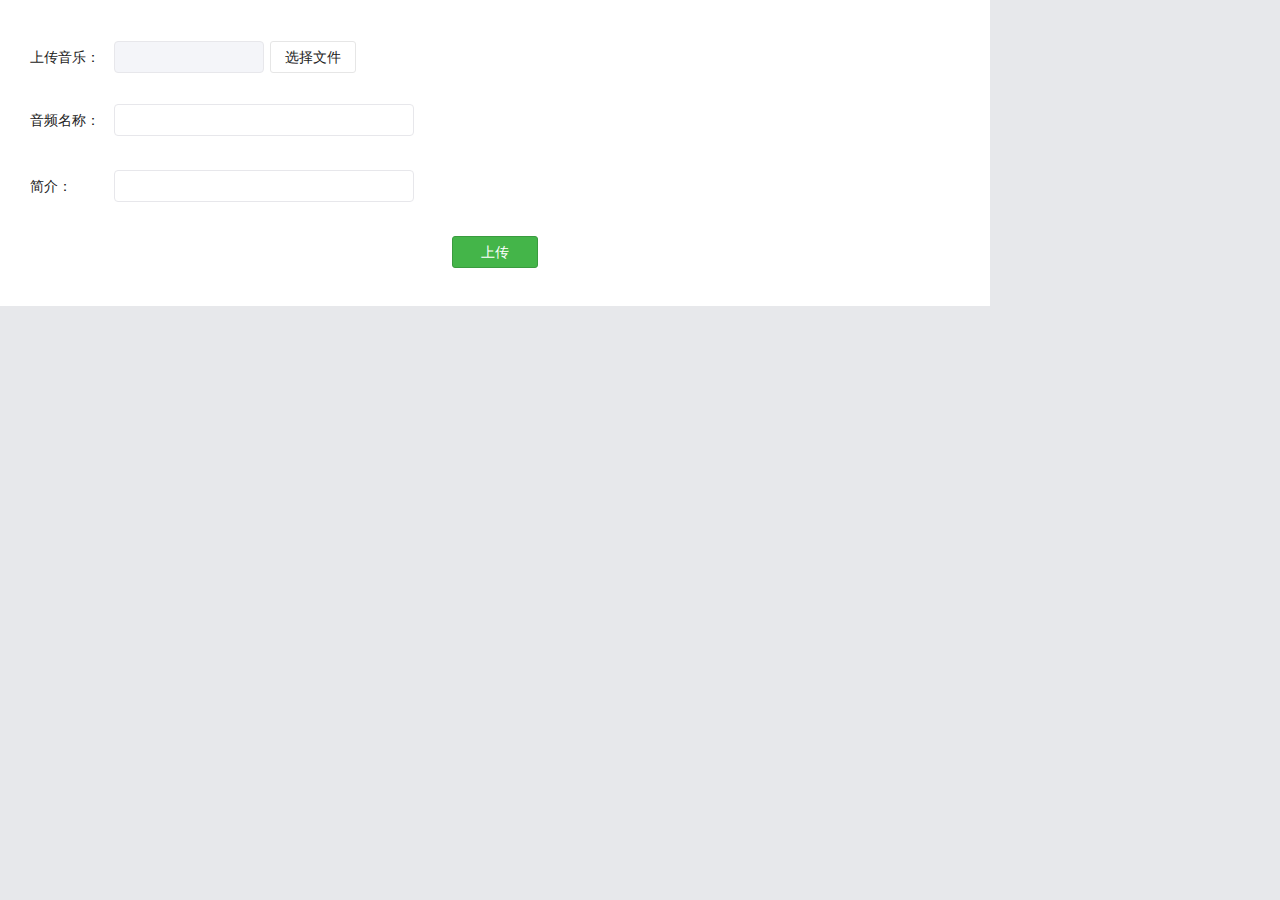
<file: music.html>
<!DOCTYPE html>
<html>
<head>
    <meta charset="utf-8">
    <meta http-equiv="X-UA-Compatible" content="IE=edge,chrome=1">
    <meta name="renderer" content="webkit">
    <title>上传音乐</title>
    <link href="images/favicon.ico" rel="Shortcut Icon">
    <link rel="stylesheet" href="css/style.css">
    <link rel="stylesheet" href="css/font-awesome.min.css">
    <script src="js/jquery-1.7.1.min.js"></script>
    <script src="js/layer/layer.js"></script>
</head>
<body>
<div class="main" style="background: white;">
    <div class="main-bd">
        <div class="form-block">
            <label for="" class="form-label f-w5">上传音乐：</label>
            <span class="form-input-box form-tips-down">
                <span class="form-input-box size-small disabled">
                    <input type="text" accept="image/jpg,image/jpeg,image/png,image/gif" id="file-input" disabled="" />
                </span>
                <label for="fileupload" class="fileupload">
                    <input type="file" id="fileupload" onchange="document.getElementById('file-input').value=this.value"
                     accept="audio/mpeg" value="" />选择文件
                </label>
            </span>
        </div>
        <div class="form-block">
            <label for="" class="form-label f-w5">音频名称：</label>
            <span class="form-input-box">
                <input type="text" value="" />
                <div class="form-tips c-error"></div>
            </span>
        </div>
        <div class="form-block">
            <label for="" class="form-label f-w5">简介：</label>
            <span class="form-input-box">
                <input type="text" value="" />
            </span>
        </div>

        <div class="main-block f-tac">
            <button class="btn btn-default">上传</button>
        </div>
    </div>
</div>

<script>
    $(".btn").click(function(){
        var index = parent.layer.getFrameIndex(window.name); //获取窗口索引

        parent.insertMusic({

            'desc': '',
            'url': 'http://mat1.gtimg.com/jiangsu/H5/moon/music/music23.mp3'
        });

        parent.layer.close(index);
    })
</script>

</body>
</html>
</file>
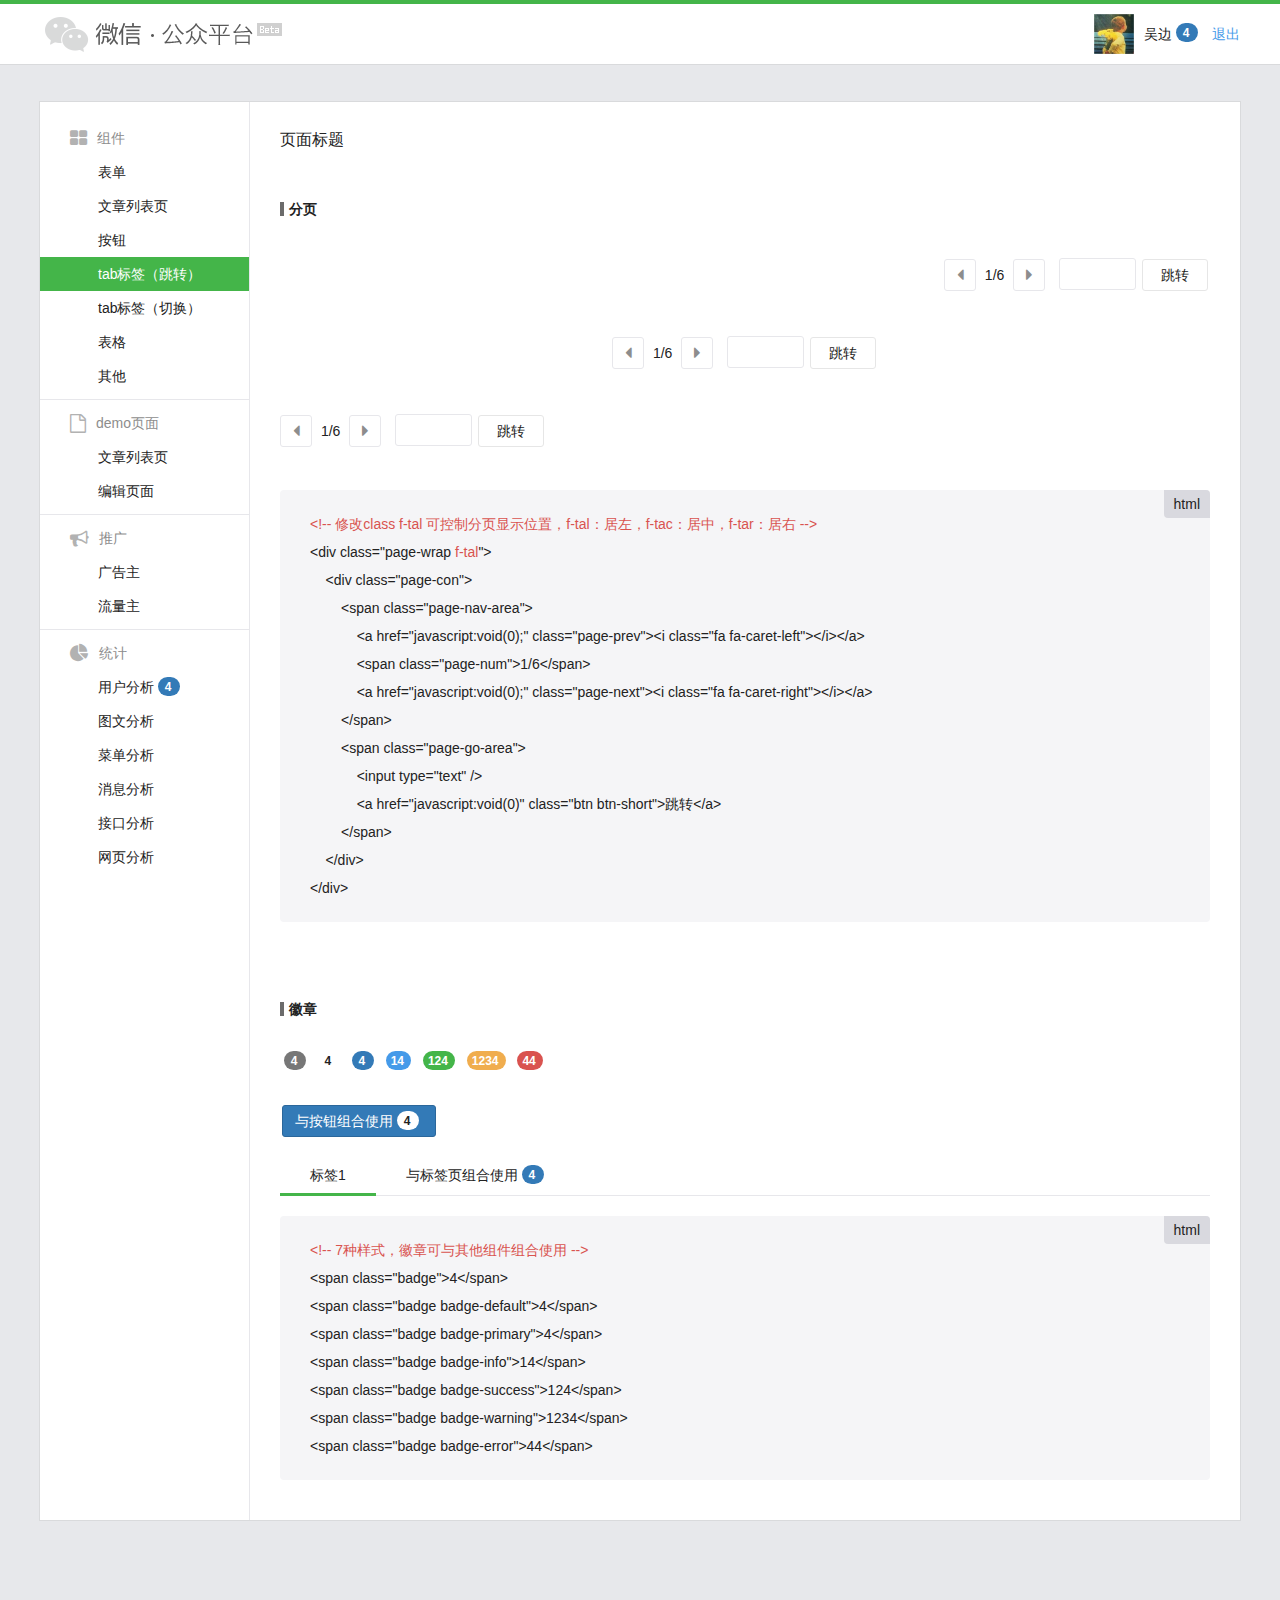
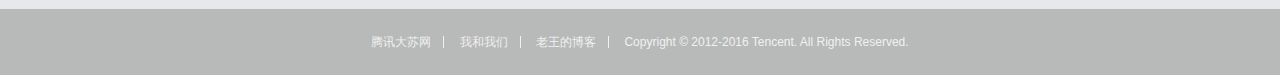
<file: others.html>
<!DOCTYPE html>
<html>
<head>
    <meta charset="utf-8">
    <meta http-equiv="X-UA-Compatible" content="IE=edge,chrome=1">
    <meta name="renderer" content="webkit">
    <title>管理后台</title>
    <link href="images/favicon.ico" rel="Shortcut Icon">
    <link rel="stylesheet" href="css/style.css">
    <link rel="stylesheet" href="css/font-awesome.min.css">
    <script src="js/jquery-1.7.1.min.js"></script>
    <script src="js/layer/layer.js"></script>
</head>
<body>
    <div class="header">
        <div class="header-wrap f-ma">
            <div class="logo f-oh f-fl">
                <a href=""><img src="images/logo.png" alt="logo" /></a>
            </div>
            <div class="user-info f-fr">
                <div class="user-avatar f-fl">
                    <img src="images/avatar.jpg" alt="avatar" />
                </div>
                <div class="user-name f-fl f-dt">
                    <p>吴边<span class="badge badge-primary">4</span></p>
                </div>
                <div class="user-action f-fl">
                    <a href="javascript:void(0)">退出</a>
                </div>
            </div>
        </div>
    </div>

    <div class="bd f-ma">
        <div class="container f-cb">
            <div class="sidebar">
                <div class="menu-box">
                    <dl class="menu no-extra">
                        <dt class="menu-title f-toe"><i class="fa fa-th-large fa-lg"></i>组件</dt>
                        <dd class="menu-item"><a href="form.html">表单</a></dd>
                        <dd class="menu-item"><a href="list.html">文章列表页</a></dd>
                        <dd class="menu-item"><a href="button.html">按钮</a></dd>
                        <dd class="menu-item selected"><a href="tab_link.html">tab标签（跳转）</a></dd>
                        <dd class="menu-item"><a href="tab.html">tab标签（切换）</a></dd>
                        <dd class="menu-item"><a href="table.html">表格</a></dd>
                        <dd class="menu-item"><a href="others.html">其他</a></dd>
                    </dl>
                    <dl class="menu">
                        <dt class="menu-title f-toe"><i class="fa fa-file-o fa-lg"></i>demo页面</dt>
                        <dd class="menu-item"><a href="article.html">文章列表页</a></dd>
                        <dd class="menu-item"><a href="edit.html">编辑页面</a></dd>
                    </dl>
                    <dl class="menu">
                        <dt class="menu-title f-toe"><i class="fa fa-bullhorn fa-lg"></i>推广</dt>
                        <dd class="menu-item"><a href="#">广告主</a></dd>
                        <dd class="menu-item"><a href="#">流量主</a></dd>
                    </dl>
                    <dl class="menu">
                        <dt class="menu-title f-toe"><i class="fa fa-pie-chart fa-lg"></i>统计</dt>
                        <dd class="menu-item"><a href="#">用户分析<span class="badge badge-primary">4</span></a></dd>
                        <dd class="menu-item"><a href="#">图文分析</a></dd>
                        <dd class="menu-item"><a href="#">菜单分析</a></dd>
                        <dd class="menu-item"><a href="#">消息分析</a></dd>
                        <dd class="menu-item"><a href="#">接口分析</a></dd>
                        <dd class="menu-item"><a href="#">网页分析</a></dd>
                    </dl>
                </div>
            </div>


<div class="main">
    <div class="page-title">
        <h2>页面标题</h2>
    </div>
    <div class="main-bd">
        <div class="sub-title">
            <h2>分页</h2>
        </div>
        <div class="page-wrap f-tar">
            <div class="page-con">
                <span class="page-nav-area">
                    <a href="javascript:void(0);" class="page-prev"><i class="fa fa-caret-left"></i></a>
                    <span class="page-num">1/6</span>
                    <a href="javascript:void(0);" class="page-next"><i class="fa fa-caret-right"></i></a>
                </span>
                <span class="page-go-area">
                    <input type="text" />
                    <a href="javascript:void(0)" class="btn btn-short">跳转</a>
                </span>
            </div>
        </div>
        <div class="page-wrap f-tac">
            <div class="page-con">
                <span class="page-nav-area">
                    <a href="javascript:void(0);" class="page-prev"><i class="fa fa-caret-left"></i></a>
                    <span class="page-num">1/6</span>
                    <a href="javascript:void(0);" class="page-next"><i class="fa fa-caret-right"></i></a>
                </span>
                <span class="page-go-area">
                    <input type="text" />
                    <a href="javascript:void(0)" class="btn btn-short">跳转</a>
                </span>
            </div>
        </div>
        <div class="page-wrap f-tal">
            <div class="page-con">
                <span class="page-nav-area">
                    <a href="javascript:void(0);" class="page-prev"><i class="fa fa-caret-left"></i></a>
                    <span class="page-num">1/6</span>
                    <a href="javascript:void(0);" class="page-next"><i class="fa fa-caret-right"></i></a>
                </span>
                <span class="page-go-area">
                    <input type="text" />
                    <a href="javascript:void(0)" class="btn btn-short">跳转</a>
                </span>
            </div>
        </div>
        <pre>
<font class="c-error">&lt;!-- 修改class f-tal 可控制分页显示位置，f-tal：居左，f-tac：居中，f-tar：居右 --&gt;</font>
&lt;div class="page-wrap <font class="c-error">f-tal</font>"&gt;
    &lt;div class="page-con"&gt;
        &lt;span class="page-nav-area"&gt;
            &lt;a href="javascript:void(0);" class="page-prev"&gt;&lt;i class="fa fa-caret-left"&gt;&lt;/i&gt;&lt;/a&gt;
            &lt;span class="page-num"&gt;1/6&lt;/span&gt;
            &lt;a href="javascript:void(0);" class="page-next"&gt;&lt;i class="fa fa-caret-right"&gt;&lt;/i&gt;&lt;/a&gt;
        &lt;/span&gt;
        &lt;span class="page-go-area"&gt;
            &lt;input type="text" /&gt;
            &lt;a href="javascript:void(0)" class="btn btn-short"&gt;跳转&lt;/a&gt;
        &lt;/span&gt;
    &lt;/div&gt;
&lt;/div&gt;
<span class="code-type">html</span></pre>
    </div>

    <div class="main-bd">
        <div class="sub-title">
            <h2>徽章</h2>
        </div>
        <div class="main-block">
            <span class="badge">4</span>
            <span class="badge badge-default">4</span>
            <span class="badge badge-primary">4</span>
            <span class="badge badge-info">14</span>
            <span class="badge badge-success">124</span>
            <span class="badge badge-warning">1234</span>
            <span class="badge badge-error">44</span>


        </div>

        <div class="main-block">
            <button class="btn btn-primary">与按钮组合使用<span class="badge badge-default">4</span></button>
        </div>

        <!-- tab标签 -->
        <div class="link-tabs">
            <span class="link-tab selected">
                <a href="#">标签1</a>
            </span>
            <span class="link-tab">
                <a href="#">与标签页组合使用<span class="badge badge-primary">4</span></a>
            </span>
        </div>

        <pre>
<font class="c-error">&lt;!-- 7种样式，徽章可与其他组件组合使用 --&gt;</font>
&lt;span class="badge">4&lt;/span&gt;
&lt;span class="badge badge-default"&gt;4&lt;/span&gt;
&lt;span class="badge badge-primary"&gt;4&lt;/span&gt;
&lt;span class="badge badge-info"&gt;14&lt;/span&gt;
&lt;span class="badge badge-success"&gt;124&lt;/span&gt;
&lt;span class="badge badge-warning"&gt;1234&lt;/span&gt;
&lt;span class="badge badge-error"&gt;44&lt;/span&gt;
<span class="code-type">html</span></pre>
    </div>
</div>


        </div>
    </div>

    <div class="footer">
        <ul class="footer-link f-ma f-tac">
            <li><a href="#">腾讯大苏网</a></li>
            <li><a href="http://wohewomen.cn">我和我们</a></li>
            <li><a href="http://wangqiangblog.cn/">老王的博客</a></li>
            <p>Copyright © 2012-2016 Tencent. All Rights Reserved.</p>
        </ul>
    </div>
</body>
<script src="js/common.js"></script>
</html>
</file>
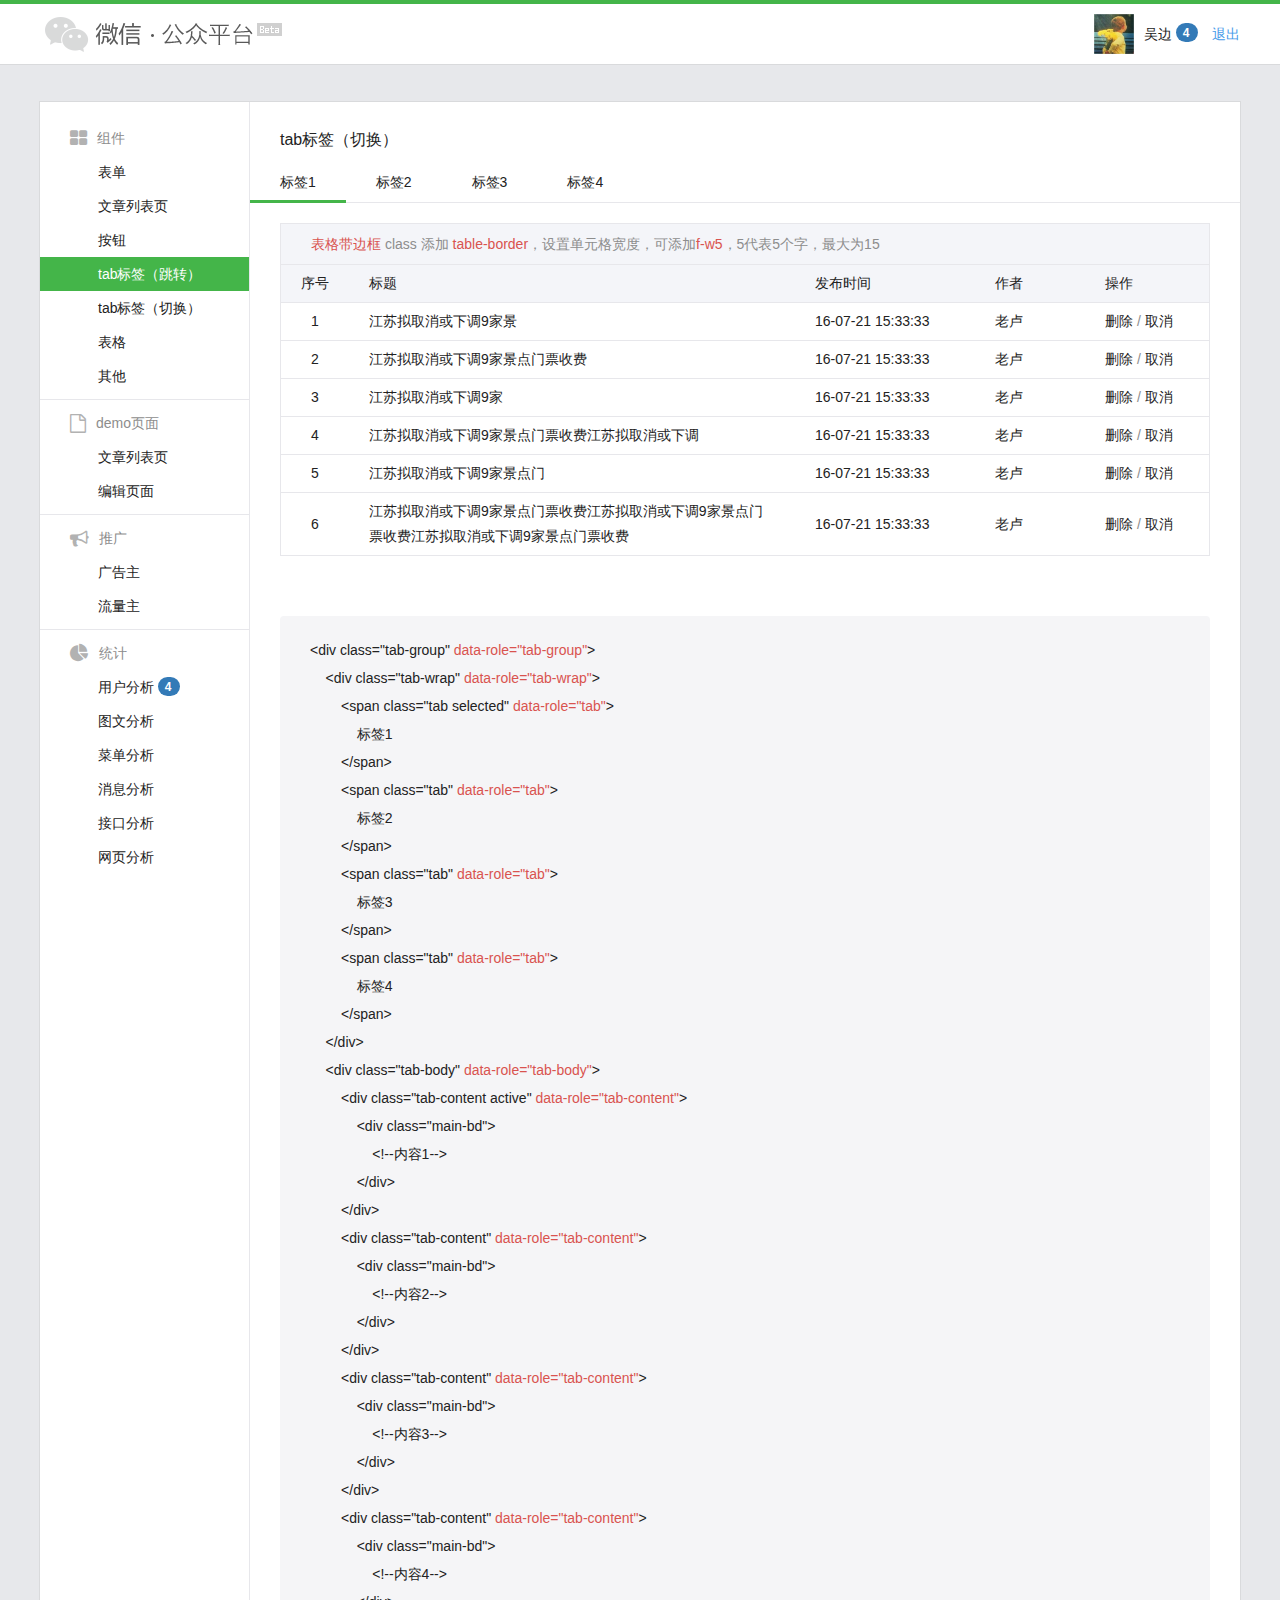
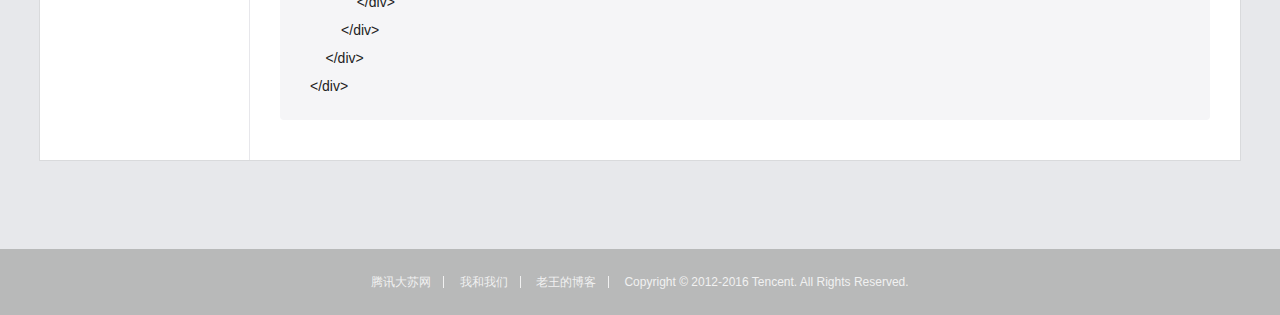
<file: tab.html>
<!DOCTYPE html>
<html>
<head>
    <meta charset="utf-8">
    <meta http-equiv="X-UA-Compatible" content="IE=edge,chrome=1">
    <meta name="renderer" content="webkit">
    <title>管理后台</title>
    <link href="images/favicon.ico" rel="Shortcut Icon">
    <link rel="stylesheet" href="css/style.css">
    <link rel="stylesheet" href="css/font-awesome.min.css">
    <script src="js/jquery-1.7.1.min.js"></script>
    <script src="js/layer/layer.js"></script>
</head>
<body>
    <div class="header">
        <div class="header-wrap f-ma">
            <div class="logo f-oh f-fl">
                <a href=""><img src="images/logo.png" alt="logo" /></a>
            </div>
            <div class="user-info f-fr">
                <div class="user-avatar f-fl">
                    <img src="images/avatar.jpg" alt="avatar" />
                </div>
                <div class="user-name f-fl f-dt">
                    <p>吴边<span class="badge badge-primary">4</span></p>
                </div>
                <div class="user-action f-fl">
                    <a href="javascript:void(0)">退出</a>
                </div>
            </div>
        </div>
    </div>

    <div class="bd f-ma">
        <div class="container f-cb">
            <div class="sidebar">
                <div class="menu-box">
                    <dl class="menu no-extra">
                        <dt class="menu-title f-toe"><i class="fa fa-th-large fa-lg"></i>组件</dt>
                        <dd class="menu-item"><a href="form.html">表单</a></dd>
                        <dd class="menu-item"><a href="list.html">文章列表页</a></dd>
                        <dd class="menu-item"><a href="button.html">按钮</a></dd>
                        <dd class="menu-item selected"><a href="tab_link.html">tab标签（跳转）</a></dd>
                        <dd class="menu-item"><a href="tab.html">tab标签（切换）</a></dd>
                        <dd class="menu-item"><a href="table.html">表格</a></dd>
                        <dd class="menu-item"><a href="others.html">其他</a></dd>
                    </dl>
                    <dl class="menu">
                        <dt class="menu-title f-toe"><i class="fa fa-file-o fa-lg"></i>demo页面</dt>
                        <dd class="menu-item"><a href="article.html">文章列表页</a></dd>
                        <dd class="menu-item"><a href="edit.html">编辑页面</a></dd>
                    </dl>
                    <dl class="menu">
                        <dt class="menu-title f-toe"><i class="fa fa-bullhorn fa-lg"></i>推广</dt>
                        <dd class="menu-item"><a href="#">广告主</a></dd>
                        <dd class="menu-item"><a href="#">流量主</a></dd>
                    </dl>
                    <dl class="menu">
                        <dt class="menu-title f-toe"><i class="fa fa-pie-chart fa-lg"></i>统计</dt>
                        <dd class="menu-item"><a href="#">用户分析<span class="badge badge-primary">4</span></a></dd>
                        <dd class="menu-item"><a href="#">图文分析</a></dd>
                        <dd class="menu-item"><a href="#">菜单分析</a></dd>
                        <dd class="menu-item"><a href="#">消息分析</a></dd>
                        <dd class="menu-item"><a href="#">接口分析</a></dd>
                        <dd class="menu-item"><a href="#">网页分析</a></dd>
                    </dl>
                </div>
            </div>


<div class="main">
    <div class="page-title">
        <h2>tab标签（切换）</h2>
    </div>


    <div class="tab-group" data-role="tab-group">
        <div class="tab-wrap" data-role="tab-wrap">
            <span class="tab selected" data-role="tab">
                标签1
            </span>
            <span class="tab" data-role="tab">
                标签2
            </span>
            <span class="tab" data-role="tab">
                标签3
            </span>
            <span class="tab" data-role="tab">
                标签4
            </span>
        </div>
        <div class="tab-body" data-role="tab-body">
            <div class="tab-content active" data-role="tab-content">
                <div class="main-bd">
                    <div class="info-area f-bt f-bl f-br">
                        <p><font class="c-error">表格带边框</font> class 添加 <font class="c-error">table-border</font>，设置单元格宽度，可添加<font class="c-error">f-w5</font>，5代表5个字，最大为15</p>
                    </div>
                    <div class="table-wrap">
                        <table class="table table-border" cellspacing="0">
                            <thead>
                                <tr>
                                    <th class="f-w2 f-tac">序号</th>
                                    <th>标题</th>
                                    <th class="f-w10">发布时间</th>
                                    <th class="f-w5">作者</th>
                                    <th class="f-w6">操作</th>
                                </tr>
                            </thead>
                            <tbody>
                                <tr>
                                    <td class="f-tac">1</td>
                                    <td>江苏拟取消或下调9家景</td>
                                    <td>16-07-21 15:33:33</td>
                                    <td>老卢</td>
                                    <td>
                                        <a href="#">删除</a>
                                        <span class="divider">/</span>
                                        <a href="#">取消</a>
                                    </td>
                                </tr>
                                <tr>
                                    <td class="f-tac">2</td>
                                    <td>江苏拟取消或下调9家景点门票收费</td>
                                    <td>16-07-21 15:33:33</td>
                                    <td>老卢</td>
                                    <td>
                                        <a href="#">删除</a>
                                        <span class="divider">/</span>
                                        <a href="#">取消</a>
                                    </td>
                                </tr>
                                <tr>
                                    <td class="f-tac">3</td>
                                    <td>江苏拟取消或下调9家</td>
                                    <td>16-07-21 15:33:33</td>
                                    <td>老卢</td>
                                    <td>
                                        <a href="#">删除</a>
                                        <span class="divider">/</span>
                                        <a href="#">取消</a>
                                    </td>
                                </tr>
                                <tr>
                                    <td class="f-tac">4</td>
                                    <td>江苏拟取消或下调9家景点门票收费江苏拟取消或下调</td>
                                    <td>16-07-21 15:33:33</td>
                                    <td>老卢</td>
                                    <td>
                                        <a href="#">删除</a>
                                        <span class="divider">/</span>
                                        <a href="#">取消</a>
                                    </td>
                                </tr>
                                <tr>
                                    <td class="f-tac">5</td>
                                    <td>江苏拟取消或下调9家景点门</td>
                                    <td>16-07-21 15:33:33</td>
                                    <td>老卢</td>
                                    <td>
                                        <a href="#">删除</a>
                                        <span class="divider">/</span>
                                        <a href="#">取消</a>
                                    </td>
                                </tr>
                                <tr>
                                    <td class="f-tac">6</td>
                                    <td>江苏拟取消或下调9家景点门票收费江苏拟取消或下调9家景点门票收费江苏拟取消或下调9家景点门票收费</td>
                                    <td>16-07-21 15:33:33</td>
                                    <td>老卢</td>
                                    <td>
                                        <a href="#">删除</a>
                                        <span class="divider">/</span>
                                        <a href="#">取消</a>
                                    </td>
                                </tr>
                            </tbody>
                        </table>
                    </div>
                </div>
            </div>
            <div class="tab-content" data-role="tab-content">
                <div class="main-bd">
                    222
                </div>
            </div>
            <div class="tab-content" data-role="tab-content">
                <div class="main-bd">
                    333
                </div>
            </div>
            <div class="tab-content" data-role="tab-content">
                <div class="main-bd">
                    444
                </div>
            </div>
        </div>
    </div>

    <div class="main-bd">
    <pre>
&lt;div class="tab-group" <font class="c-error">data-role="tab-group"</font>&gt;
    &lt;div class="tab-wrap" <font class="c-error">data-role="tab-wrap"</font>&gt;
        &lt;span class="tab selected" <font class="c-error">data-role="tab"</font>&gt;
            标签1
        &lt;/span&gt;
        &lt;span class="tab" <font class="c-error">data-role="tab"</font>&gt;
            标签2
        &lt;/span&gt;
        &lt;span class="tab" <font class="c-error">data-role="tab"</font>&gt;
            标签3
        &lt;/span&gt;
        &lt;span class="tab" <font class="c-error">data-role="tab"</font>&gt;
            标签4
        &lt;/span&gt;
    &lt;/div&gt;
    &lt;div class="tab-body" <font class="c-error">data-role="tab-body"</font>&gt;
        &lt;div class="tab-content active" <font class="c-error">data-role="tab-content"</font>&gt;
            &lt;div class="main-bd"&gt;
                &lt;!--内容1--&gt;
            &lt;/div&gt;
        &lt;/div&gt;
        &lt;div class="tab-content" <font class="c-error">data-role="tab-content"</font>&gt;
            &lt;div class="main-bd"&gt;
                &lt;!--内容2--&gt;
            &lt;/div&gt;
        &lt;/div&gt;
        &lt;div class="tab-content" <font class="c-error">data-role="tab-content"</font>&gt;
            &lt;div class="main-bd"&gt;
                &lt;!--内容3--&gt;
            &lt;/div&gt;
        &lt;/div&gt;
        &lt;div class="tab-content" <font class="c-error">data-role="tab-content"</font>&gt;
            &lt;div class="main-bd"&gt;
                &lt;!--内容4--&gt;
            &lt;/div&gt;
        &lt;/div&gt;
    &lt;/div&gt;
&lt;/div&gt;</pre>
    </div>
</div>

        </div>
    </div>

    <div class="footer">
        <ul class="footer-link f-ma f-tac">
            <li><a href="#">腾讯大苏网</a></li>
            <li><a href="http://wohewomen.cn">我和我们</a></li>
            <li><a href="http://wangqiangblog.cn/">老王的博客</a></li>
            <p>Copyright © 2012-2016 Tencent. All Rights Reserved.</p>
        </ul>
    </div>
</body>
<script src="js/common.js"></script>
</html>
</file>
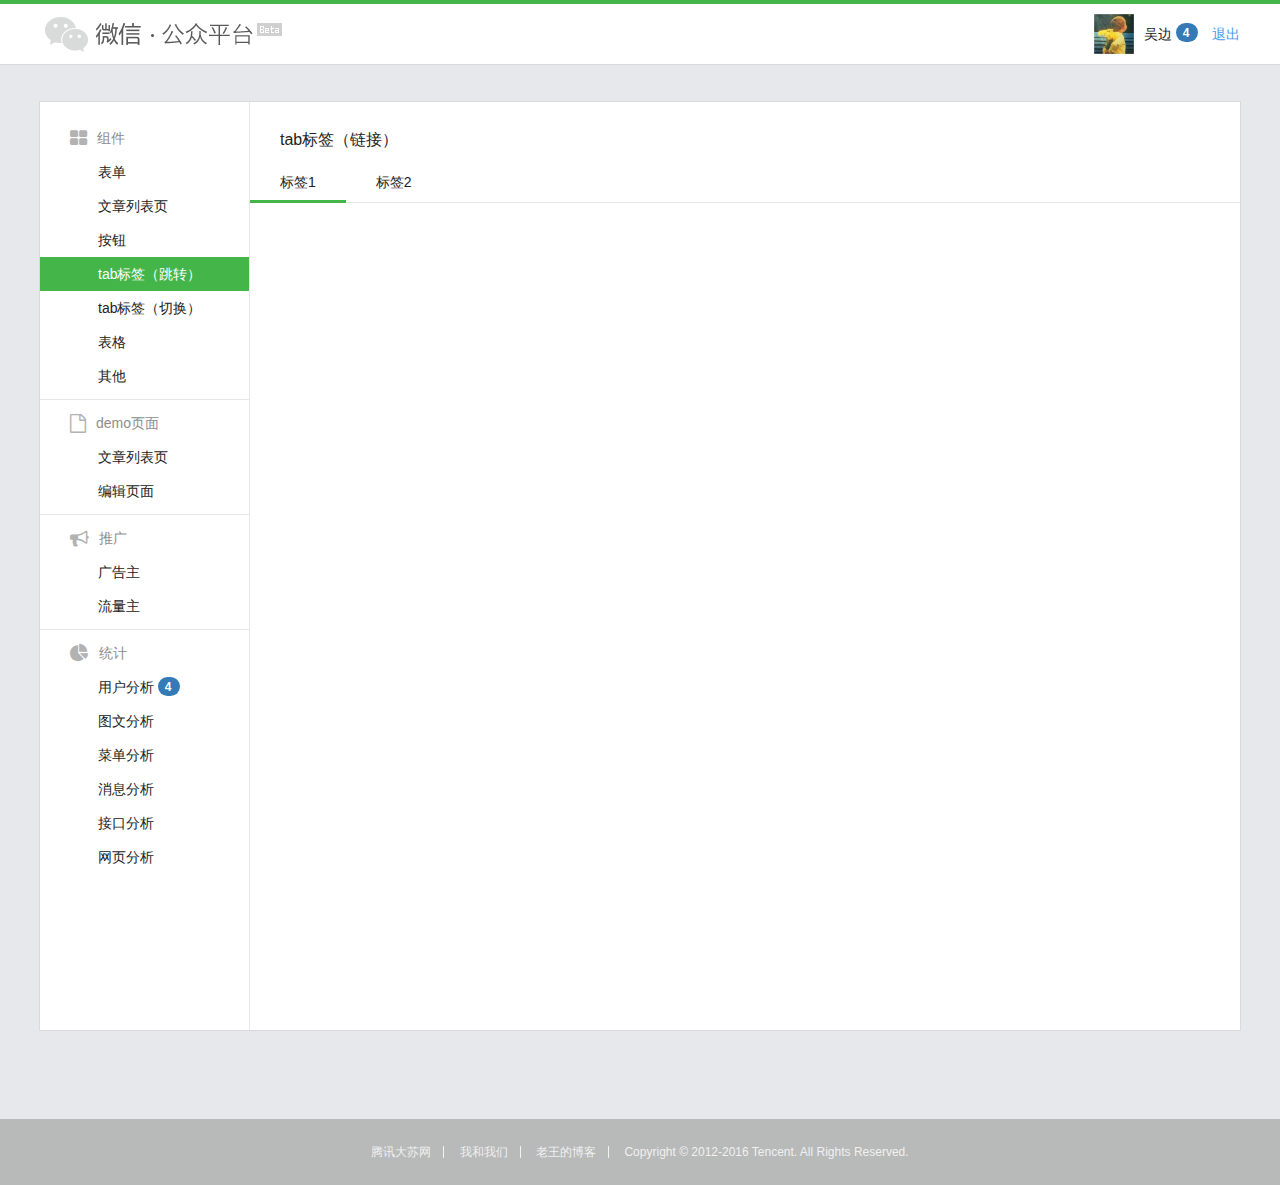
<file: tab_link.html>
<!DOCTYPE html>
<html>
<head>
    <meta charset="utf-8">
    <meta http-equiv="X-UA-Compatible" content="IE=edge,chrome=1">
    <meta name="renderer" content="webkit">
    <title>管理后台</title>
    <link href="images/favicon.ico" rel="Shortcut Icon">
    <link rel="stylesheet" href="css/style.css">
    <link rel="stylesheet" href="css/font-awesome.min.css">
    <script src="js/jquery-1.7.1.min.js"></script>
    <script src="js/layer/layer.js"></script>
</head>
<body>
    <div class="header">
        <div class="header-wrap f-ma">
            <div class="logo f-oh f-fl">
                <a href=""><img src="images/logo.png" alt="logo" /></a>
            </div>
            <div class="user-info f-fr">
                <div class="user-avatar f-fl">
                    <img src="images/avatar.jpg" alt="avatar" />
                </div>
                <div class="user-name f-fl f-dt">
                    <p>吴边<span class="badge badge-primary">4</span></p>
                </div>
                <div class="user-action f-fl">
                    <a href="javascript:void(0)">退出</a>
                </div>
            </div>
        </div>
    </div>

    <div class="bd f-ma">
        <div class="container f-cb">
            <div class="sidebar">
                <div class="menu-box">
                    <dl class="menu no-extra">
                        <dt class="menu-title f-toe"><i class="fa fa-th-large fa-lg"></i>组件</dt>
                        <dd class="menu-item"><a href="form.html">表单</a></dd>
                        <dd class="menu-item"><a href="list.html">文章列表页</a></dd>
                        <dd class="menu-item"><a href="button.html">按钮</a></dd>
                        <dd class="menu-item selected"><a href="tab_link.html">tab标签（跳转）</a></dd>
                        <dd class="menu-item"><a href="tab.html">tab标签（切换）</a></dd>
                        <dd class="menu-item"><a href="table.html">表格</a></dd>
                        <dd class="menu-item"><a href="others.html">其他</a></dd>
                    </dl>
                    <dl class="menu">
                        <dt class="menu-title f-toe"><i class="fa fa-file-o fa-lg"></i>demo页面</dt>
                        <dd class="menu-item"><a href="article.html">文章列表页</a></dd>
                        <dd class="menu-item"><a href="edit.html">编辑页面</a></dd>
                    </dl>
                    <dl class="menu">
                        <dt class="menu-title f-toe"><i class="fa fa-bullhorn fa-lg"></i>推广</dt>
                        <dd class="menu-item"><a href="#">广告主</a></dd>
                        <dd class="menu-item"><a href="#">流量主</a></dd>
                    </dl>
                    <dl class="menu">
                        <dt class="menu-title f-toe"><i class="fa fa-pie-chart fa-lg"></i>统计</dt>
                        <dd class="menu-item"><a href="#">用户分析<span class="badge badge-primary">4</span></a></dd>
                        <dd class="menu-item"><a href="#">图文分析</a></dd>
                        <dd class="menu-item"><a href="#">菜单分析</a></dd>
                        <dd class="menu-item"><a href="#">消息分析</a></dd>
                        <dd class="menu-item"><a href="#">接口分析</a></dd>
                        <dd class="menu-item"><a href="#">网页分析</a></dd>
                    </dl>
                </div>
            </div>


<div class="main">
    <div class="page-title">
        <h2>tab标签（链接）</h2>
    </div>
    <div class="link-tabs">
        <span class="link-tab selected">
            <a href="#">标签1</a>
        </span>
        <span class="link-tab">
            <a href="#">标签2</a>
        </span>
    </div>
</div>

        </div>
    </div>

    <div class="footer">
        <ul class="footer-link f-ma f-tac">
            <li><a href="#">腾讯大苏网</a></li>
            <li><a href="http://wohewomen.cn">我和我们</a></li>
            <li><a href="http://wangqiangblog.cn/">老王的博客</a></li>
            <p>Copyright © 2012-2016 Tencent. All Rights Reserved.</p>
        </ul>
    </div>
</body>
<script src="js/common.js"></script>
</html>
</file>
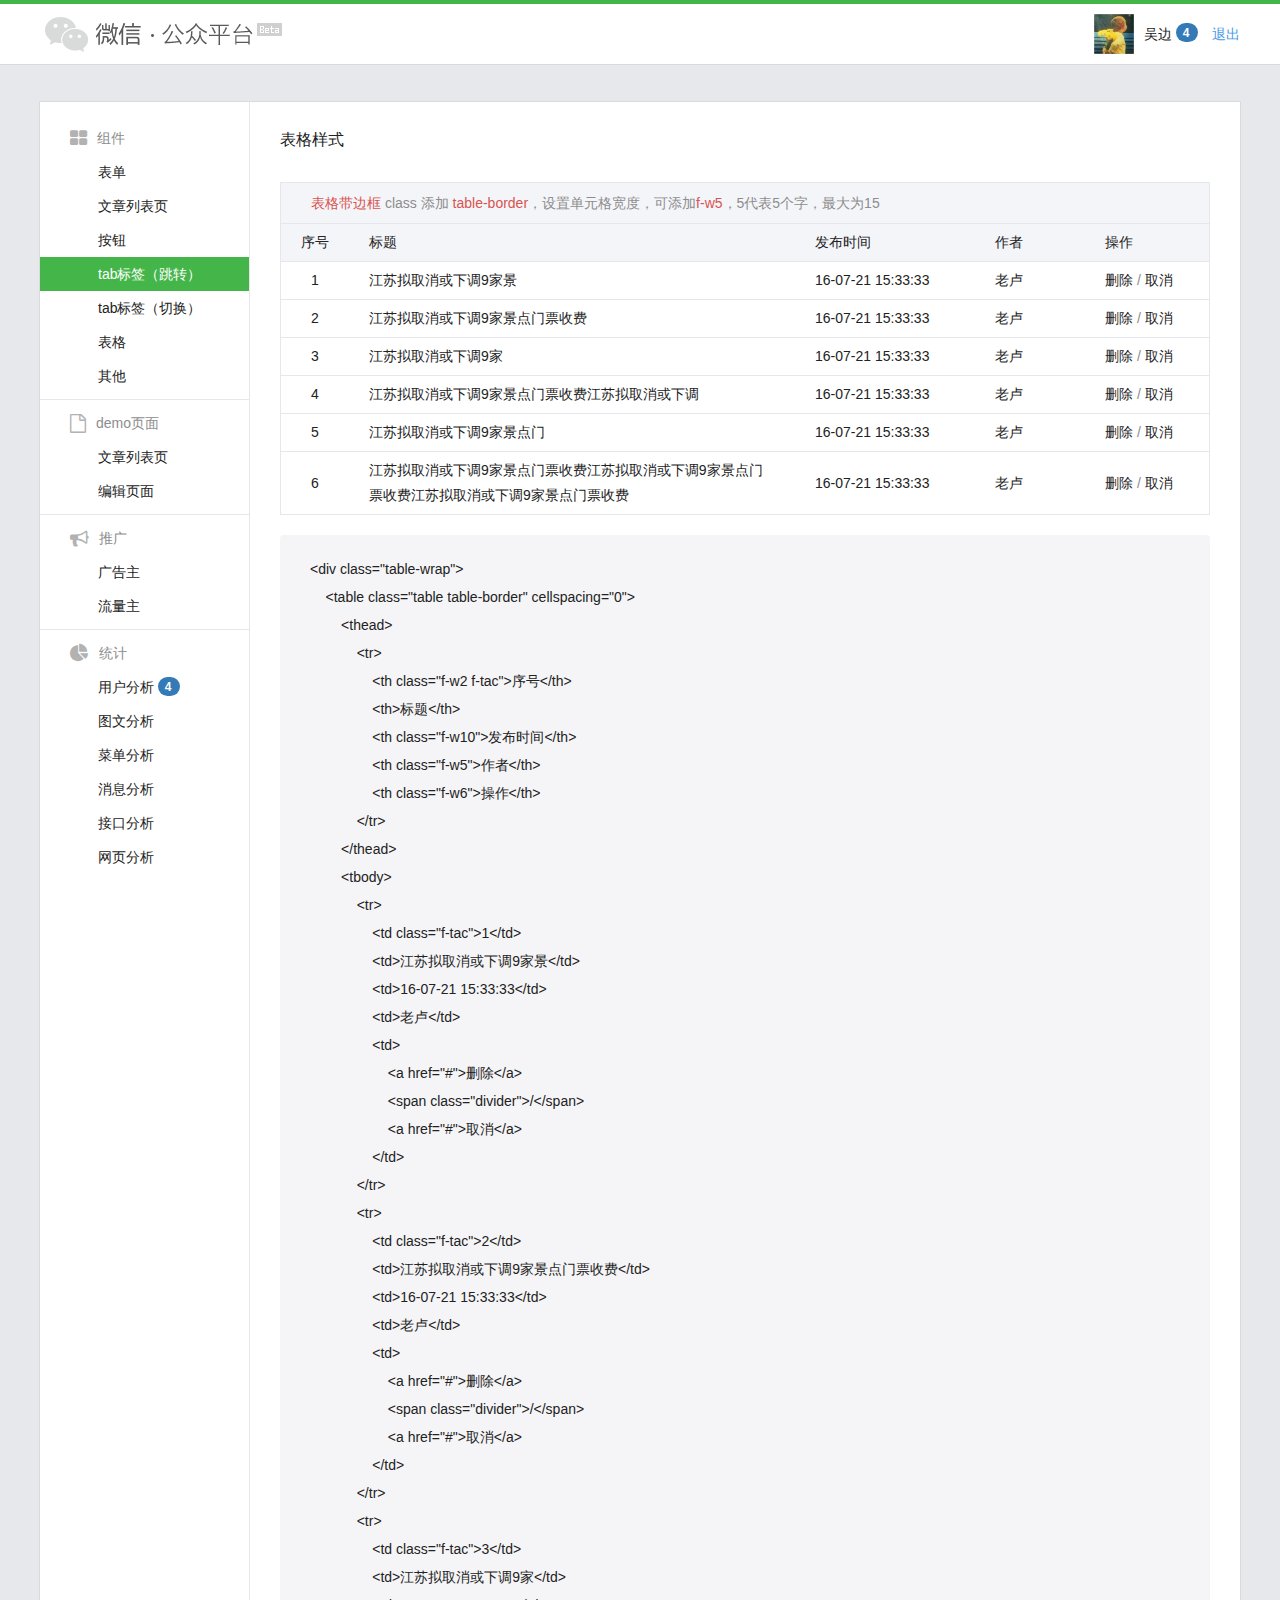
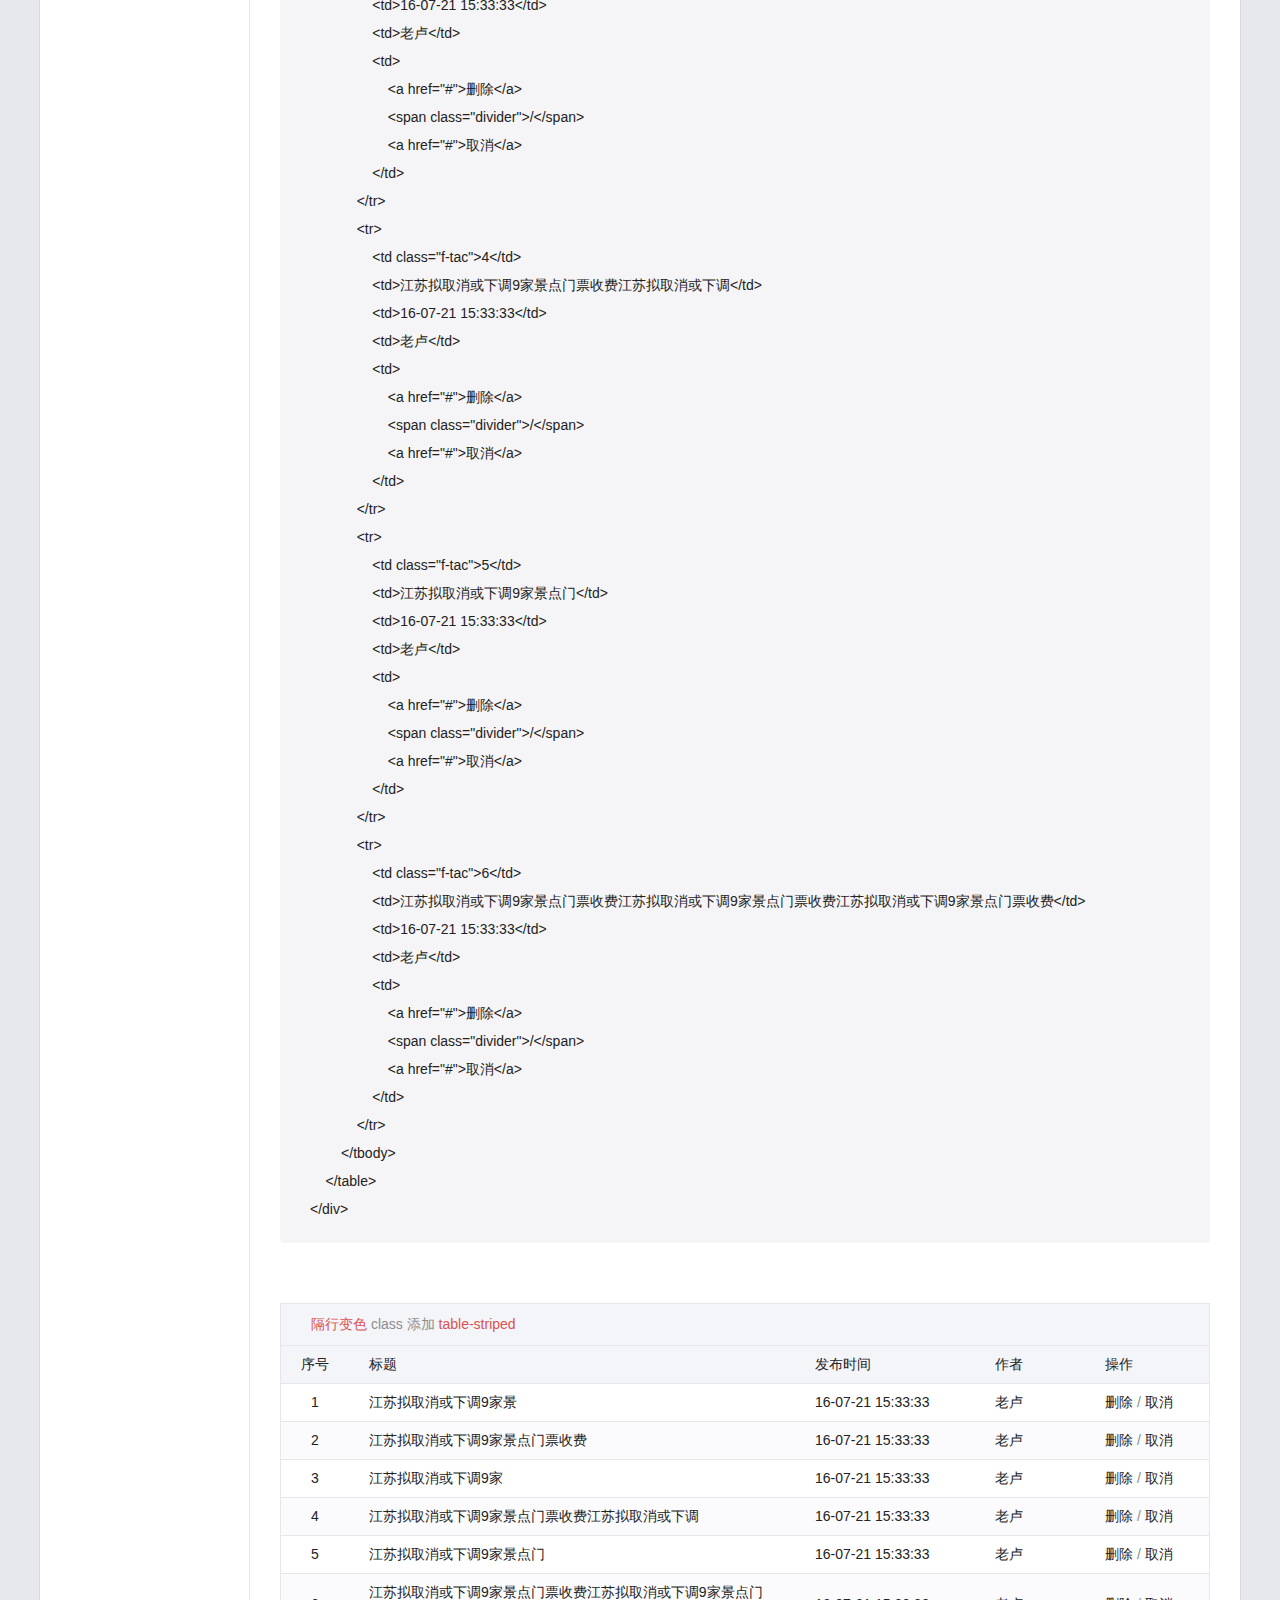
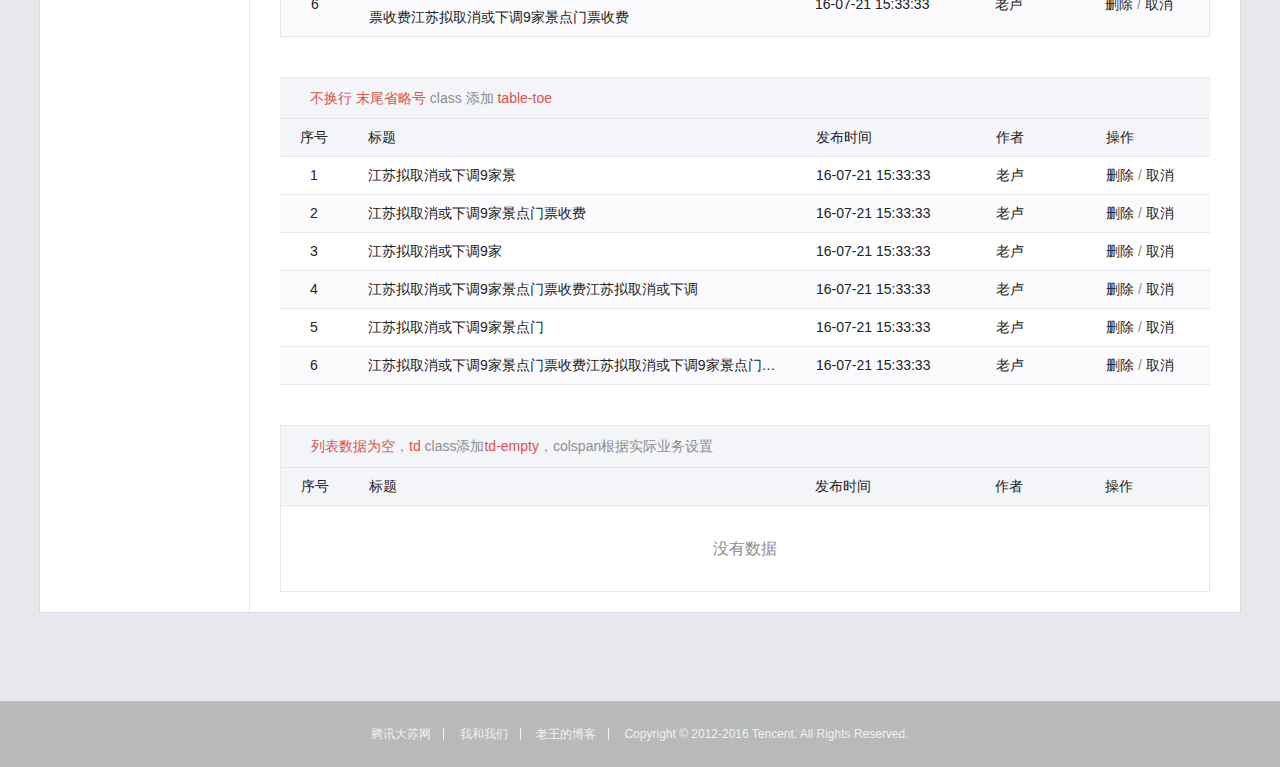
<file: table.html>
<!DOCTYPE html>
<html>
<head>
    <meta charset="utf-8">
    <meta http-equiv="X-UA-Compatible" content="IE=edge,chrome=1">
    <meta name="renderer" content="webkit">
    <title>管理后台</title>
    <link href="images/favicon.ico" rel="Shortcut Icon">
    <link rel="stylesheet" href="css/style.css">
    <link rel="stylesheet" href="css/font-awesome.min.css">
    <script src="js/jquery-1.7.1.min.js"></script>
    <script src="js/layer/layer.js"></script>
</head>
<body>
    <div class="header">
        <div class="header-wrap f-ma">
            <div class="logo f-oh f-fl">
                <a href=""><img src="images/logo.png" alt="logo" /></a>
            </div>
            <div class="user-info f-fr">
                <div class="user-avatar f-fl">
                    <img src="images/avatar.jpg" alt="avatar" />
                </div>
                <div class="user-name f-fl f-dt">
                    <p>吴边<span class="badge badge-primary">4</span></p>
                </div>
                <div class="user-action f-fl">
                    <a href="javascript:void(0)">退出</a>
                </div>
            </div>
        </div>
    </div>

    <div class="bd f-ma">
        <div class="container f-cb">
            <div class="sidebar">
                <div class="menu-box">
                    <dl class="menu no-extra">
                        <dt class="menu-title f-toe"><i class="fa fa-th-large fa-lg"></i>组件</dt>
                        <dd class="menu-item"><a href="form.html">表单</a></dd>
                        <dd class="menu-item"><a href="list.html">文章列表页</a></dd>
                        <dd class="menu-item"><a href="button.html">按钮</a></dd>
                        <dd class="menu-item selected"><a href="tab_link.html">tab标签（跳转）</a></dd>
                        <dd class="menu-item"><a href="tab.html">tab标签（切换）</a></dd>
                        <dd class="menu-item"><a href="table.html">表格</a></dd>
                        <dd class="menu-item"><a href="others.html">其他</a></dd>
                    </dl>
                    <dl class="menu">
                        <dt class="menu-title f-toe"><i class="fa fa-file-o fa-lg"></i>demo页面</dt>
                        <dd class="menu-item"><a href="article.html">文章列表页</a></dd>
                        <dd class="menu-item"><a href="edit.html">编辑页面</a></dd>
                    </dl>
                    <dl class="menu">
                        <dt class="menu-title f-toe"><i class="fa fa-bullhorn fa-lg"></i>推广</dt>
                        <dd class="menu-item"><a href="#">广告主</a></dd>
                        <dd class="menu-item"><a href="#">流量主</a></dd>
                    </dl>
                    <dl class="menu">
                        <dt class="menu-title f-toe"><i class="fa fa-pie-chart fa-lg"></i>统计</dt>
                        <dd class="menu-item"><a href="#">用户分析<span class="badge badge-primary">4</span></a></dd>
                        <dd class="menu-item"><a href="#">图文分析</a></dd>
                        <dd class="menu-item"><a href="#">菜单分析</a></dd>
                        <dd class="menu-item"><a href="#">消息分析</a></dd>
                        <dd class="menu-item"><a href="#">接口分析</a></dd>
                        <dd class="menu-item"><a href="#">网页分析</a></dd>
                    </dl>
                </div>
            </div>



<div class="main">
    <div class="page-title">
        <h2>表格样式</h2>
    </div>

    <div class="main-bd">
        <div class="info-area f-bt f-bl f-br">
            <p><font class="c-error">表格带边框</font> class 添加 <font class="c-error">table-border</font>，设置单元格宽度，可添加<font class="c-error">f-w5</font>，5代表5个字，最大为15</p>
        </div>
        <div class="table-wrap">
            <table class="table table-border" cellspacing="0">
                <thead>
                    <tr>
                        <th class="f-w2 f-tac">序号</th>
                        <th>标题</th>
                        <th class="f-w10">发布时间</th>
                        <th class="f-w5">作者</th>
                        <th class="f-w6">操作</th>
                    </tr>
                </thead>
                <tbody>
                    <tr>
                        <td class="f-tac">1</td>
                        <td>江苏拟取消或下调9家景</td>
                        <td>16-07-21 15:33:33</td>
                        <td>老卢</td>
                        <td>
                            <a href="#">删除</a>
                            <span class="divider">/</span>
                            <a href="#">取消</a>
                        </td>
                    </tr>
                    <tr>
                        <td class="f-tac">2</td>
                        <td>江苏拟取消或下调9家景点门票收费</td>
                        <td>16-07-21 15:33:33</td>
                        <td>老卢</td>
                        <td>
                            <a href="#">删除</a>
                            <span class="divider">/</span>
                            <a href="#">取消</a>
                        </td>
                    </tr>
                    <tr>
                        <td class="f-tac">3</td>
                        <td>江苏拟取消或下调9家</td>
                        <td>16-07-21 15:33:33</td>
                        <td>老卢</td>
                        <td>
                            <a href="#">删除</a>
                            <span class="divider">/</span>
                            <a href="#">取消</a>
                        </td>
                    </tr>
                    <tr>
                        <td class="f-tac">4</td>
                        <td>江苏拟取消或下调9家景点门票收费江苏拟取消或下调</td>
                        <td>16-07-21 15:33:33</td>
                        <td>老卢</td>
                        <td>
                            <a href="#">删除</a>
                            <span class="divider">/</span>
                            <a href="#">取消</a>
                        </td>
                    </tr>
                    <tr>
                        <td class="f-tac">5</td>
                        <td>江苏拟取消或下调9家景点门</td>
                        <td>16-07-21 15:33:33</td>
                        <td>老卢</td>
                        <td>
                            <a href="#">删除</a>
                            <span class="divider">/</span>
                            <a href="#">取消</a>
                        </td>
                    </tr>
                    <tr>
                        <td class="f-tac">6</td>
                        <td>江苏拟取消或下调9家景点门票收费江苏拟取消或下调9家景点门票收费江苏拟取消或下调9家景点门票收费</td>
                        <td>16-07-21 15:33:33</td>
                        <td>老卢</td>
                        <td>
                            <a href="#">删除</a>
                            <span class="divider">/</span>
                            <a href="#">取消</a>
                        </td>
                    </tr>
                </tbody>
            </table>
        </div>

        <pre>
&lt;div class="table-wrap"&gt;
    &lt;table class="table table-border" cellspacing="0"&gt;
        &lt;thead&gt;
            &lt;tr&gt;
                &lt;th class="f-w2 f-tac"&gt;序号&lt;/th&gt;
                &lt;th&gt;标题&lt;/th&gt;
                &lt;th class="f-w10"&gt;发布时间&lt;/th&gt;
                &lt;th class="f-w5"&gt;作者&lt;/th&gt;
                &lt;th class="f-w6"&gt;操作&lt;/th&gt;
            &lt;/tr&gt;
        &lt;/thead&gt;
        &lt;tbody&gt;
            &lt;tr&gt;
                &lt;td class="f-tac"&gt;1&lt;/td&gt;
                &lt;td&gt;江苏拟取消或下调9家景&lt;/td&gt;
                &lt;td&gt;16-07-21 15:33:33&lt;/td&gt;
                &lt;td&gt;老卢&lt;/td&gt;
                &lt;td&gt;
                    &lt;a href="#"&gt;删除&lt;/a&gt;
                    &lt;span class="divider"&gt;/&lt;/span&gt;
                    &lt;a href="#"&gt;取消&lt;/a&gt;
                &lt;/td&gt;
            &lt;/tr&gt;
            &lt;tr&gt;
                &lt;td class="f-tac"&gt;2&lt;/td&gt;
                &lt;td&gt;江苏拟取消或下调9家景点门票收费&lt;/td&gt;
                &lt;td&gt;16-07-21 15:33:33&lt;/td&gt;
                &lt;td&gt;老卢&lt;/td&gt;
                &lt;td&gt;
                    &lt;a href="#"&gt;删除&lt;/a&gt;
                    &lt;span class="divider"&gt;/&lt;/span&gt;
                    &lt;a href="#"&gt;取消&lt;/a&gt;
                &lt;/td&gt;
            &lt;/tr&gt;
            &lt;tr&gt;
                &lt;td class="f-tac"&gt;3&lt;/td&gt;
                &lt;td&gt;江苏拟取消或下调9家&lt;/td&gt;
                &lt;td&gt;16-07-21 15:33:33&lt;/td&gt;
                &lt;td&gt;老卢&lt;/td&gt;
                &lt;td&gt;
                    &lt;a href="#"&gt;删除&lt;/a&gt;
                    &lt;span class="divider"&gt;/&lt;/span&gt;
                    &lt;a href="#"&gt;取消&lt;/a&gt;
                &lt;/td&gt;
            &lt;/tr&gt;
            &lt;tr&gt;
                &lt;td class="f-tac"&gt;4&lt;/td&gt;
                &lt;td&gt;江苏拟取消或下调9家景点门票收费江苏拟取消或下调&lt;/td&gt;
                &lt;td&gt;16-07-21 15:33:33&lt;/td&gt;
                &lt;td&gt;老卢&lt;/td&gt;
                &lt;td&gt;
                    &lt;a href="#"&gt;删除&lt;/a&gt;
                    &lt;span class="divider"&gt;/&lt;/span&gt;
                    &lt;a href="#"&gt;取消&lt;/a&gt;
                &lt;/td&gt;
            &lt;/tr&gt;
            &lt;tr&gt;
                &lt;td class="f-tac"&gt;5&lt;/td&gt;
                &lt;td&gt;江苏拟取消或下调9家景点门&lt;/td&gt;
                &lt;td&gt;16-07-21 15:33:33&lt;/td&gt;
                &lt;td&gt;老卢&lt;/td&gt;
                &lt;td&gt;
                    &lt;a href="#"&gt;删除&lt;/a&gt;
                    &lt;span class="divider"&gt;/&lt;/span&gt;
                    &lt;a href="#"&gt;取消&lt;/a&gt;
                &lt;/td&gt;
            &lt;/tr&gt;
            &lt;tr&gt;
                &lt;td class="f-tac"&gt;6&lt;/td&gt;
                &lt;td&gt;江苏拟取消或下调9家景点门票收费江苏拟取消或下调9家景点门票收费江苏拟取消或下调9家景点门票收费&lt;/td&gt;
                &lt;td&gt;16-07-21 15:33:33&lt;/td&gt;
                &lt;td&gt;老卢&lt;/td&gt;
                &lt;td&gt;
                    &lt;a href="#"&gt;删除&lt;/a&gt;
                    &lt;span class="divider"&gt;/&lt;/span&gt;
                    &lt;a href="#"&gt;取消&lt;/a&gt;
                &lt;/td&gt;
            &lt;/tr&gt;
        &lt;/tbody&gt;
    &lt;/table&gt;
&lt;/div&gt;</pre>
    </div>


    <div class="main-bd">
        <div class="info-area f-bt f-bl f-br">
            <p><font class="c-error">隔行变色</font>  class 添加 <font class="c-error">table-striped</font></p>
        </div>
        <div class="table-wrap">
            <table class="table table-border table-striped" cellspacing="0">
                <thead>
                    <tr>
                        <th class="f-w2 f-tac">序号</th>
                        <th>标题</th>
                        <th class="f-w10">发布时间</th>
                        <th class="f-w5">作者</th>
                        <th class="f-w6">操作</th>
                    </tr>
                </thead>
                <tbody>
                    <tr>
                        <td class="f-tac">1</td>
                        <td>江苏拟取消或下调9家景</td>
                        <td>16-07-21 15:33:33</td>
                        <td>老卢</td>
                        <td>
                            <a href="#">删除</a>
                            <span class="divider">/</span>
                            <a href="#">取消</a>
                        </td>
                    </tr>
                    <tr>
                        <td class="f-tac">2</td>
                        <td>江苏拟取消或下调9家景点门票收费</td>
                        <td>16-07-21 15:33:33</td>
                        <td>老卢</td>
                        <td>
                            <a href="#">删除</a>
                            <span class="divider">/</span>
                            <a href="#">取消</a>
                        </td>
                    </tr>
                    <tr>
                        <td class="f-tac">3</td>
                        <td>江苏拟取消或下调9家</td>
                        <td>16-07-21 15:33:33</td>
                        <td>老卢</td>
                        <td>
                            <a href="#">删除</a>
                            <span class="divider">/</span>
                            <a href="#">取消</a>
                        </td>
                    </tr>
                    <tr>
                        <td class="f-tac">4</td>
                        <td>江苏拟取消或下调9家景点门票收费江苏拟取消或下调</td>
                        <td>16-07-21 15:33:33</td>
                        <td>老卢</td>
                        <td>
                            <a href="#">删除</a>
                            <span class="divider">/</span>
                            <a href="#">取消</a>
                        </td>
                    </tr>
                    <tr>
                        <td class="f-tac">5</td>
                        <td>江苏拟取消或下调9家景点门</td>
                        <td>16-07-21 15:33:33</td>
                        <td>老卢</td>
                        <td>
                            <a href="#">删除</a>
                            <span class="divider">/</span>
                            <a href="#">取消</a>
                        </td>
                    </tr>
                    <tr>
                        <td class="f-tac">6</td>
                        <td>江苏拟取消或下调9家景点门票收费江苏拟取消或下调9家景点门票收费江苏拟取消或下调9家景点门票收费</td>
                        <td>16-07-21 15:33:33</td>
                        <td>老卢</td>
                        <td>
                            <a href="#">删除</a>
                            <span class="divider">/</span>
                            <a href="#">取消</a>
                        </td>
                    </tr>
                </tbody>
            </table>
        </div>
    </div>

    <div class="main-bd">
        <div class="info-area f-bt">
            <p><font class="c-error">不换行 末尾省略号</font> class 添加 <font class="c-error">table-toe</font></p>
        </div>
        <div class="table-wrap">
            <table class="table table-striped table-toe" cellspacing="0">
                <thead>
                    <tr>
                        <th class="f-w2 f-tac">序号</th>
                        <th>标题</th>
                        <th class="f-w10">发布时间</th>
                        <th class="f-w5">作者</th>
                        <th class="f-w6">操作</th>
                    </tr>
                </thead>
                <tbody>
                    <tr>
                        <td class="f-tac">1</td>
                        <td><a href="#">江苏拟取消或下调9家景</a></td>
                        <td>16-07-21 15:33:33</td>
                        <td>老卢</td>
                        <td>
                            <a href="#">删除</a>
                            <span class="divider">/</span>
                            <a href="#">取消</a>
                        </td>
                    </tr>
                    <tr>
                        <td class="f-tac">2</td>
                        <td><a href="#">江苏拟取消或下调9家景点门票收费</a></td>
                        <td>16-07-21 15:33:33</td>
                        <td>老卢</td>
                        <td>
                            <a href="#">删除</a>
                            <span class="divider">/</span>
                            <a href="#">取消</a>
                        </td>
                    </tr>
                    <tr>
                        <td class="f-tac">3</td>
                        <td><a href="#">江苏拟取消或下调9家</a></td>
                        <td>16-07-21 15:33:33</td>
                        <td>老卢</td>
                        <td>
                            <a href="#">删除</a>
                            <span class="divider">/</span>
                            <a href="#">取消</a>
                        </td>
                    </tr>
                    <tr>
                        <td class="f-tac">4</td>
                        <td><a href="#">江苏拟取消或下调9家景点门票收费江苏拟取消或下调</a></td>
                        <td>16-07-21 15:33:33</td>
                        <td>老卢</td>
                        <td>
                            <a href="#">删除</a>
                            <span class="divider">/</span>
                            <a href="#">取消</a>
                        </td>
                    </tr>
                    <tr>
                        <td class="f-tac">5</td>
                        <td><a href="#">江苏拟取消或下调9家景点门</a></td>
                        <td>16-07-21 15:33:33</td>
                        <td>老卢</td>
                        <td>
                            <a href="#">删除</a>
                            <span class="divider">/</span>
                            <a href="#">取消</a>
                        </td>
                    </tr>
                    <tr>
                        <td class="f-tac">6</td>
                        <td><a href="#">江苏拟取消或下调9家景点门票收费江苏拟取消或下调9家景点门票收费江苏拟取消或下调9家景点门票收费</a></td>
                        <td>16-07-21 15:33:33</td>
                        <td>老卢</td>
                        <td>
                            <a href="#">删除</a>
                            <span class="divider">/</span>
                            <a href="#">取消</a>
                        </td>
                    </tr>
                </tbody>
            </table>
        </div>
    </div>

    <div class="main-bd">
        <div class="info-area f-bt f-bl f-br">
            <p><font class="c-error">列表数据为空</font>，<font class="c-error">td</font> class添加<font class="c-error">td-empty</font>，colspan根据实际业务设置</p>
        </div>
        <div class="table-wrap">
            <table class="table table-striped table-border table-toe" cellspacing="0">
                <thead>
                    <tr>
                        <th class="f-w2 f-tac">序号</th>
                        <th>标题</th>
                        <th class="f-w10">发布时间</th>
                        <th class="f-w5">作者</th>
                        <th class="f-w6">操作</th>
                    </tr>
                </thead>
                <tbody>
                    <tr>
                        <td colspan="5" class="td-empty f-tac">没有数据</td>
                    </tr>
                </tbody>
            </table>
        </div>
    </div>


</div>



        </div>
    </div>

    <div class="footer">
        <ul class="footer-link f-ma f-tac">
            <li><a href="#">腾讯大苏网</a></li>
            <li><a href="http://wohewomen.cn">我和我们</a></li>
            <li><a href="http://wangqiangblog.cn/">老王的博客</a></li>
            <p>Copyright © 2012-2016 Tencent. All Rights Reserved.</p>
        </ul>
    </div>
</body>
<script src="js/common.js"></script>
</html>
</file>
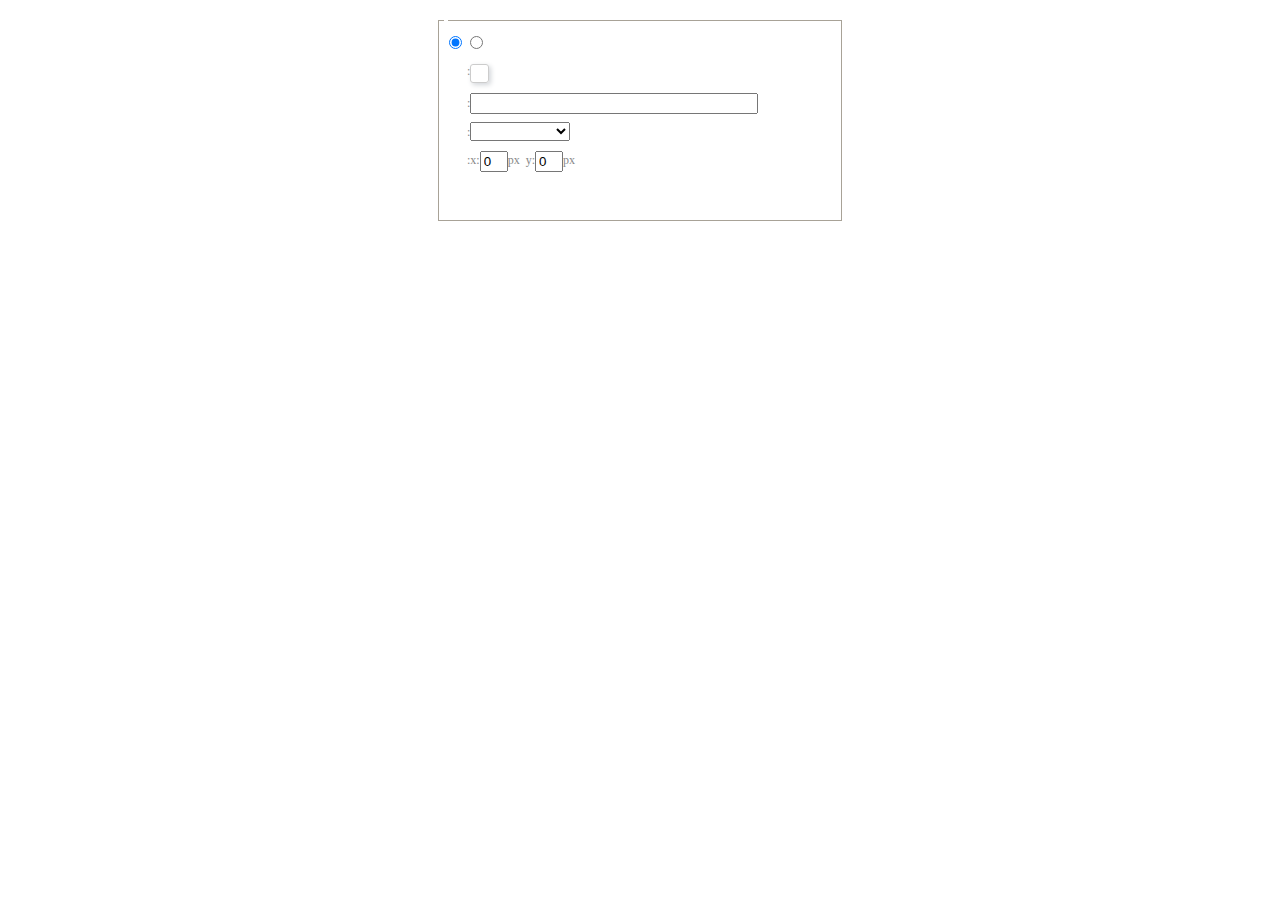
<file: js/ueditor/dialogs/background/background.html>
<!DOCTYPE HTML>
<html>
<head>
    <meta http-equiv="Content-Type" content="text/html;charset=utf-8"/>
    <script type="text/javascript" src="../internal.js"></script>
    <link rel="stylesheet" type="text/css" href="background.css">
</head>
<body>
    <div id="bg_container" class="wrapper">
        <div id="tabHeads" class="tabhead">
            <span class="focus" data-content-id="normal"><var id="lang_background_normal"></var></span>
            <span class="" data-content-id="imgManager"><var id="lang_background_local"></var></span>
        </div>
        <div id="tabBodys" class="tabbody">
            <div id="normal" class="panel focus">
                <fieldset class="bgarea">
                    <legend><var id="lang_background_set"></var></legend>
                    <div class="content">
                        <div>
                            <label><input id="nocolorRadio" class="iptradio" type="radio" name="t" value="none" checked="checked"><var id="lang_background_none"></var></label>
                            <label><input id="coloredRadio" class="iptradio" type="radio" name="t" value="color"><var id="lang_background_colored"></var></label>
                        </div>
                        <div class="wrapcolor pl">
                            <div class="color">
                                <var id="lang_background_color"></var>:
                            </div>
                            <div id="colorPicker"></div>
                            <div class="clear"></div>
                        </div>
                        <div class="wrapcolor pl">
                            <label><var id="lang_background_netimg"></var>:</label><input class="txt" type="text" id="url">
                        </div>
                        <div id="alignment" class="alignment">
                            <var id="lang_background_align"></var>:<select id="repeatType">
                                <option value="center"></option>
                                <option value="repeat-x"></option>
                                <option value="repeat-y"></option>
                                <option value="repeat"></option>
                                <option value="self"></option>
                            </select>
                        </div>
                        <div id="custom" >
                            <var id="lang_background_position"></var>:x:<input type="text" size="1" id="x" maxlength="4" value="0">px&nbsp;&nbsp;y:<input type="text" size="1" id="y" maxlength="4" value="0">px
                        </div>
                    </div>
                </fieldset>

            </div>
            <div id="imgManager" class="panel">
                <div id="imageList" style=""></div>
            </div>
        </div>
    </div>
    <script type="text/javascript" src="background.js"></script>
</body>
</html>
</file>
<file: css/style.css>
@charset "UTF-8";.logo,.logo img{vertical-align:middle}.table,table{border-spacing:0}.menu-item a,.table.table-toe td{white-space:nowrap;text-overflow:ellipsis}.dialog-mask,.transparent{filter:alpha(opacity=60);-khtml-opacity:.6}.f-toe,.menu-item a,.table.table-toe td{text-overflow:ellipsis}blockquote,body,button,caption,dd,div,dl,dt,fieldset,figure,form,h1,h2,h3,h4,h5,h6,hr,html,input,legend,li,menu,ol,p,pre,table,td,textarea,th,ul{margin:0;padding:0}address,article,aside,details,figcaption,figure,footer,header,hgroup,menu,nav,section{display:block}table{border-collapse:collapse}caption,th{text-align:left;font-weight:400}abbr,body,fieldset,html,iframe,img{border:0;-webkit-text-size-adjust:none}address,cite,dfn,em,i,var{font-style:normal}[hidefocus],summary{outline:0}li{list-style:none}h1,h2,h3,h4,h5,h6,small{font-size:100%}sub,sup{font-size:83%}code,kbd,pre,samp{font-family:inherit}q:after,q:before{content:none}textarea{overflow:auto;resize:none}label,summary{cursor:default}.tab-wrap,a,button{cursor:pointer}b,em,h1,h2,h3,h4,h5,h6,strong{font-weight:700}a,a:hover,del,ins,s,u{text-decoration:none}body,button,input,keygen,legend,select,textarea{color:#222;outline:0;font:14px/1.5 "Microsoft YaHei","\9ED1\4F53",Arial,sans-serif;font-weight:400;-webkit-font-smoothing:antialiased}@media screen and (-webkit-min-device-pixel-ratio:0){body,button,input,keygen,legend,select,textarea{font:14px/1.5 "Helvetica Neue","Hiragino Sans GB","Microsoft YaHei","\9ED1\4F53",Arial,sans-serif}}a{color:#459ae9}a:hover{text-decoration:underline}.transparent{-moz-opacity:.6;opacity:.6}body{background:#e7e8eb}.container,.header{background-color:#fff}.header{width:100%;height:60px;border-top:4px solid #44b549;border-bottom:1px solid #d9dadc}.header-wrap{width:1200px}.logo{width:auto;height:100%;line-height:60px}.container,.logo img{height:auto!important}.logo a{font-size:16px}.logo img{height:100%;max-height:100%}.user-info{width:auto;height:40px;padding-top:10px}.user-info .user-avatar,.user-info .user-avatar img{width:40px;height:40px}.user-action,.user-info .user-name{width:auto;height:40px;padding-left:10px}.user-info .user-name{line-height:20px;vertical-align:top}.user-info .user-name p{display:table-cell;vertical-align:middle}.main,.sub-title,.sub-title h2{vertical-align:top}.user-action{line-height:40px}.bd{width:1200px;height:auto;padding:36px 0 88px;display:table}.container{width:1200px;height:700px;min-height:700px;border:1px solid #d9dadc}.bread,.link-tabs{border-bottom:1px solid #e7e7eb}.sidebar{width:209px;display:table-cell;height:auto!important;height:100px;min-height:100px;border-right:1px solid #e7e7eb}.menu-box{width:100%;height:auto;padding-bottom:150px}.menu{padding:6px 0;border-top:1px solid #e7e7eb}.menu.no-extra{border-top:0;margin-top:13px}.menu-title{padding:0 30px;width:auto;color:#8d8d8d;line-height:34px}.menu-title i{padding-right:10px;color:#b2b2b2}.menu-item{width:100%;line-height:34px}.menu-item a{display:block;padding-left:58px;color:#222;text-decoration:none;overflow:hidden;word-wrap:normal}.menu-item a:hover{background-color:#f4f5f9}.menu-item.selected,.menu-item.selected a:hover{background:#44b549}.menu-item.selected a{color:#fff}.footer{padding:24px 0;background-color:#b8b9b9;color:#f1f1f1}.info-area,.table th{background-color:#f4f5f9}.footer .footer-link{width:1200px;color:#f1f1f1;font-size:12px}.footer .footer-link li{display:inline-block;color:#f1f1f1;line-height:1em;border-right:1px solid #f1f1f1;padding:0 1em}.footer .footer-link li a{color:#f1f1f1;font-size:12px}.footer .footer-link p{display:inline-block;padding:0 1em;font-size:12px}.main{display:table-cell;width:990px;height:200px}.main-bd{padding:20px 30px}.main-block{padding:15px 0}.page-title{padding:15px 30px 0;line-height:45px;font-size:16px}.bread,.link-tabs,.tab-wrap{line-height:40px}.page-title h2{font-weight:400;font-style:normal}.bread{padding:0 30px;color:#222}.bread a,.bread span{color:#8d8d8d}.bread span{padding:0 3px}.bread a:hover{color:#459ae9}.link-tabs .link-tab a,.tab-wrap .tab{text-align:center;padding:0 30px;color:#222;text-decoration:none}.link-tabs{width:100%;height:40px}.link-tabs .link-tab{float:left}.link-tabs .link-tab a{display:block;height:41px;width:auto}.link-tabs .link-tab a:hover{height:38px;border-bottom:3px solid #a0a3ab}.link-tabs .link-tab.selected a{height:38px;border-bottom:3px solid #44b549}.tab-group{width:100%;height:auto}.tab-wrap{width:100%;height:40px;border-bottom:1px solid #e7e7eb}.tab-wrap .tab{float:left;height:41px;width:auto}.info-area p,.table td span.divider{color:#8d8d8d}.tab-wrap .tab:hover{height:38px;border-bottom:3px solid #a0a3ab}.tab-wrap .tab.selected{height:38px;border-bottom:3px solid #44b549}.tab-body,.tab-body .tab-content{height:auto;width:100%}.tab-body .tab-content{display:none;overflow:hidden}.tab-body .tab-content.active{display:block}.btn,.btn-group,.sub-title h2{display:inline-block}.info-area{padding:9px 30px}.info-area p{line-height:1.6}.sub-title{width:100%;line-height:1em;padding-left:5px;border-left:4px solid #6b6b6b;margin:20px 0}.btn,.form-label{vertical-align:middle}.sub-title.sub-title-default{border-color:#fff}.sub-title.sub-title-primary{border-color:#337ab7}.sub-title.sub-title-info{border-color:#459ae9}.sub-title.sub-title-success{border-color:#44b549}.sub-title.sub-title-warning{border-color:#f0ad4e}.sub-title.sub-title-error{border-color:#d9534f}.table,.table td,.table th{border-bottom:1px solid #e7e7eb}.drop-menu,.table.table-border{border:1px solid #e7e7eb}.table-wrap{width:100%}.table{width:100%;border-top:1px solid #e7e7eb}.btn,.btn.btn-small{width:auto!important}.table td,.table th{padding:6px 20px;line-height:25px}.table td a{color:#222}.table td a:hover{color:#459ae9}.table td.td-empty{padding:30px 0;color:#8d8d8d;font-size:16px}.table.table-toe{table-layout:fixed}.table.table-toe td{overflow:hidden}.table.table-striped tr:nth-child(even){background:#fbfbfd}.btn,.form-input-box label.fileupload{line-height:30px;-webkit-appearance:normal;box-sizing:content-box;background-image:none;text-align:center;white-space:nowrap;cursor:pointer}.btn{width:60px;min-width:60px;height:30px;background-color:#fff;border:1px solid #e6e6e6;border-radius:3px;padding:0 12px;color:#222;margin:3px 2px}.btn:hover{text-decoration:none;background-color:#f2f2f2}input{-webkit-appearance:normal}.btn.btn-default{background-color:#44b549;border-color:#3a9b3f;color:#fff}.btn.btn-default:hover{background-color:#3da242}.btn.btn-primary{background-color:#337ab7;border-color:#2b679b;color:#fff}.btn.btn-primary:hover{background-color:#2d6da3}.btn.btn-info{background-color:#459ae9;border-color:#2589e5;color:#fff}.btn.btn-info:hover{background-color:#2e8ee6}.btn.btn-success{background-color:#44b549;border-color:#3a9b3f;color:#fff}.btn.btn-success:hover{background-color:#3da242}.btn.btn-warning{background-color:#f0ad4e;border-color:#ed9e2d;color:#fff}.btn.btn-warning:hover{background-color:#eea236}.btn.btn-error{background-color:#d9534f;border-color:#d33632;color:#fff}.btn.btn-error:hover{background-color:#d43f3a}.btn.btn-small{height:18px;line-height:18px;width:20px;min-width:20px;padding:0 5px;font-size:14px}.btn.btn-short{width:auto!important;width:40px;min-width:40px;font-size:14px}.btn-group{width:auto;overflow:hidden}.btn-group .btn{margin:0;float:left;border-radius:0;overflow:hidden}.btn-group .btn:not(:first-child){margin-left:-1px}.btn-group .btn:first-child{border-top-left-radius:3px;border-bottom-left-radius:3px}.btn-group .btn:last-child{border-top-right-radius:3px;border-bottom-right-radius:3px}.btn-group.btn-group-vertical{display:inline-block;width:auto}.btn-group.btn-group-vertical .btn{border-radius:0;margin:0;display:block;width:auto;float:none}.btn-group.btn-group-vertical .btn:not(:first-child){margin-left:0;margin-top:-1px}.btn-group.btn-group-vertical .btn:first-child{border-top-left-radius:3px;border-top-right-radius:3px}.btn-group.btn-group-vertical .btn:last-child{border-bottom-left-radius:3px;border-bottom-right-radius:3px}.btn-group.drop-group{position:relative;overflow:visible}.f-oh,.f-pre,.f-ti,.f-toe,pre{overflow:hidden}.btn-group.drop-group .btn:nth-last-child(2){border-top-right-radius:3px;border-bottom-right-radius:3px}.btn.dropdown-toggle{width:auto!important;width:0;min-width:0;padding:0 8px}.drop-menu{position:absolute;width:auto;padding:10px 0;border-radius:4px;background-color:#fff;top:34px;left:0;display:none;z-index:1000}.drop-menu li,.drop-menu.drop-active{display:block}.drop-menu li{white-space:nowrap;padding:5px 10px}.drop-menu li:hover{background-color:#f4f5f9}.form-block .form-group,.form-label,.form-radio-check-box,.form-textarea-box{display:inline-block}.form-block{width:100%;height:auto;padding:18px 0}.form-block .form-group{padding-right:20px}.form-label{padding-right:10px}.form-input-box input[type=text],.form-input-box input[type=password],.form-input-box input[type=number]{border:1px solid #e7e7eb;vertical-align:middle;width:278px;padding:4px 10px;border-radius:4px;background-color:transparent;outline:0;height:22px;line-height:22px}.form-input-box.form-shadow input:focus,.form-textarea-box.form-shadow textarea:focus{border-color:#459ae9;outline:0;outline:0\9;-webkit-box-shadow:0 0 8px rgba(82,168,236,.6);box-shadow:0 0 8px #459ae9}.form-input-box.form-error input,.form-textarea-box.form-error textarea{border-color:#d9534f;outline:0;outline:0\9;-webkit-box-shadow:0 0 6px #d9534f;box-shadow:0 0 6px #d9534f}.form-input-box.form-success input,.form-textarea-box.form-success textarea{border-color:#44b549;outline:0;outline:0\9;-webkit-box-shadow:0 0 6px #44b549;box-shadow:0 0 6px #44b549}.form-input-box.form-warning input,.form-textarea-box.form-warning textarea{border-color:#f0ad4e;outline:0;outline:0\9;-webkit-box-shadow:0 0 6px #f0ad4e;box-shadow:0 0 6px #f0ad4e}.form-input-box.disabled input{background-color:#f4f5f9}.form-input-box.size-small input{width:128px}.form-input-box.size-large input{width:578px}.form-textarea-box{vertical-align:top;width:auto;height:auto;position:relative}.form-textarea-box textarea{float:left;width:578px;border:1px solid #e7e7eb;padding:8px 10px;border-radius:4px}.form-radio-check-box label{display:inline-block;vertical-align:middle;padding-right:30px}.form-radio-check-box label input[type=radio],.form-radio-check-box label input[type=checkbox]{vertical-align:middle;margin-right:5px;margin-top:-2px}.form-radio-check-box.form-vertical label{display:block;padding-bottom:8px;padding-right:0}.form-input-date input[type=text],.form-input-date input[type=password],.form-input-date input[type=number]{padding-right:30px;width:258px}.form-input-date.size-small input[type=text],.form-input-date.size-small input[type=password],.form-input-date.size-small input[type=number]{padding-right:30px;width:108px}.form-input-date.size-large input[type=text],.form-input-date.size-large input[type=password],.form-input-date.size-large input[type=number]{padding-right:30px;width:558px}.form-select-box{display:inline-block;width:auto;width:278px;height:30px;border:1px solid #e7e7eb;border-radius:4px;padding:0 10px}.form-select-box select{width:100%;height:22px;margin:4px 0;border:0;vertical-align:middle}.form-select-box.size-large{width:578px}.form-select-box.size-small{width:128px}.form-input-box,.form-select-box.size-auto{width:auto}.form-tips{display:inline-block;font-size:12px;padding-left:5px}.form-textarea-box .form-tips{vertical-align:top}.form-tips-down .form-tips{position:absolute;left:0;bottom:-22px}.form-input-box,.form-input-box label.fileupload{display:inline-block;height:30px;position:relative}.form-input-box label.fileupload{width:auto!important;width:60px;min-width:60px;background-color:#fff;border:1px solid #e6e6e6;border-radius:3px;padding:0 12px;color:#222;vertical-align:middle;margin:3px 2px}.form-input-box label.fileupload:hover{text-decoration:none;background-color:#f2f2f2}.form-input-box label.fileupload input[type=file]{position:absolute;width:100%;height:100%;left:0;top:0;display:none}.badge,.page-con,.page-con .page-go-area,.page-con .page-nav-area,.page-con .page-nav-area a{display:inline-block}.dialog-mask{background-color:#000;position:absolute;width:100%;left:0;top:0;-moz-opacity:.6;opacity:.6}.dialog{background:#fff;position:absolute}.dialog-foot,.dialog-head,.page-con .page-nav-area a:hover{background-color:#f4f5f9}.dialog-head{padding:0 20px;line-height:52px;height:52px;position:relative}.dialog-head h2{font-size:1.2em;font-weight:400}.dialog-head .dialog-close{position:absolute;width:20px;height:20px;right:20px;top:16px;line-height:20px;text-align:center;font-size:1.5em;color:#e7e7eb;font-weight:lighter;cursor:pointer}.badge,pre{position:relative}.dialog-head .dialog-close:hover{color:#8d8d8d}.dialog-foot{height:auto;width:100%;padding:20px 0;text-align:center}.dialog-foot .btn{margin:0 20px}.dialog-body{padding:15px 20px}.page-wrap{width:100%;padding:20px 0}.page-con .page-nav-area a{height:30px;width:30px;text-align:center;line-height:30px;border:1px solid #e7e7eb;border-radius:3px;font-size:18px;color:#8d8d8d;vertical-align:middle}.badge,.f-fs12{font-size:12px}.page-con .page-nav-area .page-num{display:inline-block;padding:0 5px;vertical-align:middle}.page-con .page-go-area{padding-left:10px}.page-con .page-go-area input{width:65px;height:22px;padding:4px 5px;border:1px solid #e7e7eb;border-radius:3px;text-align:center}.badge{min-width:10px;vertical-align:middle;padding:4px 7px 3px 5px;color:#fff;line-height:1;background:#777;white-space:nowrap;border-radius:10px;text-align:center;font-weight:600;margin:0 4px;top:-2px}.badge.badge-default{background-color:#fff;color:#222}.badge.badge-primary{background-color:#337ab7}.badge.badge-info{background-color:#459ae9}.badge.badge-success{background-color:#44b549}.badge.badge-warning{background-color:#f0ad4e}.badge.badge-error{background-color:#d9534f}pre{padding:20px 30px;margin:20px 0;background-color:#f5f5f7;border-radius:4px;line-height:2em}.code-type{position:absolute;top:0;right:0;padding:0 10px;background-color:#d9d9df;border-bottom-left-radius:4px}.f-pr,.f-prz{position:relative}.f-cb:after,.f-cbli li:after{display:block;clear:both;visibility:hidden;height:0;overflow:hidden;content:"."}.f-cb,.f-cbli li{zoom:1}.f-ib{display:inline-block}.f-dn{display:none}.f-db{display:block}.f-dt{display:table}.f-dtc{display:table-cell}.f-fl{float:left}.f-fr{float:right}.f-prz{zoom:1}.f-ff0{font-family:arial,\5b8b\4f53}.f-ff1{font-family:\5fae\8f6f\96c5\9ed1,arial,\5b8b\4f53}.f-fs13{font-size:13px}.f-fs14{font-size:14px}.f-fs16{font-size:16px}.f-fs18{font-size:14px}.f-fs20{font-size:20px}.f-fs24{font-size:24px}.f-lh36{line-height:36px}.f-lh28{line-height:28px}.f-ma{margin:auto}.f-fwn{font-weight:400}.f-fwb{font-weight:700}.f-tal{text-align:left}.f-tac{text-align:center}.f-tar{text-align:right}.f-taj{text-align:justify;text-justify:inter-ideograph}.f-vam,.f-vama *{vertical-align:middle}.f-vat{vertical-align:top}.f-wsn{word-wrap:normal;white-space:nowrap}.f-pre,.f-wwb{word-wrap:break-word;word-break:break-all}.f-pre{text-align:left;white-space:pre-wrap}.f-wwb{white-space:normal}.f-ti{text-indent:-30000px}.f-ti2{text-indent:2em}.f-lhn{line-height:normal}.f-tdu,.f-tdu:hover{text-decoration:underline}.f-tdn,.f-tdn:hover{text-decoration:none}.f-toe{word-wrap:normal;white-space:nowrap}.f-csp{cursor:pointer}.f-csd{cursor:default}.f-csh{cursor:help}.f-csm{cursor:move}.f-usn{-webkit-user-select:none;-moz-user-select:none;-ms-user-select:none;-o-user-select:none;user-select:none}.f-mt5{margin-top:5px}.f-mt10{margin-top:10px}.f-mt15{margin-top:15px}.f-mt20{margin-top:20px}.f-mt25{margin-top:25px}.f-mt30{margin-top:30px}.f-mt35{margin-top:35px}.f-mt40{margin-top:40px}.f-pt5{padding-top:5px}.f-pt10{padding-top:10px}.f-pt15{padding-top:15px}.f-pt20{padding-top:20px}.f-pt25{padding-top:25px}.f-pt30{padding-top:30px}.f-pt35{padding-top:35px}.f-pt40{padding-top:40px}.f-w1{width:1em}.f-w2{width:2em}.f-w3{width:3em}.f-w4{width:4em}.f-w5{width:5em}.f-w6{width:6em}.f-w7{width:7em}.f-w8{width:8em}.f-w9{width:9em}.f-w10{width:10em}.f-w11{width:11em}.f-w12{width:12em}.f-w13{width:13em}.f-w14{width:14em}.f-w15{width:15em}.f-bt{border-top:1px solid #e7e7eb}.f-br{border-right:1px solid #e7e7eb}.f-bb{border-bottom:1px solid #e7e7eb}.f-bl{border-left:1px solid #e7e7eb}.c-default{color:#fff}.c-primary{color:#337ab7}.c-info{color:#459ae9}.c-success{color:#44b549}.c-warning{color:#f0ad4e}.c-error{color:#d9534f}.c-gray{color:#8d8d8d}
/*# sourceMappingURL=style.css.map */
</file>
<file: js/ueditor/dialogs/background/background.css>
.wrapper{ width: 424px;margin: 10px auto; zoom:1;position: relative}
.tabbody{height:225px;}
.tabbody .panel { position: absolute;width:100%; height:100%;background: #fff; display: none;}
.tabbody .focus { display: block;}

body{font-size: 12px;color: #888;overflow: hidden;}
input,label{vertical-align:middle}
.clear{clear: both;}
.pl{padding-left: 18px;padding-left: 23px\9;}

#imageList {width: 420px;height: 215px;margin-top: 10px;overflow: hidden;overflow-y: auto;}
#imageList div {float: left;width: 100px;height: 95px;margin: 5px 10px;}
#imageList img {cursor: pointer;border: 2px solid white;}

.bgarea{margin: 10px;padding: 5px;height: 84%;border: 1px solid #A8A297;}
.content div{margin: 10px 0 10px 5px;}
.content .iptradio{margin: 0px 5px 5px 0px;}
.txt{width:280px;}

.wrapcolor{height: 19px;}
div.color{float: left;margin: 0;}
#colorPicker{width: 17px;height: 17px;border: 1px solid #CCC;display: inline-block;border-radius: 3px;box-shadow: 2px 2px 5px #D3D6DA;margin: 0;float: left;}
div.alignment,#custom{margin-left: 23px;margin-left: 28px\9;}
#custom input{height: 15px;min-height: 15px;width:20px;}
#repeatType{width:100px;}


/* 图片管理样式 */
#imgManager {
    width: 100%;
    height: 225px;
}
#imgManager #imageList{
    width: 100%;
    overflow-x: hidden;
    overflow-y: auto;
}
#imgManager ul {
    display: block;
    list-style: none;
    margin: 0;
    padding: 0;
}
#imgManager li {
    float: left;
    display: block;
    list-style: none;
    padding: 0;
    width: 113px;
    height: 113px;
    margin: 9px 0 0 19px;
    background-color: #eee;
    overflow: hidden;
    cursor: pointer;
    position: relative;
}
#imgManager li.clearFloat {
    float: none;
    clear: both;
    display: block;
    width:0;
    height:0;
    margin: 0;
    padding: 0;
}
#imgManager li img {
    cursor: pointer;
}
#imgManager li .icon {
    cursor: pointer;
    width: 113px;
    height: 113px;
    position: absolute;
    top: 0;
    left: 0;
    z-index: 2;
    border: 0;
    background-repeat: no-repeat;
}
#imgManager li .icon:hover {
    width: 107px;
    height: 107px;
    border: 3px solid #1094fa;
}
#imgManager li.selected .icon {
    background-image: url(images/success.png);
    background-position: 75px 75px;
}
#imgManager li.selected .icon:hover {
    width: 107px;
    height: 107px;
    border: 3px solid #1094fa;
    background-position: 72px 72px;
}
</file>
